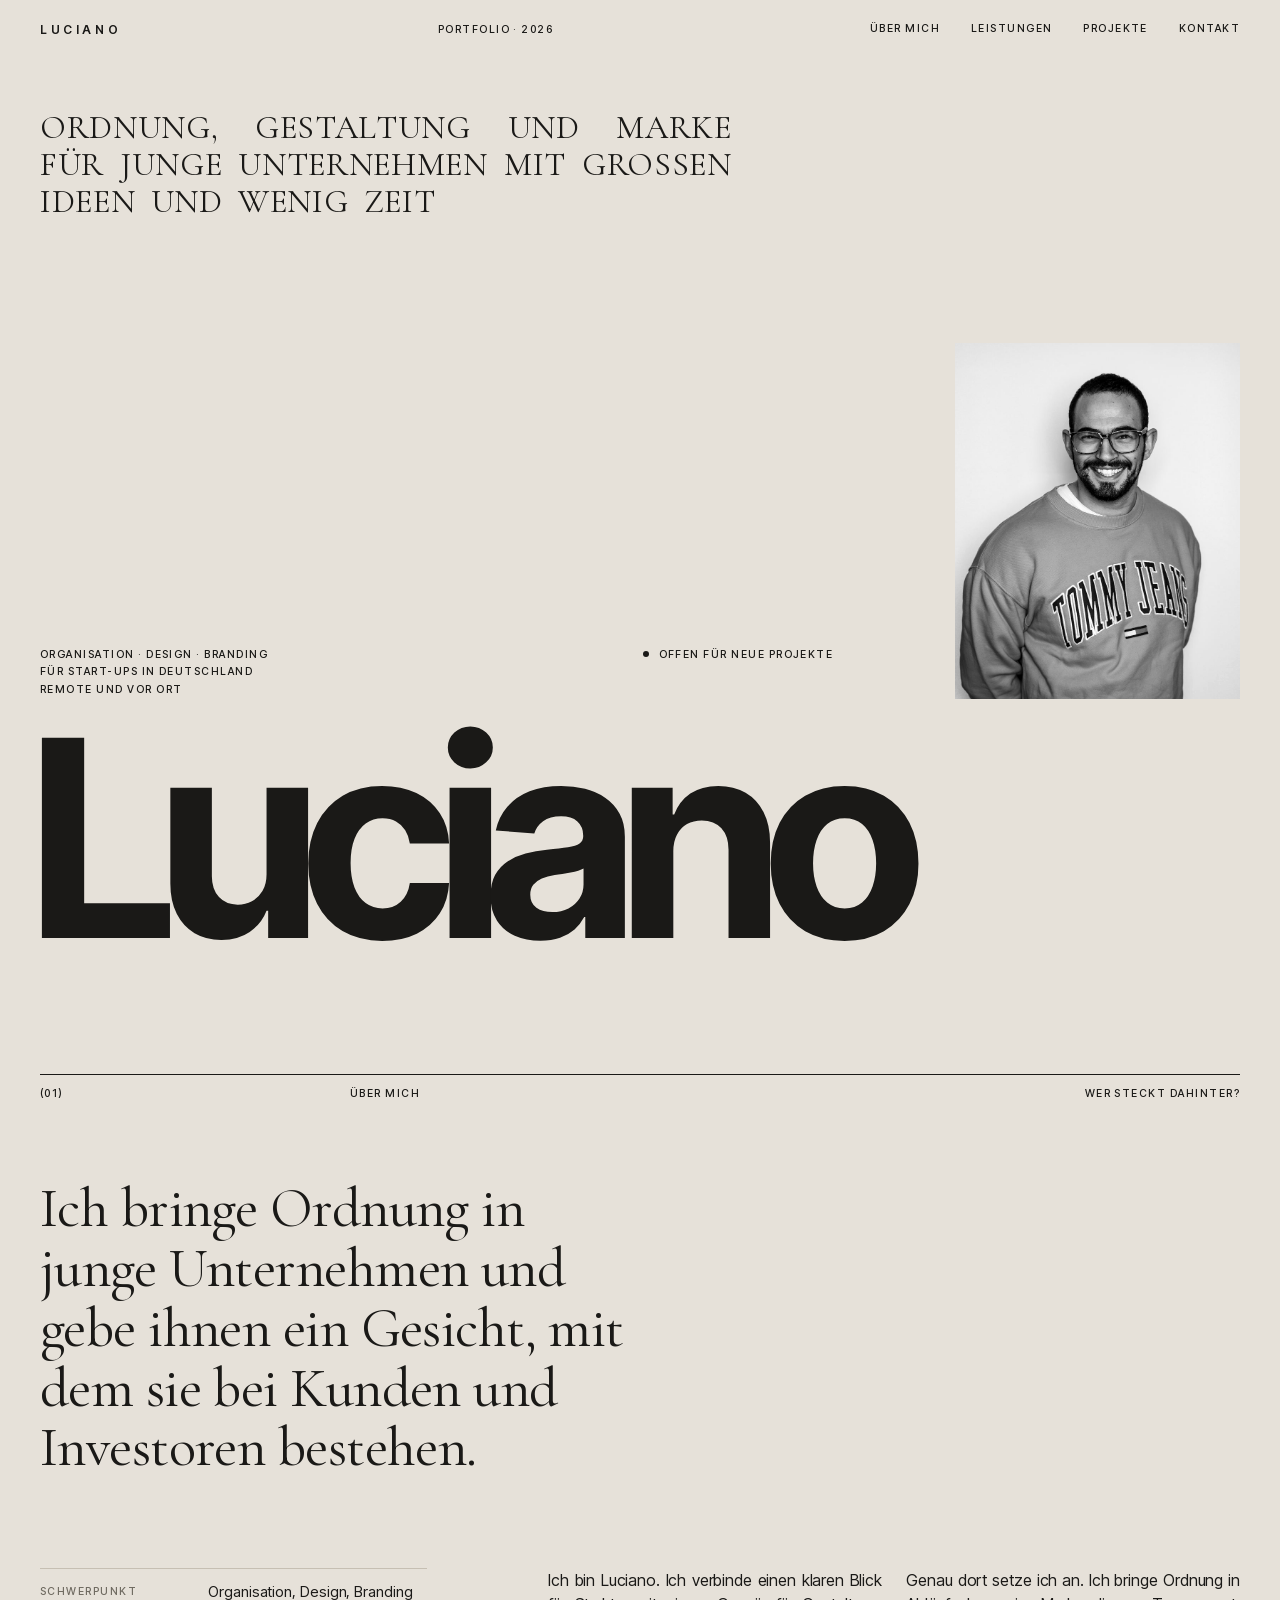
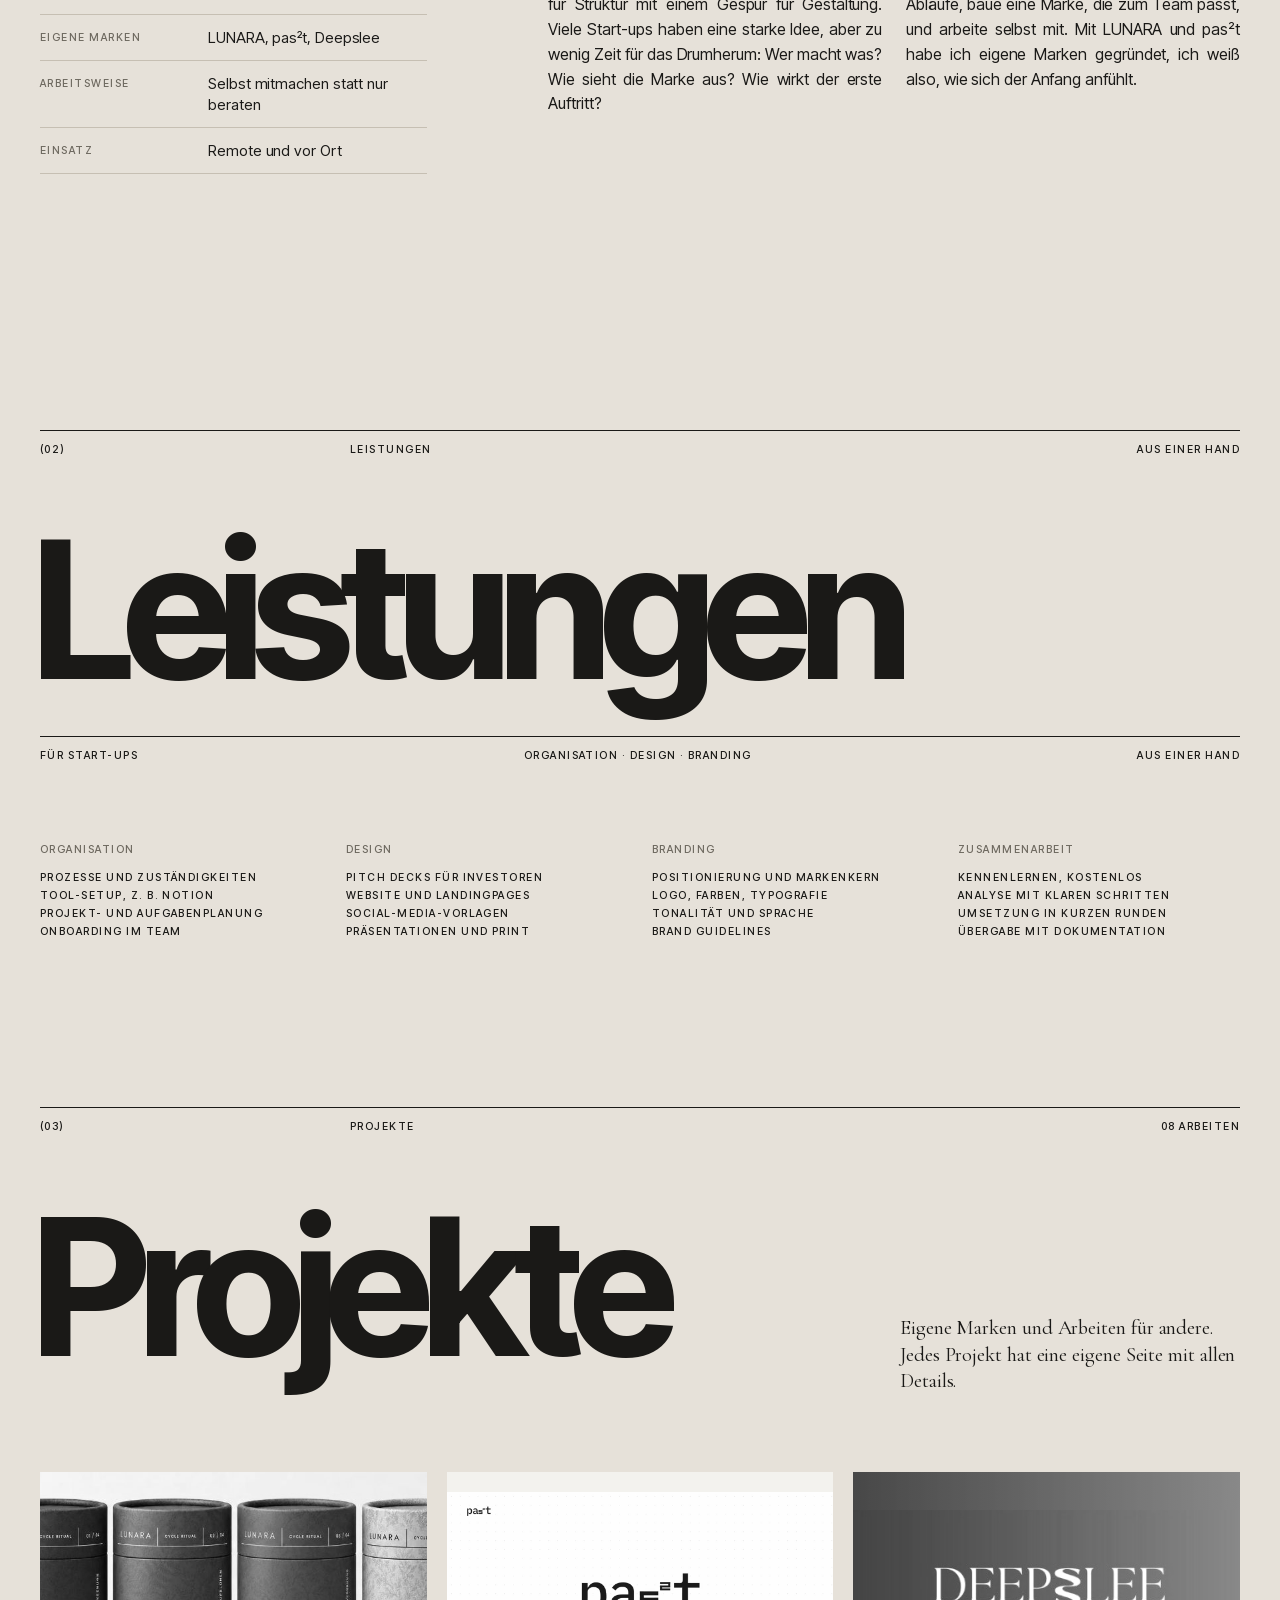
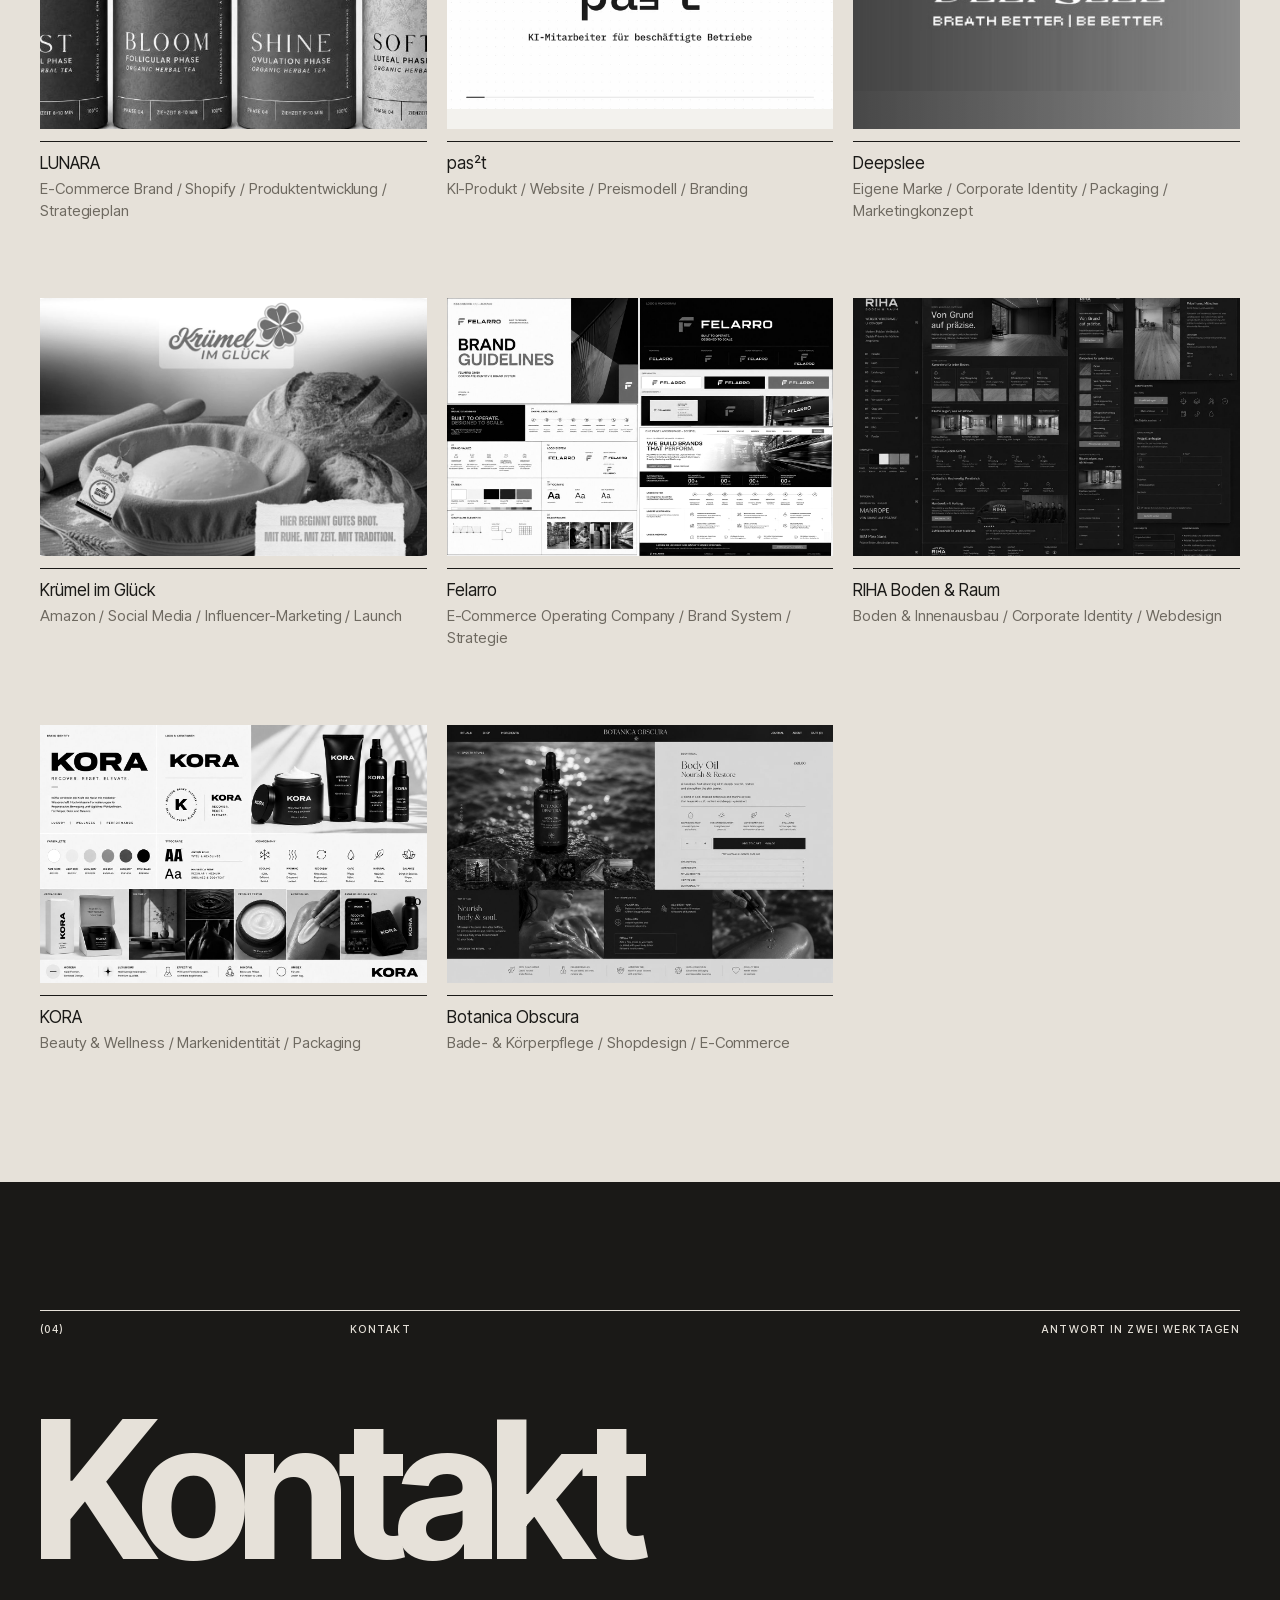
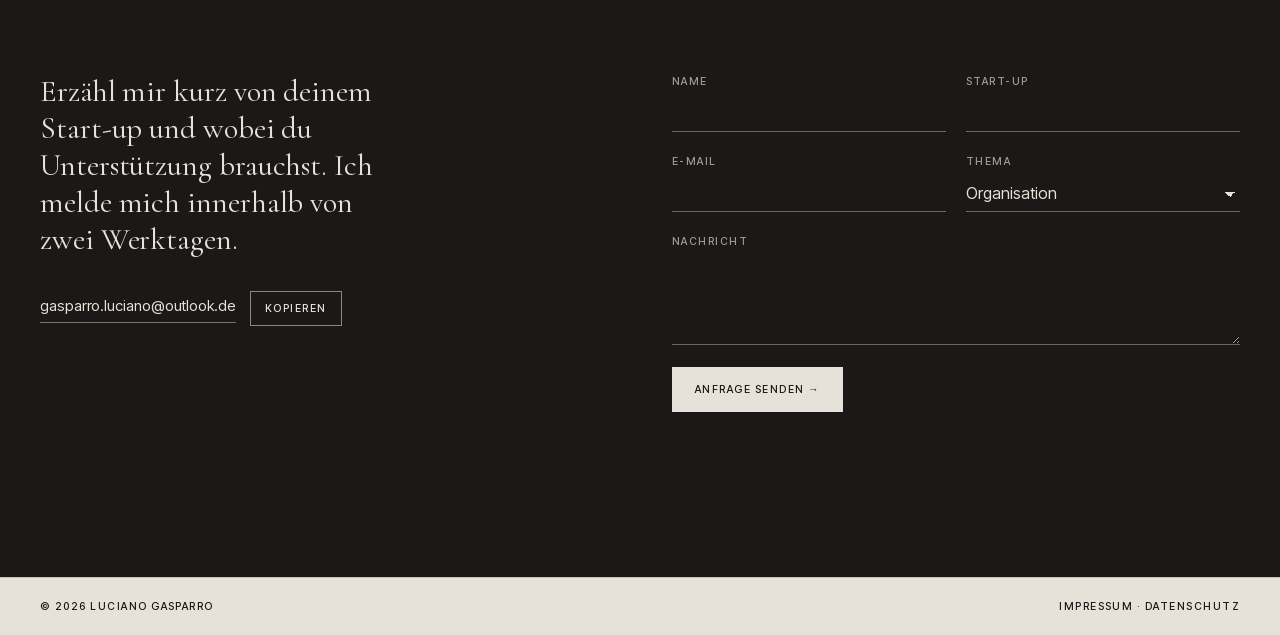
<file: index.html>
<!doctype html>
<html lang="de">
<head>
<meta charset="utf-8">
<meta name="viewport" content="width=device-width, initial-scale=1, viewport-fit=cover">
<title>Luciano Portfolio</title>
<meta name="claude:viewport-fit-sides" content="cover">
<meta name="description" content="Luciano unterstützt Start-ups bei Organisation, Design und Branding.">
<link rel="stylesheet" href="assets/fonts/fonts.css">
<link rel="stylesheet" href="assets/site.css">
<link rel="stylesheet" href="assets/editorial.css">
</head>
<body>
<header class="e-top">
  <div class="e-wrap e-top-row">
    <a class="e-logo" href="#start">Luciano</a>
    <span class="e-mini e-hide-s">Portfolio · 2026</span>
    <nav class="e-nav" aria-label="Hauptnavigation">
      <a href="#ueber-mich">Über mich</a>
      <a href="#leistungen">Leistungen</a>
      <a href="#projekte">Projekte</a>
      <a href="#kontakt">Kontakt</a>
    </nav>
  </div>
</header>

<main id="start">

  <!-- 1 · Titelblatt -->
  <section class="e-cover">
    <div class="e-wrap e-cover-grid">
      <p class="e-spaced">Ordnung, Gestaltung und Marke für junge Unternehmen mit großen Ideen und wenig Zeit</p>
      <figure class="e-cover-img">
        <img src="assets/lui.jpg" alt="Porträt von Luciano in Schwarz-Weiß" width="800" height="1200">
      </figure>
      <div class="e-cover-notes">
        <p class="e-mini">Organisation · Design · Branding<br>für Start-ups in Deutschland<br>remote und vor Ort</p>
        <p class="e-mini e-right"><span class="e-dot" aria-hidden="true"></span> Offen für neue Projekte</p>
      </div>
    </div>
    <div class="e-wrap"><h1 class="e-giant" aria-label="Luciano">Luciano</h1></div>
  </section>

  <!-- 2 · Über mich, rein typografisch -->
  <section class="e-about" id="ueber-mich">
    <div class="e-wrap">
      <div class="e-sec-head"><span class="e-mini">(01)</span><span class="e-mini">Über mich</span><span class="e-mini e-hide-s">Wer steckt dahinter?</span></div>
      <p class="e-statement">Ich bringe Ordnung in junge Unternehmen und gebe ihnen ein Gesicht, mit dem sie bei Kunden und Investoren bestehen.</p>
      <div class="e-about-grid">
        <dl class="e-facts">
          <div><dt>Schwerpunkt</dt><dd>Organisation, Design, Branding</dd></div>
          <div><dt>Eigene Marken</dt><dd>LUNARA, pas²t, Deepslee</dd></div>
          <div><dt>Arbeitsweise</dt><dd>Selbst mitmachen statt nur beraten</dd></div>
          <div><dt>Einsatz</dt><dd>Remote und vor Ort</dd></div>
        </dl>
        <div class="e-about-txt">
          <p>Ich bin Luciano. Ich verbinde einen klaren Blick für Struktur mit einem Gespür für Gestaltung. Viele Start-ups haben eine starke Idee, aber zu wenig Zeit für das Drumherum: Wer macht was? Wie sieht die Marke aus? Wie wirkt der erste Auftritt?</p>
          <p>Genau dort setze ich an. Ich bringe Ordnung in Abläufe, baue eine Marke, die zum Team passt, und arbeite selbst mit. Mit LUNARA und pas²t habe ich eigene Marken gegründet, ich weiß also, wie sich der Anfang anfühlt.</p>
        </div>
      </div>
    </div>
  </section>

  <!-- 3 · Leistungen, Layout wie ein Angebot -->
  <section class="e-sheet" id="leistungen">
    <div class="e-wrap">
      <div class="e-sec-head"><span class="e-mini">(02)</span><span class="e-mini">Leistungen</span><span class="e-mini e-hide-s">Aus einer Hand</span></div>
      <h2 class="e-giant e-giant-2">Leistungen</h2>
      <div class="e-under">
        <span class="e-mini">Für Start-ups</span>
        <span class="e-mini">Organisation · Design · Branding</span>
        <span class="e-mini e-hide-s">Aus einer Hand</span>
      </div>
      <div class="e-cols e-cols-after">
        <div>
          <p class="e-mini e-soft">Organisation</p>
          <p class="e-mini">Prozesse und Zuständigkeiten<br>Tool-Setup, z. B. Notion<br>Projekt- und Aufgabenplanung<br>Onboarding im Team</p>
        </div>
        <div>
          <p class="e-mini e-soft">Design</p>
          <p class="e-mini">Pitch Decks für Investoren<br>Website und Landingpages<br>Social-Media-Vorlagen<br>Präsentationen und Print</p>
        </div>
        <div>
          <p class="e-mini e-soft">Branding</p>
          <p class="e-mini">Positionierung und Markenkern<br>Logo, Farben, Typografie<br>Tonalität und Sprache<br>Brand Guidelines</p>
        </div>
        <div>
          <p class="e-mini e-soft">Zusammenarbeit</p>
          <p class="e-mini">Kennenlernen, kostenlos<br>Analyse mit klaren Schritten<br>Umsetzung in kurzen Runden<br>Übergabe mit Dokumentation</p>
        </div>
      </div>
    </div>
  </section>

  <!-- 4 · Projekte -->
  <section class="e-work" id="projekte">
    <div class="e-wrap">
      <div class="e-sec-head"><span class="e-mini">(03)</span><span class="e-mini">Projekte</span><span class="e-mini e-hide-s">08 Arbeiten</span></div>
      <div class="e-work-head">
        <h2 class="e-giant e-giant-2">Projekte</h2>
        <p class="e-serif">Eigene Marken und Arbeiten für andere. Jedes Projekt hat eine eigene Seite mit allen Details.</p>
      </div>
      <div class="e-grid" id="project-list"></div>
    </div>
  </section>

  <!-- 5 · Kontakt -->
  <section class="e-dark e-contact" id="kontakt">
    <div class="e-wrap">
      <div class="e-sec-head"><span class="e-mini">(04)</span><span class="e-mini">Kontakt</span><span class="e-mini e-hide-s">Antwort in zwei Werktagen</span></div>
      <h2 class="e-giant e-giant-2">Kontakt</h2>
      <div class="e-contact-grid">
        <div>
          <p class="e-serif e-serif-l">Erzähl mir kurz von deinem Start-up und wobei du Unterstützung brauchst. Ich melde mich innerhalb von zwei Werktagen.</p>
          <div class="e-mail">
            <code id="mail-addr">gasparro.luciano@outlook.de</code>
            <button type="button" id="copy-mail">Kopieren</button>
          </div>
        </div>
        <form class="e-form" id="contact-form" novalidate>
          <label for="f-name">Name<input id="f-name" name="name" autocomplete="name" required></label>
          <label for="f-firma">Start-up<input id="f-firma" name="firma" autocomplete="organization"></label>
          <label for="f-mail">E-Mail<input id="f-mail" name="email" type="email" autocomplete="email" required></label>
          <label for="f-thema">Thema
            <select id="f-thema" name="thema">
              <option>Organisation</option>
              <option>Design</option>
              <option>Branding</option>
              <option>Mehreres davon</option>
            </select>
          </label>
          <label for="f-msg" class="e-full">Nachricht<textarea id="f-msg" name="nachricht" required></textarea></label>
          <button class="e-send" type="submit">Anfrage senden →</button>
          <p class="e-mini e-note" id="f-note" role="status"></p>
        </form>
      </div>
    </div>
  </section>
</main>

<footer class="e-foot">
  <div class="e-wrap e-top-row">
    <span class="e-mini">© <span id="year">2026</span> Luciano Gasparro</span>
    <span class="e-mini"><a href="impressum.html">Impressum</a> · <a href="datenschutz.html">Datenschutz</a></span>
  </div>
</footer>

<script>
/* Neue Projekte einfach hier ergänzen. */
const PROJECTS = [
  { title: "LUNARA", niche: "E-Commerce Brand / Shopify / Produktentwicklung / Strategieplan", image: "assets/projekte/lunara/set.jpg", link: "projekte/lunara.html" },
  { title: "pas²t", niche: "KI-Produkt / Website / Preismodell / Branding", image: "assets/projekte/pas2t/demo-poster.jpg", link: "projekte/pas2t.html" },
  { title: "Deepslee", niche: "Eigene Marke / Corporate Identity / Packaging / Marketingkonzept", image: "assets/projekte/deepslee/start.jpg", link: "projekte/deepslee.html" },
  { title: "Krümel im Glück", niche: "Amazon / Social Media / Influencer-Marketing / Launch", image: "assets/projekte/kruemel/1.jpg", link: "projekte/kruemel-im-glueck.html" },
  { title: "Felarro", niche: "E-Commerce Operating Company / Brand System / Strategie", image: "assets/projekte/felarro/guidelines.jpg", link: "projekte/felarro.html" },
  { title: "RIHA Boden & Raum", niche: "Boden & Innenausbau / Corporate Identity / Webdesign", image: "assets/projekte/riha/web.jpg", link: "projekte/riha.html" },
  { title: "KORA", niche: "Beauty & Wellness / Markenidentität / Packaging", image: "assets/projekte/kora/board.jpg", link: "projekte/kora.html" },
  { title: "Botanica Obscura", niche: "Bade- & Körperpflege / Shopdesign / E-Commerce", image: "assets/projekte/botanica/oil.jpg", link: "projekte/botanica-obscura.html" }
];

const list = document.getElementById("project-list");
PROJECTS.forEach((p, i) => {
  const a = document.createElement("a");
  a.className = "e-item";
  a.href = p.link;
  const fig = document.createElement("div"); fig.className = "e-thumb";
  const img = document.createElement("img"); img.src = p.image; img.alt = p.title; img.loading = "lazy";
  fig.appendChild(img);
  const cap = document.createElement("div"); cap.className = "e-cap";
  const t = document.createElement("span"); t.className = "e-cap-t"; t.textContent = p.title;
  const n = document.createElement("span"); n.className = "e-cap-n"; n.textContent = p.niche;
  cap.append(t, n);
  a.append(fig, cap);
  list.appendChild(a);
});

document.getElementById("year").textContent = new Date().getFullYear();

const addr = document.getElementById("mail-addr").textContent.trim();
document.getElementById("copy-mail").addEventListener("click", e => {
  const btn = e.currentTarget;
  navigator.clipboard.writeText(addr).then(() => { btn.textContent = "Kopiert"; })
    .catch(() => { const r = document.createRange(); r.selectNodeContents(document.getElementById("mail-addr")); const s = getSelection(); s.removeAllRanges(); s.addRange(r); btn.textContent = "Markiert"; });
});

document.getElementById("contact-form").addEventListener("submit", e => {
  e.preventDefault();
  const f = e.target, note = document.getElementById("f-note");
  if (!f.name.value.trim() || !f.email.value.includes("@") || !f.nachricht.value.trim()) {
    note.textContent = "Bitte Name, eine gültige E-Mail und eine Nachricht ausfüllen.";
    return;
  }
  const body = `Name: ${f.name.value}\nStart-up: ${f.firma.value}\nE-Mail: ${f.email.value}\nThema: ${f.thema.value}\n\n${f.nachricht.value}`;
  location.href = `mailto:${addr}?subject=${encodeURIComponent("Anfrage: " + f.thema.value)}&body=${encodeURIComponent(body)}`;
  note.textContent = `Dein E-Mail-Programm sollte sich jetzt öffnen. Falls nicht, schreib direkt an ${addr}.`;
});
</script>
</body>
</html>
</file>
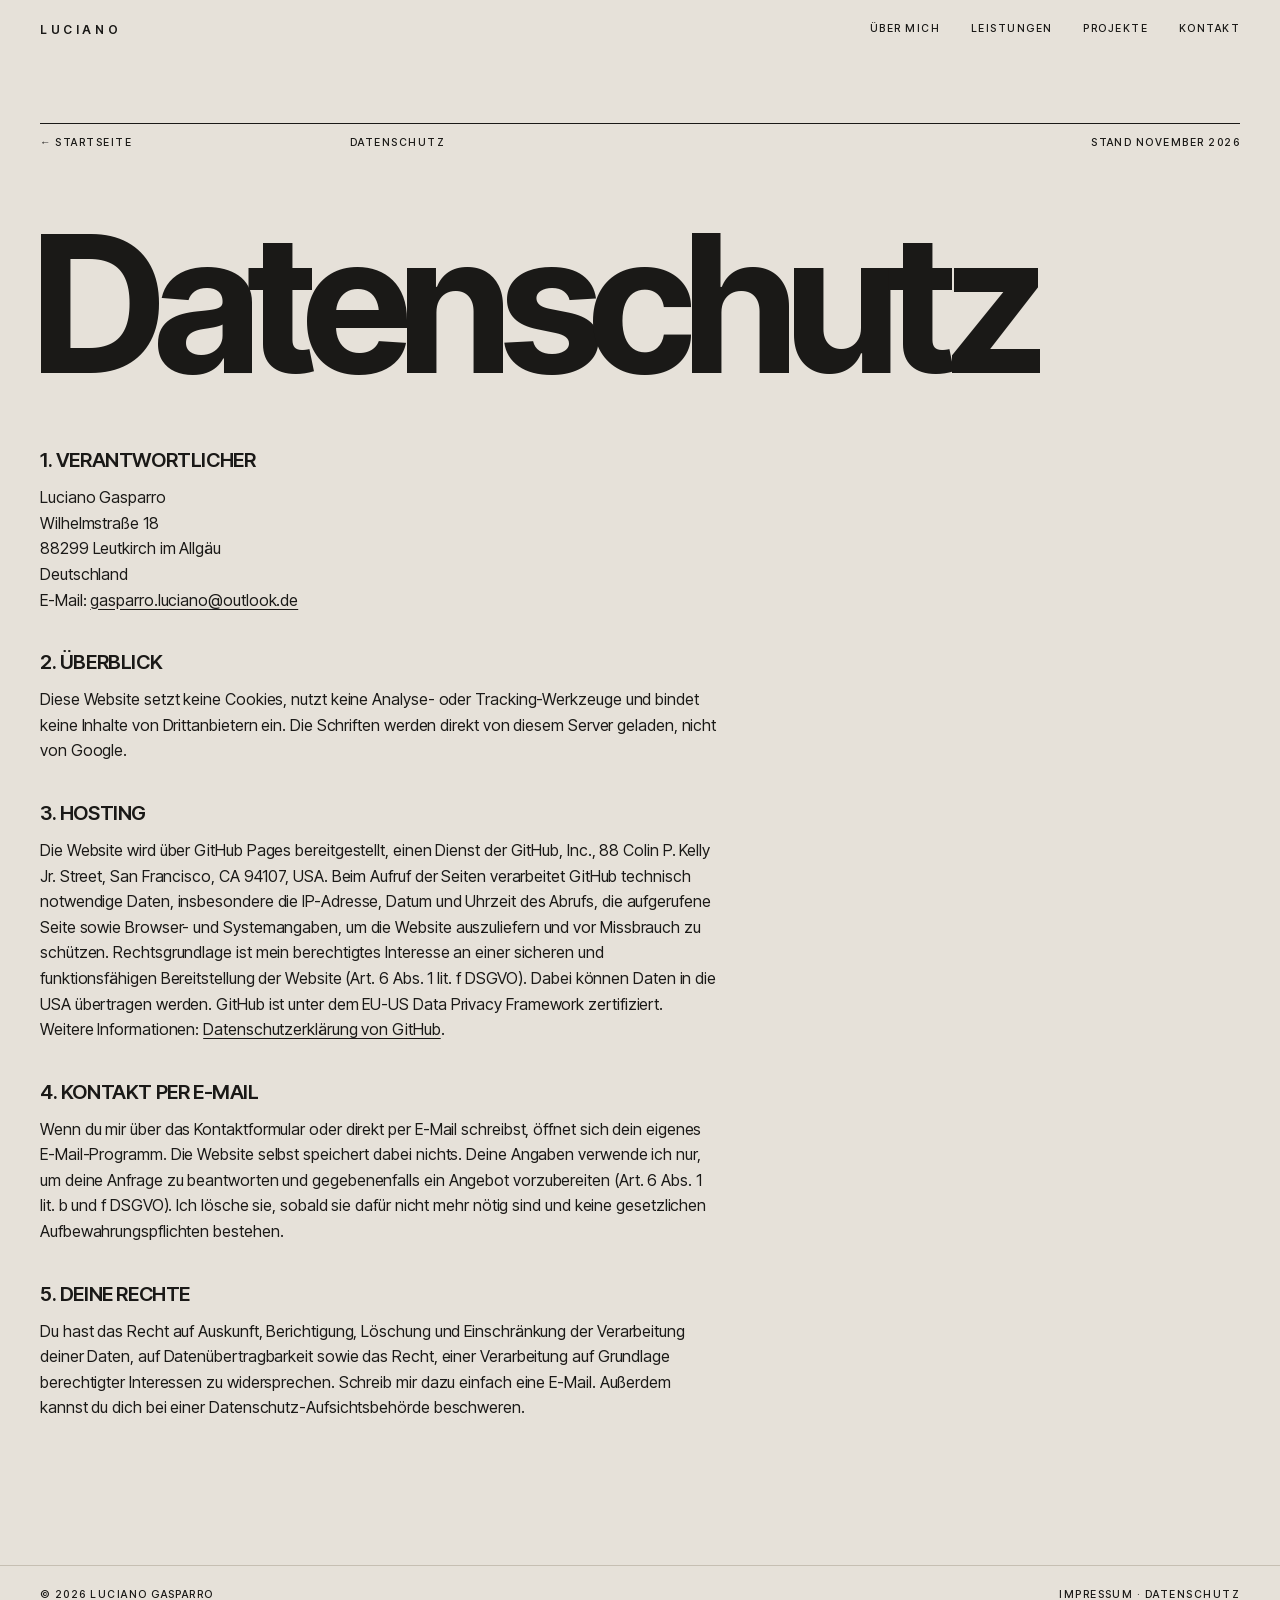
<file: datenschutz.html>
<!doctype html>
<html lang="de">
<head>
<meta charset="utf-8">
<meta name="viewport" content="width=device-width, initial-scale=1, viewport-fit=cover">
<title>Datenschutz · Luciano Gasparro</title>
<meta name="robots" content="noindex">
<link rel="stylesheet" href="assets/fonts/fonts.css">
<link rel="stylesheet" href="assets/site.css">
<link rel="stylesheet" href="assets/editorial.css">
<style>
  .legal { padding-block: clamp(32px, 5vw, 72px) clamp(72px, 10vw, 150px); }
  .legal-body { max-width: 680px; }
  .legal-body h2 { font-family: var(--font-display); font-weight: 600; font-size: 20px; letter-spacing: -.02em; margin: 40px 0 8px; }
  .legal-body p, .legal-body li { font-size: 16px; line-height: 1.6; }
  .legal-body a { text-underline-offset: 3px; }
</style>
</head>
<body>
<header class="e-top">
  <div class="e-wrap e-top-row">
    <a class="e-logo" href="index.html">Luciano</a>
    <nav class="e-nav" aria-label="Hauptnavigation">
      <a href="index.html#ueber-mich">Über mich</a>
      <a href="index.html#leistungen">Leistungen</a>
      <a href="index.html#projekte">Projekte</a>
      <a href="index.html#kontakt">Kontakt</a>
    </nav>
  </div>
</header>
<main class="legal">
  <div class="e-wrap">
    <div class="e-sec-head"><a class="e-mini" href="index.html" style="text-decoration:none">← Startseite</a><span class="e-mini">Datenschutz</span><span class="e-mini e-hide-s">Stand November 2026</span></div>
    <h1 class="e-giant e-giant-2">Datenschutz</h1>
    <div class="legal-body">
      <h2>1. Verantwortlicher</h2>
      <p>Luciano Gasparro<br>Wilhelmstraße 18<br>88299 Leutkirch im Allgäu<br>Deutschland<br>E-Mail: <a href="mailto:gasparro.luciano@outlook.de">gasparro.luciano@outlook.de</a></p>
      <h2>2. Überblick</h2>
      <p>Diese Website setzt keine Cookies, nutzt keine Analyse- oder Tracking-Werkzeuge und bindet keine Inhalte von Drittanbietern ein. Die Schriften werden direkt von diesem Server geladen, nicht von Google.</p>
      <h2>3. Hosting</h2>
      <p>Die Website wird über GitHub Pages bereitgestellt, einen Dienst der GitHub, Inc., 88 Colin P. Kelly Jr. Street, San Francisco, CA 94107, USA. Beim Aufruf der Seiten verarbeitet GitHub technisch notwendige Daten, insbesondere die IP-Adresse, Datum und Uhrzeit des Abrufs, die aufgerufene Seite sowie Browser- und Systemangaben, um die Website auszuliefern und vor Missbrauch zu schützen. Rechtsgrundlage ist mein berechtigtes Interesse an einer sicheren und funktionsfähigen Bereitstellung der Website (Art. 6 Abs. 1 lit. f DSGVO). Dabei können Daten in die USA übertragen werden. GitHub ist unter dem EU-US Data Privacy Framework zertifiziert. Weitere Informationen: <a href="https://docs.github.com/de/site-policy/privacy-policies/github-general-privacy-statement" rel="noopener">Datenschutzerklärung von GitHub</a>.</p>
      <h2>4. Kontakt per E-Mail</h2>
      <p>Wenn du mir über das Kontaktformular oder direkt per E-Mail schreibst, öffnet sich dein eigenes E-Mail-Programm. Die Website selbst speichert dabei nichts. Deine Angaben verwende ich nur, um deine Anfrage zu beantworten und gegebenenfalls ein Angebot vorzubereiten (Art. 6 Abs. 1 lit. b und f DSGVO). Ich lösche sie, sobald sie dafür nicht mehr nötig sind und keine gesetzlichen Aufbewahrungspflichten bestehen.</p>
      <h2>5. Deine Rechte</h2>
      <p>Du hast das Recht auf Auskunft, Berichtigung, Löschung und Einschränkung der Verarbeitung deiner Daten, auf Datenübertragbarkeit sowie das Recht, einer Verarbeitung auf Grundlage berechtigter Interessen zu widersprechen. Schreib mir dazu einfach eine E-Mail. Außerdem kannst du dich bei einer Datenschutz-Aufsichtsbehörde beschweren.</p>
    </div>
  </div>
</main>
<footer class="e-foot">
  <div class="e-wrap e-top-row">
    <span class="e-mini">© 2026 Luciano Gasparro</span>
    <span class="e-mini"><a href="impressum.html">Impressum</a> · <a href="datenschutz.html">Datenschutz</a></span>
  </div>
</footer>
</body>
</html>
</file>
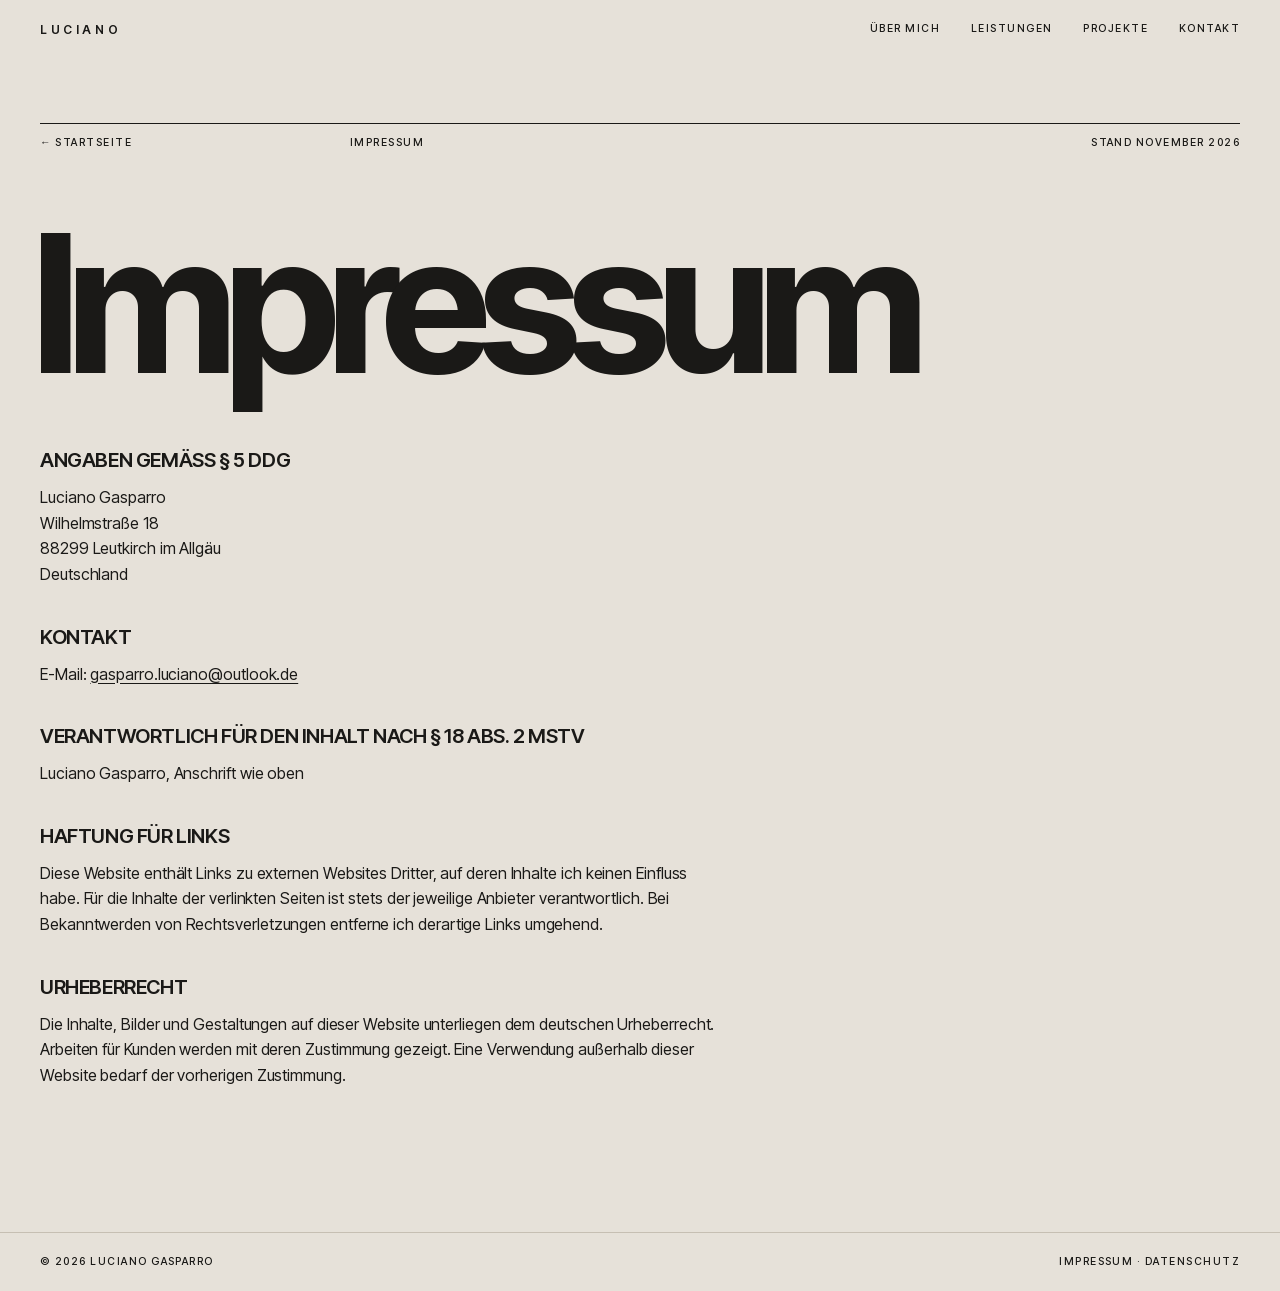
<file: impressum.html>
<!doctype html>
<html lang="de">
<head>
<meta charset="utf-8">
<meta name="viewport" content="width=device-width, initial-scale=1, viewport-fit=cover">
<title>Impressum · Luciano Gasparro</title>
<meta name="robots" content="noindex">
<link rel="stylesheet" href="assets/fonts/fonts.css">
<link rel="stylesheet" href="assets/site.css">
<link rel="stylesheet" href="assets/editorial.css">
<style>
  .legal { padding-block: clamp(32px, 5vw, 72px) clamp(72px, 10vw, 150px); }
  .legal-body { max-width: 680px; }
  .legal-body h2 { font-family: var(--font-display); font-weight: 600; font-size: 20px; letter-spacing: -.02em; margin: 40px 0 8px; }
  .legal-body p, .legal-body li { font-size: 16px; line-height: 1.6; }
  .legal-body a { text-underline-offset: 3px; }
</style>
</head>
<body>
<header class="e-top">
  <div class="e-wrap e-top-row">
    <a class="e-logo" href="index.html">Luciano</a>
    <nav class="e-nav" aria-label="Hauptnavigation">
      <a href="index.html#ueber-mich">Über mich</a>
      <a href="index.html#leistungen">Leistungen</a>
      <a href="index.html#projekte">Projekte</a>
      <a href="index.html#kontakt">Kontakt</a>
    </nav>
  </div>
</header>
<main class="legal">
  <div class="e-wrap">
    <div class="e-sec-head"><a class="e-mini" href="index.html" style="text-decoration:none">← Startseite</a><span class="e-mini">Impressum</span><span class="e-mini e-hide-s">Stand November 2026</span></div>
    <h1 class="e-giant e-giant-2">Impressum</h1>
    <div class="legal-body">
      <h2>Angaben gemäß § 5 DDG</h2>
      <p>Luciano Gasparro<br>Wilhelmstraße 18<br>88299 Leutkirch im Allgäu<br>Deutschland</p>
      <h2>Kontakt</h2>
      <p>E-Mail: <a href="mailto:gasparro.luciano@outlook.de">gasparro.luciano@outlook.de</a></p>
      <h2>Verantwortlich für den Inhalt nach § 18 Abs. 2 MStV</h2>
      <p>Luciano Gasparro, Anschrift wie oben</p>
      <h2>Haftung für Links</h2>
      <p>Diese Website enthält Links zu externen Websites Dritter, auf deren Inhalte ich keinen Einfluss habe. Für die Inhalte der verlinkten Seiten ist stets der jeweilige Anbieter verantwortlich. Bei Bekanntwerden von Rechtsverletzungen entferne ich derartige Links umgehend.</p>
      <h2>Urheberrecht</h2>
      <p>Die Inhalte, Bilder und Gestaltungen auf dieser Website unterliegen dem deutschen Urheberrecht. Arbeiten für Kunden werden mit deren Zustimmung gezeigt. Eine Verwendung außerhalb dieser Website bedarf der vorherigen Zustimmung.</p>
    </div>
  </div>
</main>
<footer class="e-foot">
  <div class="e-wrap e-top-row">
    <span class="e-mini">© 2026 Luciano Gasparro</span>
    <span class="e-mini"><a href="impressum.html">Impressum</a> · <a href="datenschutz.html">Datenschutz</a></span>
  </div>
</footer>
</body>
</html>
</file>
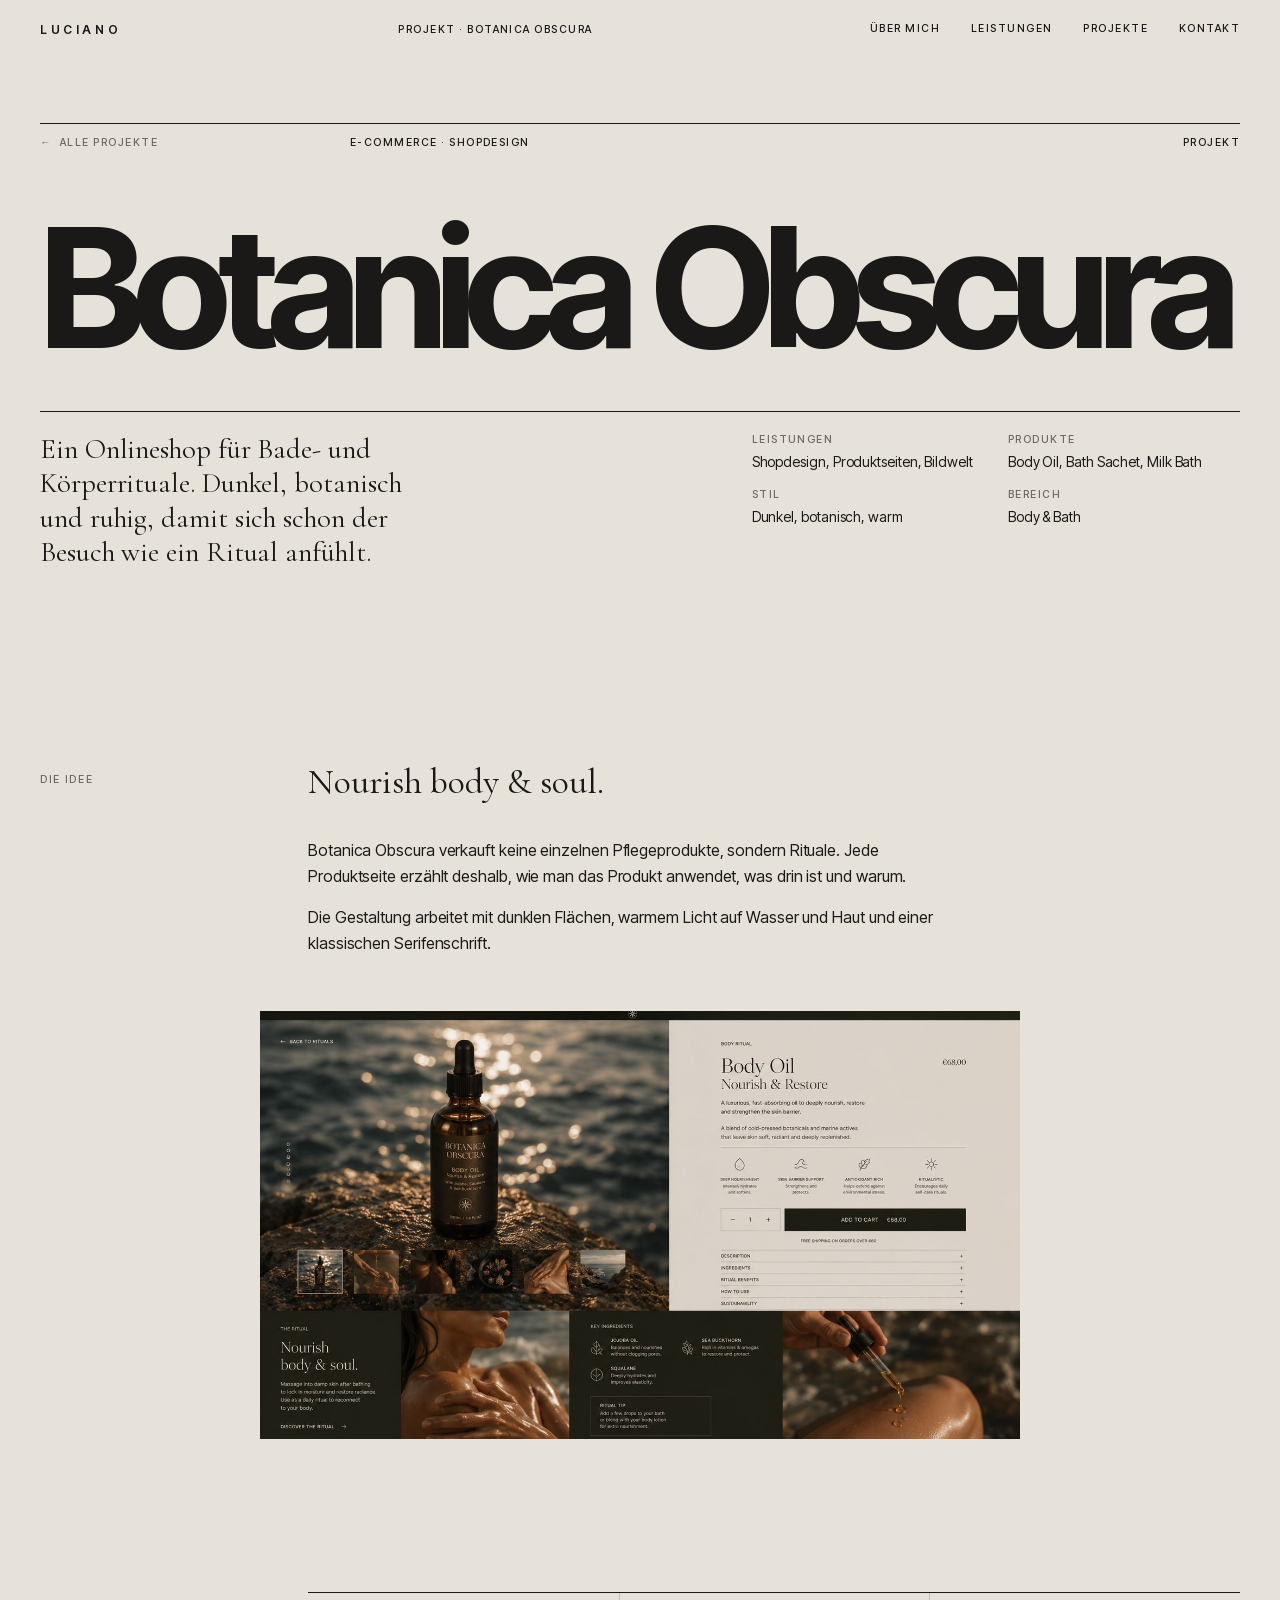
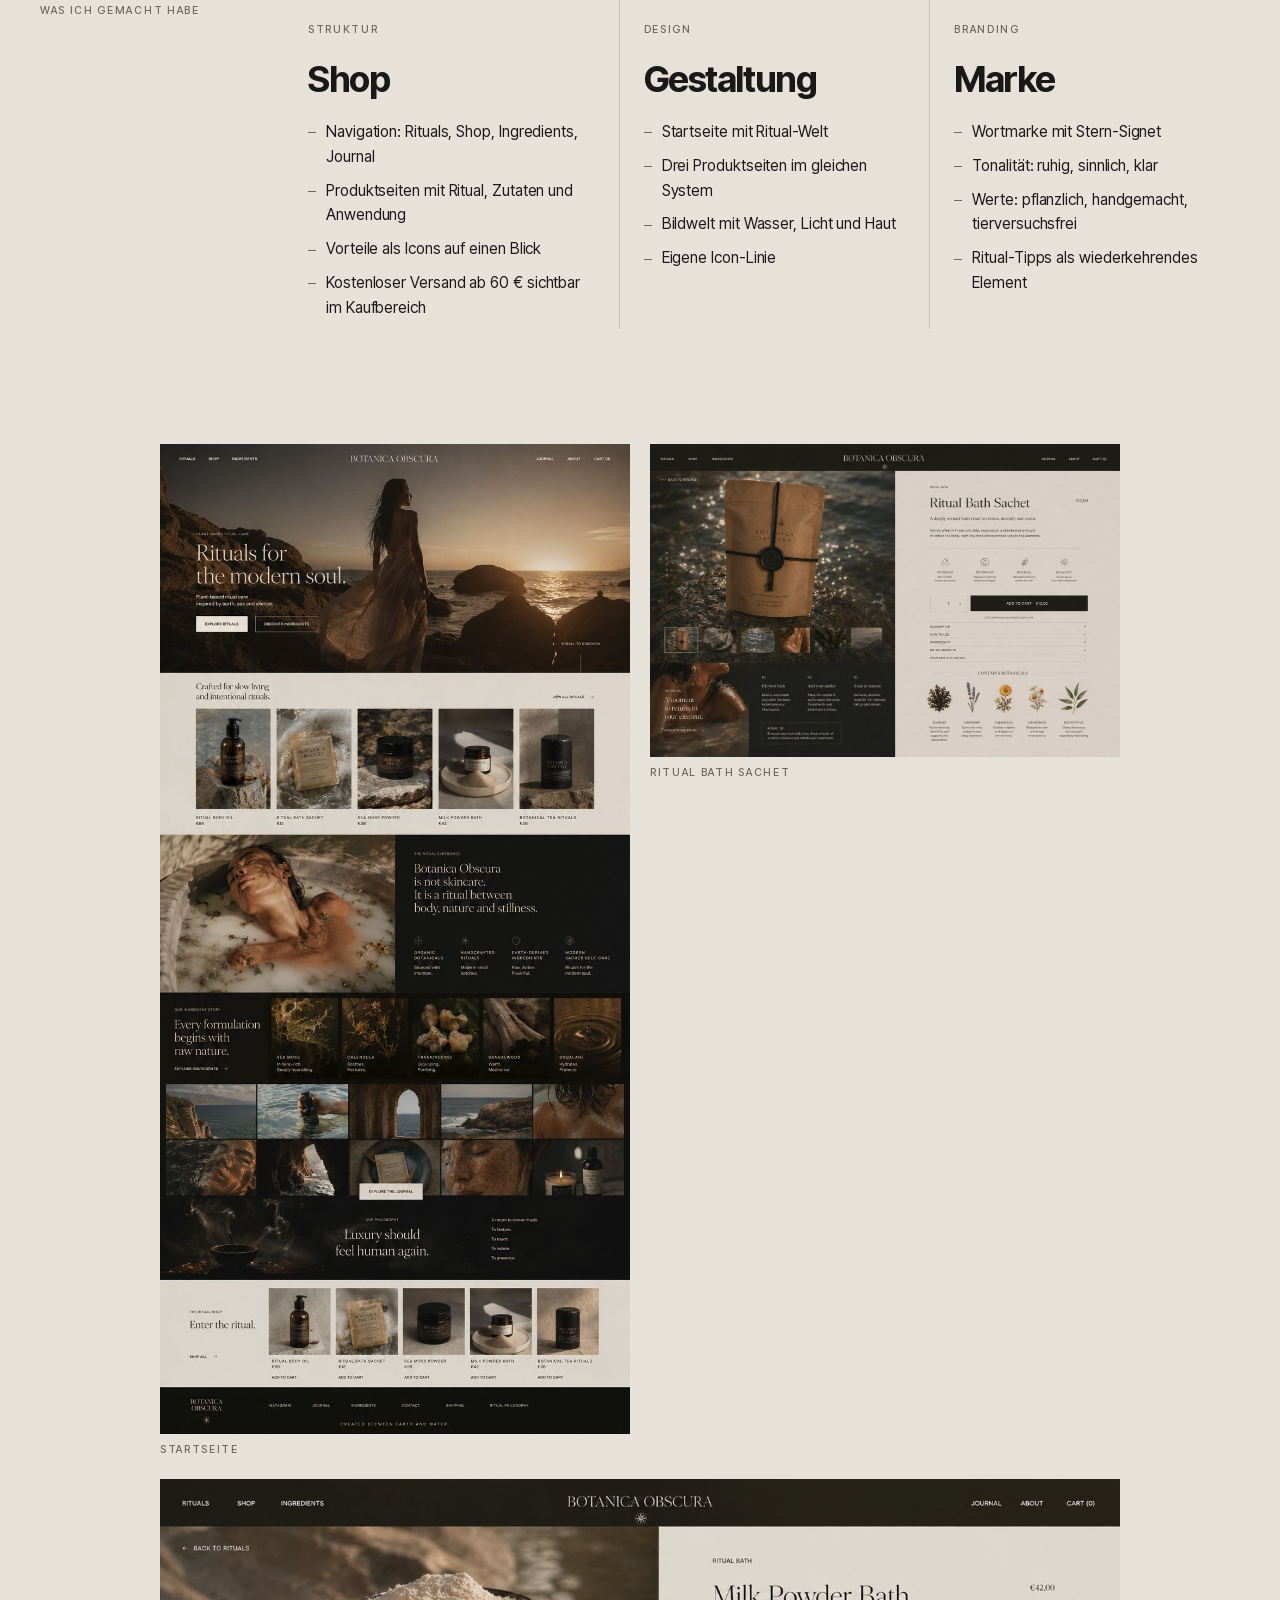
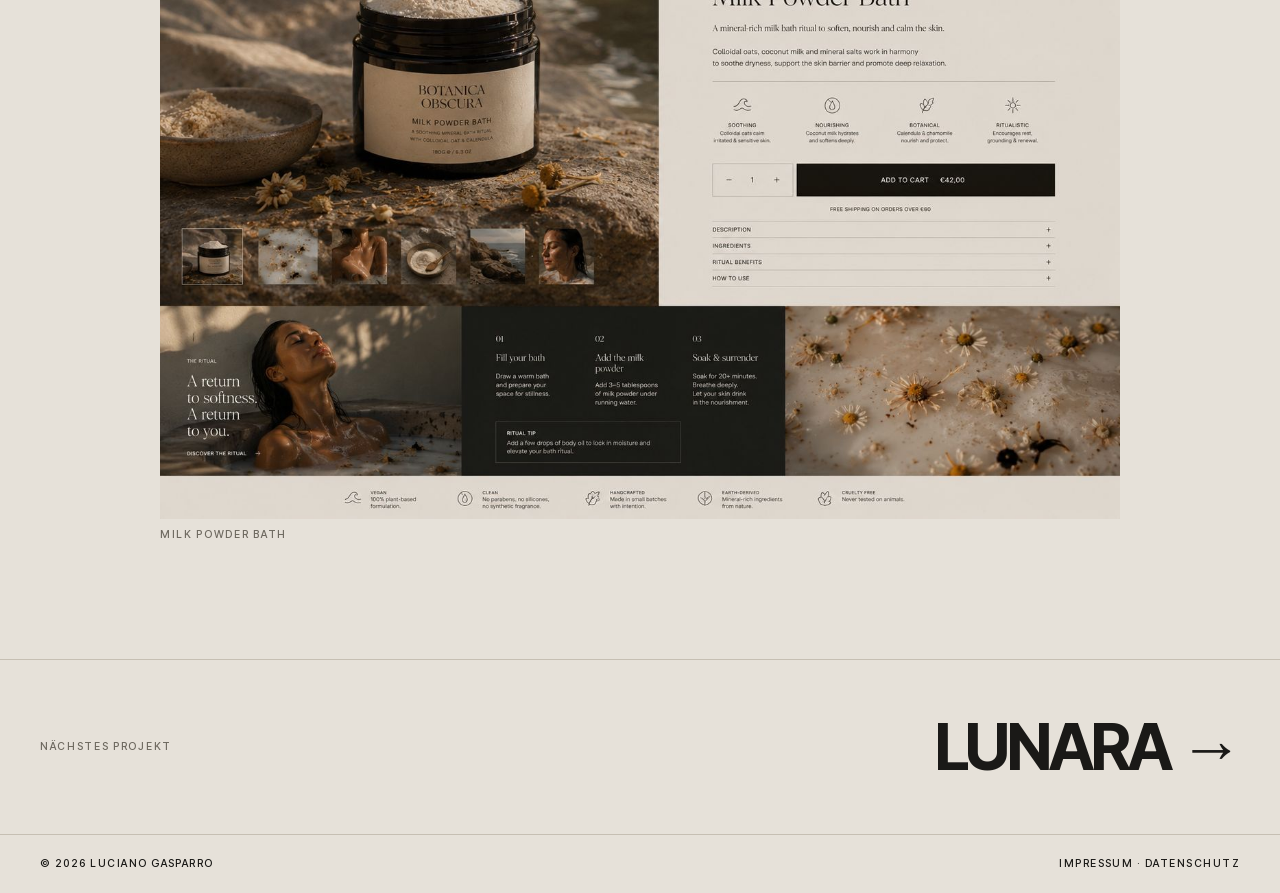
<file: projekte/botanica-obscura.html>
<!doctype html>
<html lang="de">
<head>
<meta charset="utf-8">
<meta name="viewport" content="width=device-width, initial-scale=1, viewport-fit=cover">
<title>Botanica Obscura · Luciano</title>
<meta name="claude:viewport-fit-sides" content="cover">
<meta name="description" content="Botanica Obscura: Shopdesign für eine Marke mit Bade- und Körperritualen.">
<link rel="stylesheet" href="../assets/fonts/fonts.css">
<link rel="stylesheet" href="../assets/site.css">
<link rel="stylesheet" href="../assets/editorial.css">
<style>
  :root { padding-top: env(safe-area-inset-top, 0px); padding-bottom: env(safe-area-inset-bottom, 0px); }
  .case { --brand: #2A2620; --brand-ink: #E8DFD2; }
  .word-cover { display: grid; place-items: center; text-align: center; padding: 24px; }
  .word-cover .word { font-family: var(--font-display); font-weight: 800; font-stretch: 118%; font-size: clamp(48px, 10vw, 140px); letter-spacing: .04em; line-height: 1; }
  .word-cover .sub { font-family: var(--font-mono); font-size: 12px; letter-spacing: .3em; text-transform: uppercase; margin-top: 16px; opacity: .85; }
</style>
</head>
<body class="case">

<header class="e-top">
  <div class="e-wrap e-top-row">
    <a class="e-logo" href="../index.html">Luciano</a>
    <span class="e-mini e-hide-s">Projekt · Botanica Obscura</span>
    <nav class="e-nav" aria-label="Hauptnavigation">
      <a href="../index.html#ueber-mich">Über mich</a>
      <a href="../index.html#leistungen">Leistungen</a>
      <a href="../index.html#projekte">Projekte</a>
      <a href="../index.html#kontakt">Kontakt</a>
    </nav>
  </div>
</header>

<main>
  <section class="c-hero">
    <div class="e-wrap">
      <div class="e-sec-head"><a class="back e-mini" href="../index.html#projekte"><span aria-hidden="true">←</span> Alle Projekte</a><span class="e-mini">E-Commerce · Shopdesign</span><span class="e-mini e-hide-s">Projekt</span></div>
      <h1 class="c-title">Botanica Obscura</h1>
      <div class="c-hero-grid">
        <p class="lead">Ein Onlineshop für Bade- und Körperrituale. Dunkel, botanisch und ruhig, damit sich schon der Besuch wie ein Ritual anfühlt.</p>
        <dl class="c-meta">
        <div><dt>Leistungen</dt><dd>Shopdesign, Produktseiten, Bildwelt</dd></div>
        <div><dt>Produkte</dt><dd>Body Oil, Bath Sachet, Milk Bath</dd></div>
        <div><dt>Stil</dt><dd>Dunkel, botanisch, warm</dd></div>
        <div><dt>Bereich</dt><dd>Body &amp; Bath</dd></div>
        </dl>
      </div>
    </div>
  </section>

  <section class="case-sec">
    <div class="wrap grid">
      <p class="label">Die Idee</p>
      <div class="body">
        <p class="big">Nourish body &amp; soul.</p>
        <p>Botanica Obscura verkauft keine einzelnen Pflegeprodukte, sondern Rituale. Jede Produktseite erzählt deshalb, wie man das Produkt anwendet, was drin ist und warum.</p>
        <p>Die Gestaltung arbeitet mit dunklen Flächen, warmem Licht auf Wasser und Haut und einer klassischen Serifenschrift.</p>
      </div>
    </div>
  </section>
  <div class="e-wrap c-media-wrap">
    <figure class="c-media"><img src="../assets/projekte/botanica/oil.jpg" alt="Produktseite Body Oil von Botanica Obscura" style="object-position:50% 30%"></figure>
  </div>

  <section class="case-sec">
    <div class="wrap grid">
      <p class="label">Was ich gemacht habe</p>
      <div class="body">
        <div class="did">
          <article>
            <span class="label">Struktur</span>
            <h3>Shop</h3>
            <ul>
              <li>Navigation: Rituals, Shop, Ingredients, Journal</li>
              <li>Produktseiten mit Ritual, Zutaten und Anwendung</li>
              <li>Vorteile als Icons auf einen Blick</li>
              <li>Kostenloser Versand ab 60 € sichtbar im Kaufbereich</li>
            </ul>
          </article>
          <article>
            <span class="label">Design</span>
            <h3>Gestaltung</h3>
            <ul>
              <li>Startseite mit Ritual-Welt</li>
              <li>Drei Produktseiten im gleichen System</li>
              <li>Bildwelt mit Wasser, Licht und Haut</li>
              <li>Eigene Icon-Linie</li>
            </ul>
          </article>
          <article>
            <span class="label">Branding</span>
            <h3>Marke</h3>
            <ul>
              <li>Wortmarke mit Stern-Signet</li>
              <li>Tonalität: ruhig, sinnlich, klar</li>
              <li>Werte: pflanzlich, handgemacht, tierversuchsfrei</li>
              <li>Ritual-Tipps als wiederkehrendes Element</li>
            </ul>
          </article>
        </div>
      </div>
    </div>
  </section>

  <section class="case-sec" aria-label="Bilder">
    <div class="wrap">
      <div class="gallery">
        <figure class="g-half"><img src="../assets/projekte/botanica/home.jpg" alt="Startseite des Botanica Obscura Shops" loading="lazy"><figcaption>Startseite</figcaption></figure>
        <figure class="g-half"><img src="../assets/projekte/botanica/sachet.jpg" alt="Produktseite Ritual Bath Sachet" loading="lazy"><figcaption>Ritual Bath Sachet</figcaption></figure>
        <figure class="g-wide"><img src="../assets/projekte/botanica/milk.jpg" alt="Produktseite Milk Powder Bath" loading="lazy"><figcaption>Milk Powder Bath</figcaption></figure>
      </div>
    </div>
  </section>
</main>

<nav class="case-next" aria-label="Nächstes Projekt">
  <div class="wrap">
    <span class="label">Nächstes Projekt</span>
    <a class="big" href="lunara.html">LUNARA →</a>
  </div>
</nav>

<footer class="e-foot">
  <div class="e-wrap e-top-row">
    <span class="e-mini">© 2026 Luciano Gasparro</span>
    <span class="e-mini"><a href="../impressum.html">Impressum</a> · <a href="../datenschutz.html">Datenschutz</a></span>
  </div>
</footer>
</body>
</html>
</file>
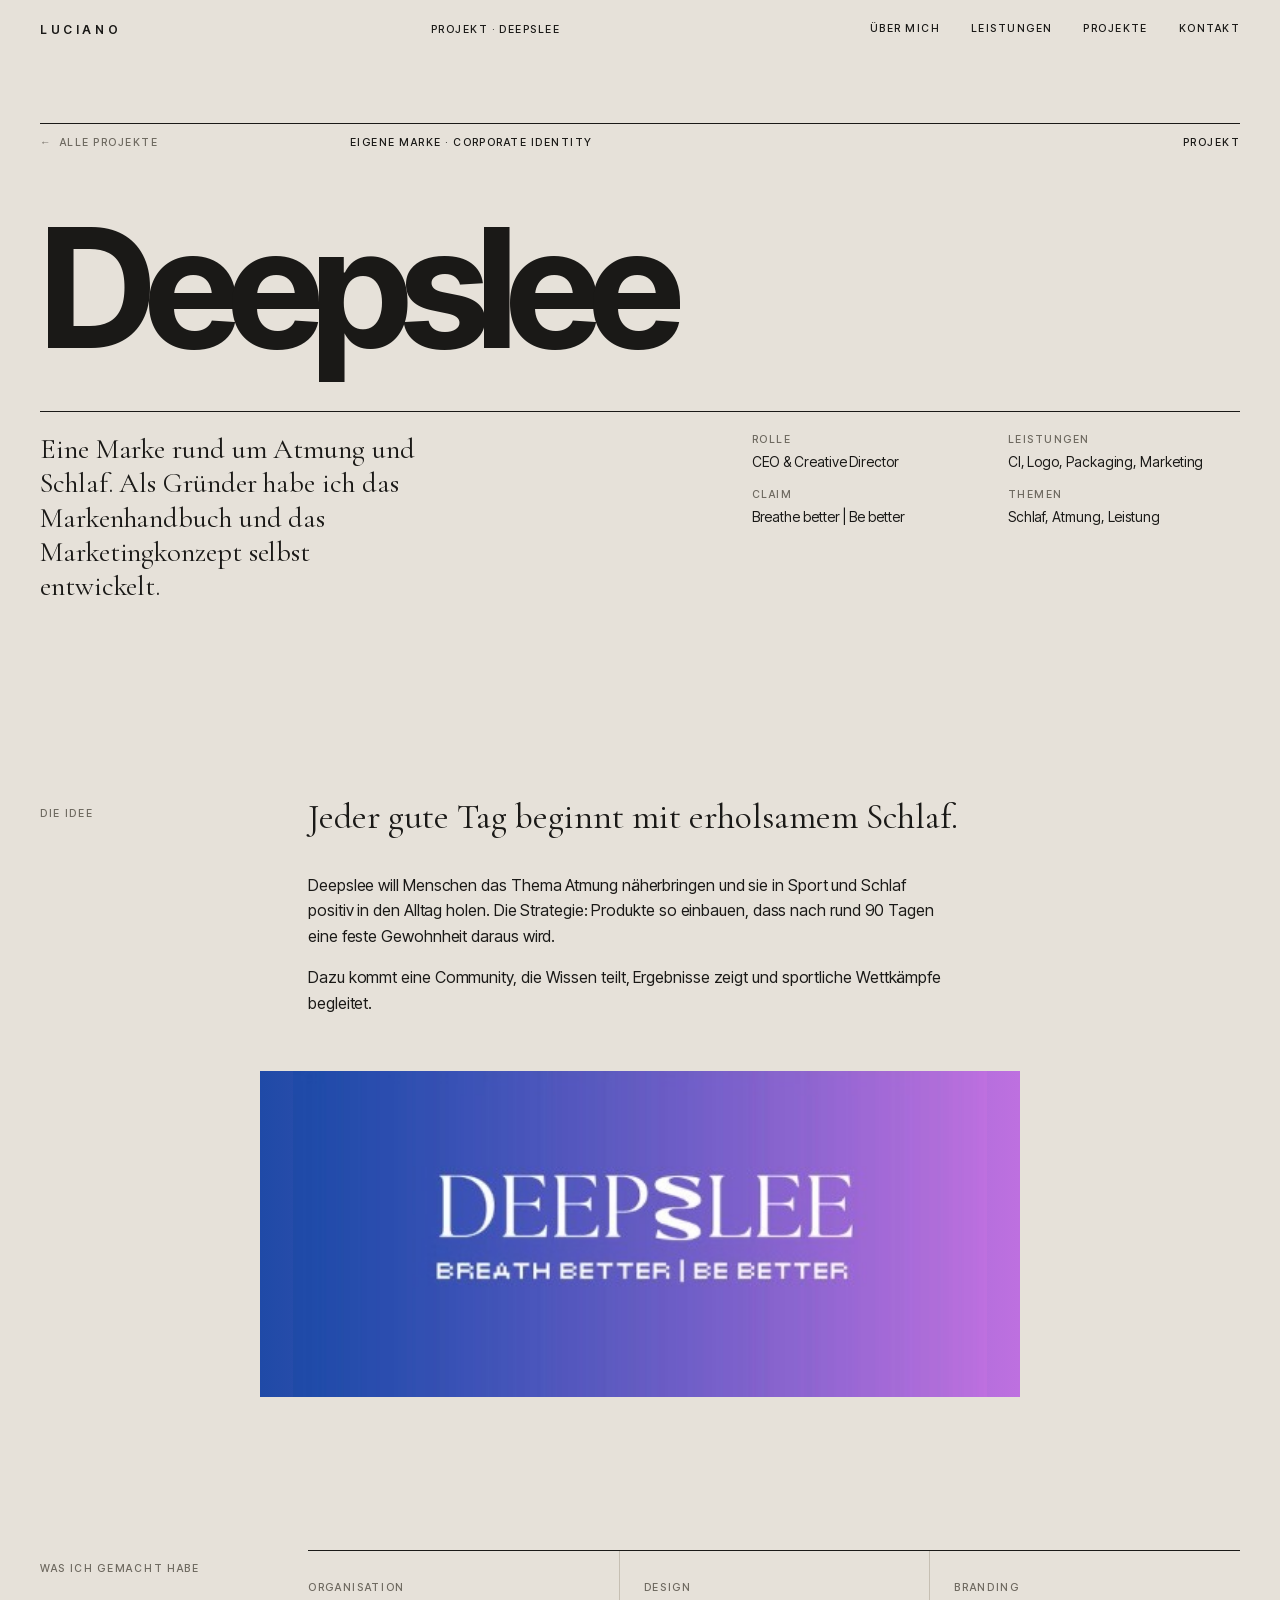
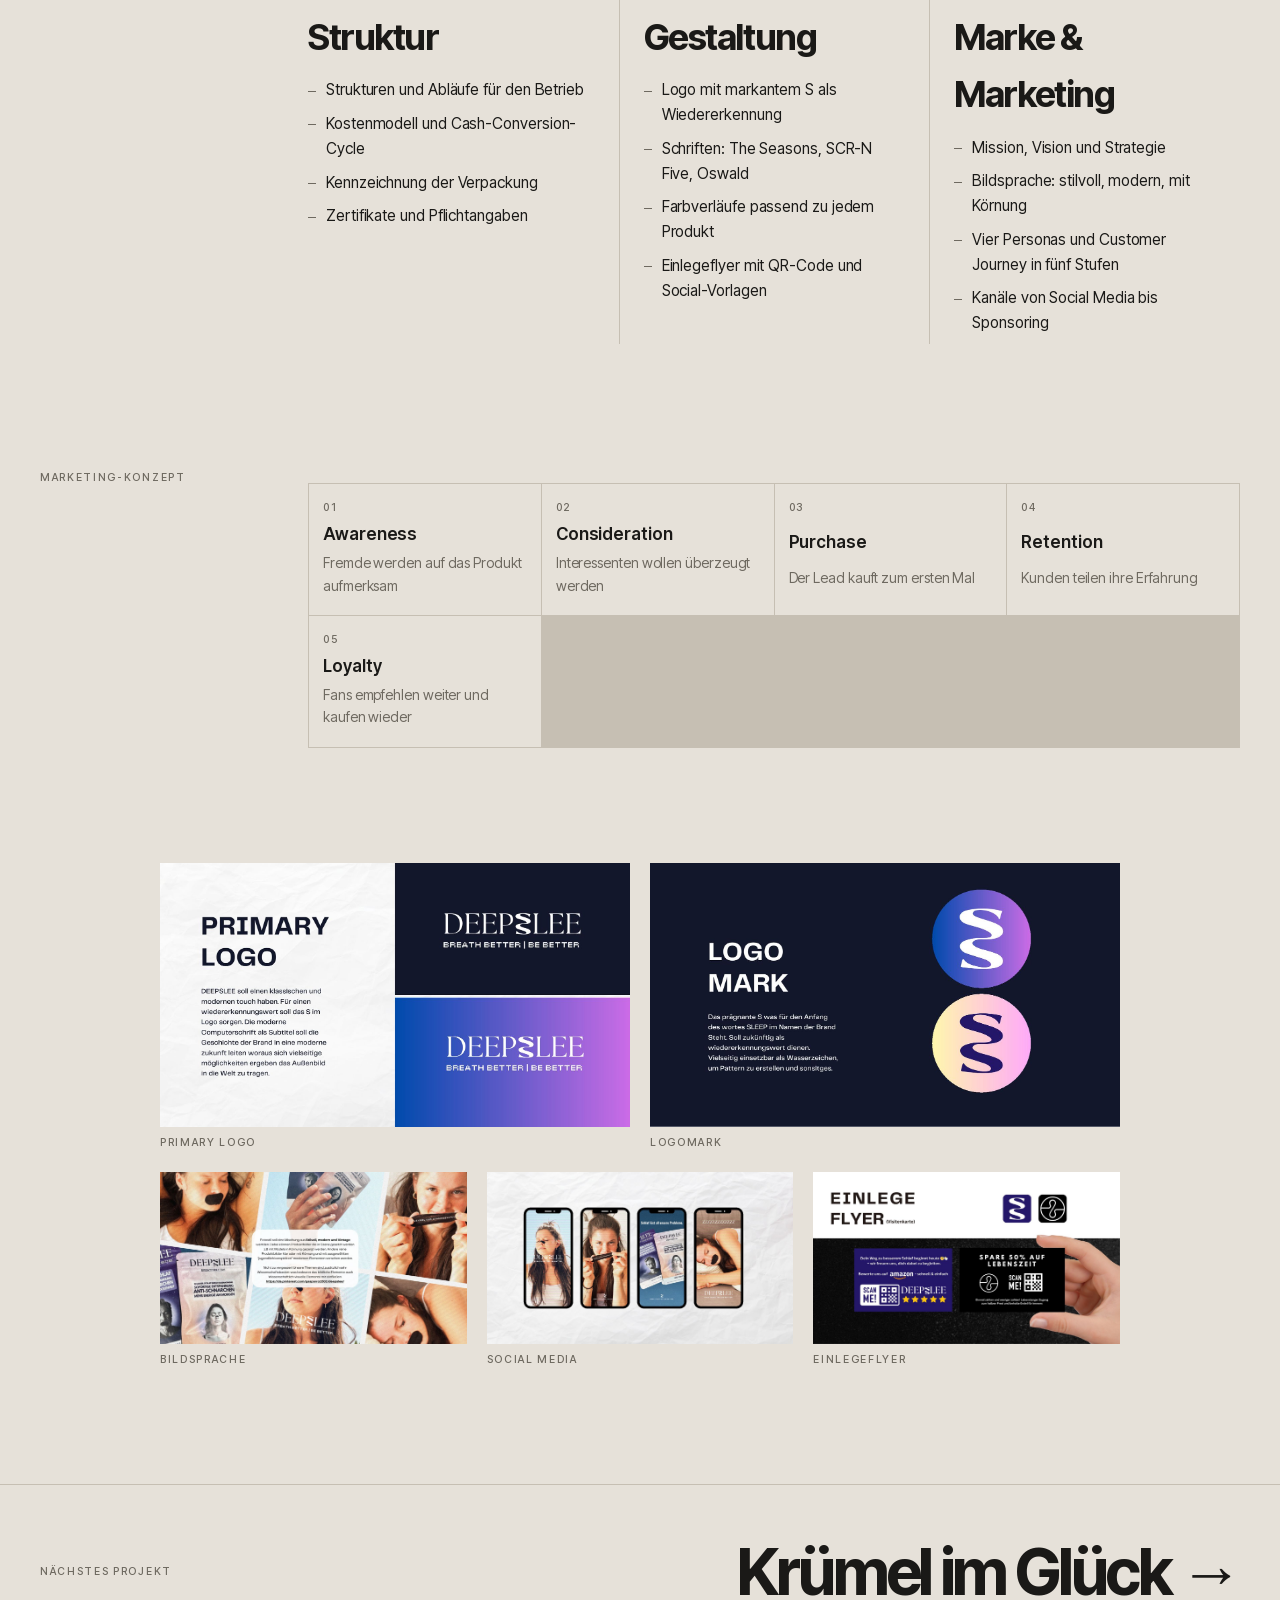
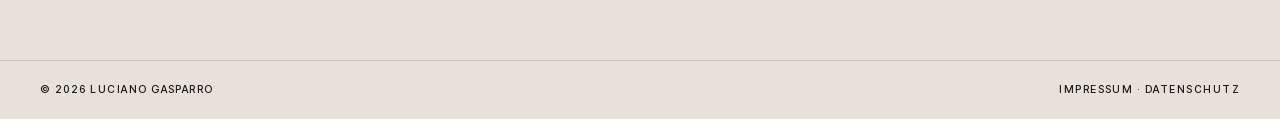
<file: projekte/deepslee.html>
<!doctype html>
<html lang="de">
<head>
<meta charset="utf-8">
<meta name="viewport" content="width=device-width, initial-scale=1, viewport-fit=cover">
<title>Deepslee · Luciano</title>
<meta name="claude:viewport-fit-sides" content="cover">
<meta name="description" content="Deepslee: Marke rund um Atmung und Schlaf. Markenhandbuch und Marketingkonzept von Luciano.">
<link rel="stylesheet" href="../assets/fonts/fonts.css">
<link rel="stylesheet" href="../assets/site.css">
<link rel="stylesheet" href="../assets/editorial.css">
<style>
  :root { padding-top: env(safe-area-inset-top, 0px); padding-bottom: env(safe-area-inset-bottom, 0px); }
  .case { --brand: #1E2347; --brand-ink: #EEF0FA; }
  .word-cover { display: grid; place-items: center; text-align: center; padding: 24px; }
  .word-cover .word { font-family: var(--font-display); font-weight: 800; font-stretch: 118%; font-size: clamp(48px, 10vw, 140px); letter-spacing: .04em; line-height: 1; }
  .word-cover .sub { font-family: var(--font-mono); font-size: 12px; letter-spacing: .3em; text-transform: uppercase; margin-top: 16px; opacity: .85; }
</style>
</head>
<body class="case">

<header class="e-top">
  <div class="e-wrap e-top-row">
    <a class="e-logo" href="../index.html">Luciano</a>
    <span class="e-mini e-hide-s">Projekt · Deepslee</span>
    <nav class="e-nav" aria-label="Hauptnavigation">
      <a href="../index.html#ueber-mich">Über mich</a>
      <a href="../index.html#leistungen">Leistungen</a>
      <a href="../index.html#projekte">Projekte</a>
      <a href="../index.html#kontakt">Kontakt</a>
    </nav>
  </div>
</header>

<main>
  <section class="c-hero">
    <div class="e-wrap">
      <div class="e-sec-head"><a class="back e-mini" href="../index.html#projekte"><span aria-hidden="true">←</span> Alle Projekte</a><span class="e-mini">Eigene Marke · Corporate Identity</span><span class="e-mini e-hide-s">Projekt</span></div>
      <h1 class="c-title">Deepslee</h1>
      <div class="c-hero-grid">
        <p class="lead">Eine Marke rund um Atmung und Schlaf. Als Gründer habe ich das Markenhandbuch und das Marketingkonzept selbst entwickelt.</p>
        <dl class="c-meta">
        <div><dt>Rolle</dt><dd>CEO &amp; Creative Director</dd></div>
        <div><dt>Leistungen</dt><dd>CI, Logo, Packaging, Marketing</dd></div>
        <div><dt>Claim</dt><dd>Breathe better | Be better</dd></div>
        <div><dt>Themen</dt><dd>Schlaf, Atmung, Leistung</dd></div>
        </dl>
      </div>
    </div>
  </section>

  <section class="case-sec">
    <div class="wrap grid">
      <p class="label">Die Idee</p>
      <div class="body">
        <p class="big">Jeder gute Tag beginnt mit erholsamem Schlaf.</p>
        <p>Deepslee will Menschen das Thema Atmung näherbringen und sie in Sport und Schlaf positiv in den Alltag holen. Die Strategie: Produkte so einbauen, dass nach rund 90 Tagen eine feste Gewohnheit daraus wird.</p>
        <p>Dazu kommt eine Community, die Wissen teilt, Ergebnisse zeigt und sportliche Wettkämpfe begleitet.</p>
      </div>
    </div>
  </section>
  <div class="e-wrap c-media-wrap">
    <figure class="c-media contain"><img src="../assets/projekte/deepslee/start.jpg" alt="Deepslee Logo mit Claim Breath better, Be better auf Farbverlauf" style="object-position:50% 50%"></figure>
  </div>

  <section class="case-sec">
    <div class="wrap grid">
      <p class="label">Was ich gemacht habe</p>
      <div class="body">
        <div class="did">
          <article>
            <span class="label">Organisation</span>
            <h3>Struktur</h3>
            <ul>
              <li>Strukturen und Abläufe für den Betrieb</li>
              <li>Kostenmodell und Cash-Conversion-Cycle</li>
              <li>Kennzeichnung der Verpackung</li>
              <li>Zertifikate und Pflichtangaben</li>
            </ul>
          </article>
          <article>
            <span class="label">Design</span>
            <h3>Gestaltung</h3>
            <ul>
              <li>Logo mit markantem S als Wiedererkennung</li>
              <li>Schriften: The Seasons, SCR-N Five, Oswald</li>
              <li>Farbverläufe passend zu jedem Produkt</li>
              <li>Einlegeflyer mit QR-Code und Social-Vorlagen</li>
            </ul>
          </article>
          <article>
            <span class="label">Branding</span>
            <h3>Marke &amp; Marketing</h3>
            <ul>
              <li>Mission, Vision und Strategie</li>
              <li>Bildsprache: stilvoll, modern, mit Körnung</li>
              <li>Vier Personas und Customer Journey in fünf Stufen</li>
              <li>Kanäle von Social Media bis Sponsoring</li>
            </ul>
          </article>
        </div>
      </div>
    </div>
  </section>

  <section class="case-sec">
    <div class="wrap grid">
      <p class="label">Marketing-Konzept</p>
      <div class="body">
        <ol class="journey">
          <li><b>Awareness</b><span>Fremde werden auf das Produkt aufmerksam</span></li>
          <li><b>Consideration</b><span>Interessenten wollen überzeugt werden</span></li>
          <li><b>Purchase</b><span>Der Lead kauft zum ersten Mal</span></li>
          <li><b>Retention</b><span>Kunden teilen ihre Erfahrung</span></li>
          <li><b>Loyalty</b><span>Fans empfehlen weiter und kaufen wieder</span></li>
        </ol>
      </div>
    </div>
  </section>

  <section class="case-sec" aria-label="Bilder">
    <div class="wrap">
      <div class="gallery">
        <figure class="g-half"><img src="../assets/projekte/deepslee/s14.jpg" alt="Deepslee Primary Logo in zwei Varianten" loading="lazy"><figcaption>Primary Logo</figcaption></figure>
        <figure class="g-half"><img src="../assets/projekte/deepslee/s15.jpg" alt="Deepslee Logomark mit S" loading="lazy"><figcaption>Logomark</figcaption></figure>
        <figure class="g-third"><img src="../assets/projekte/deepslee/s11.jpg" alt="Bildsprache mit Models und Produkten" loading="lazy"><figcaption>Bildsprache</figcaption></figure>
        <figure class="g-third"><img src="../assets/projekte/deepslee/s17.jpg" alt="Social-Media-Vorlagen auf Smartphones" loading="lazy"><figcaption>Social Media</figcaption></figure>
        <figure class="g-third"><img src="../assets/projekte/deepslee/s18.jpg" alt="Einlegeflyer mit QR-Code" loading="lazy"><figcaption>Einlegeflyer</figcaption></figure>
      </div>
    </div>
  </section>
</main>

<nav class="case-next" aria-label="Nächstes Projekt">
  <div class="wrap">
    <span class="label">Nächstes Projekt</span>
    <a class="big" href="kruemel-im-glueck.html">Krümel im Glück →</a>
  </div>
</nav>

<footer class="e-foot">
  <div class="e-wrap e-top-row">
    <span class="e-mini">© 2026 Luciano Gasparro</span>
    <span class="e-mini"><a href="../impressum.html">Impressum</a> · <a href="../datenschutz.html">Datenschutz</a></span>
  </div>
</footer>
</body>
</html>
</file>
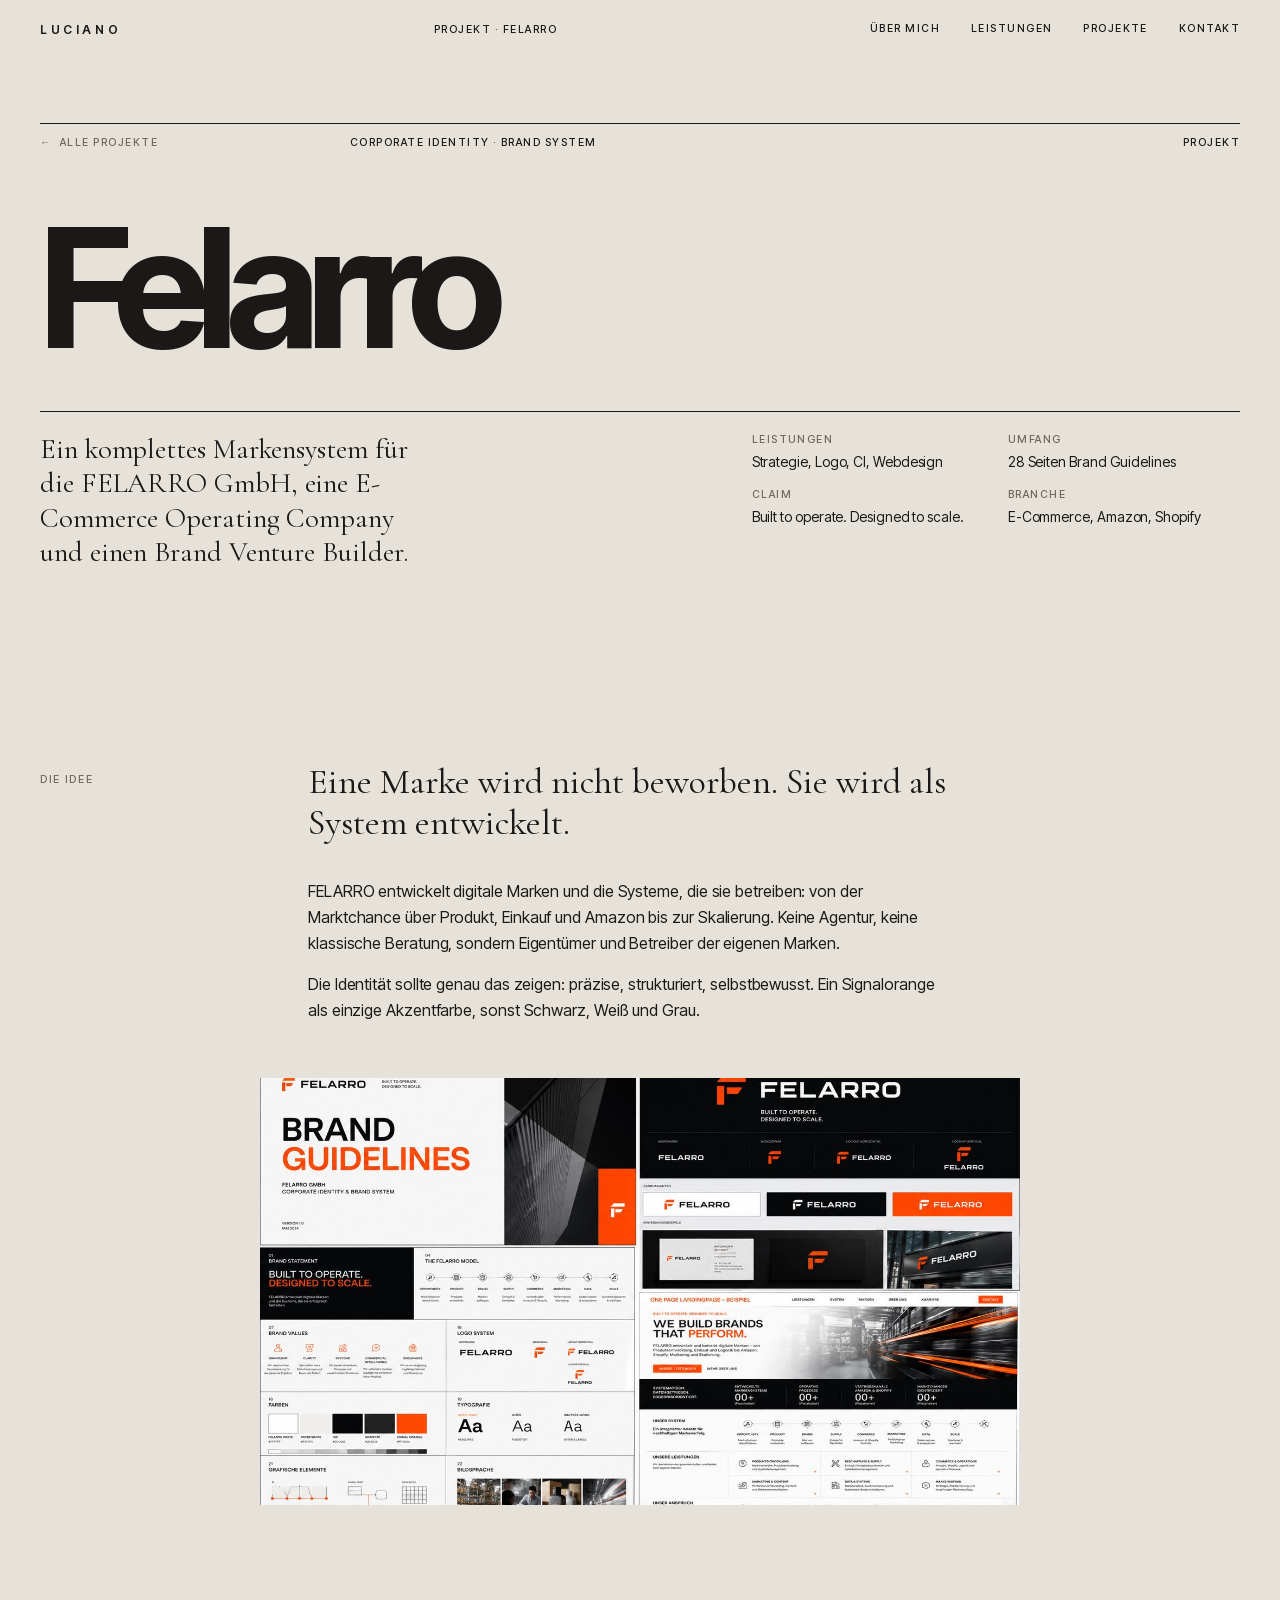
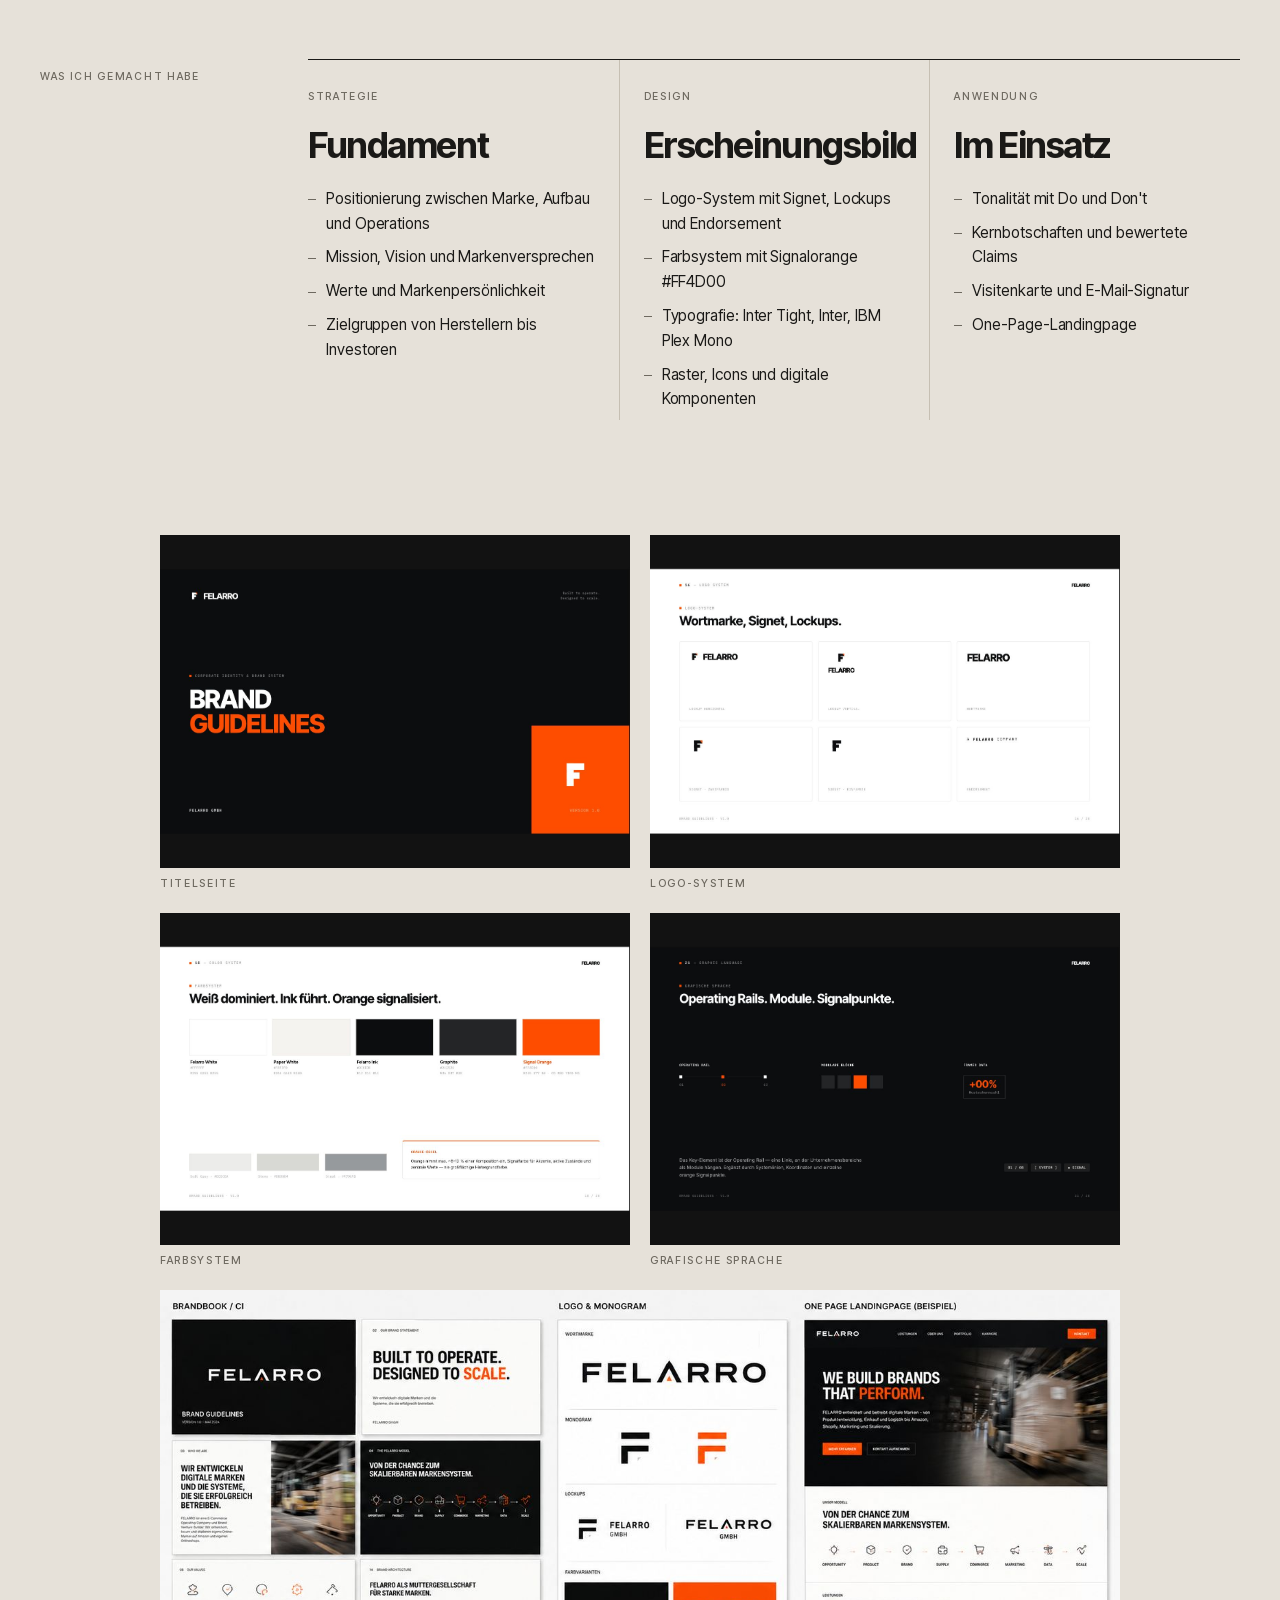
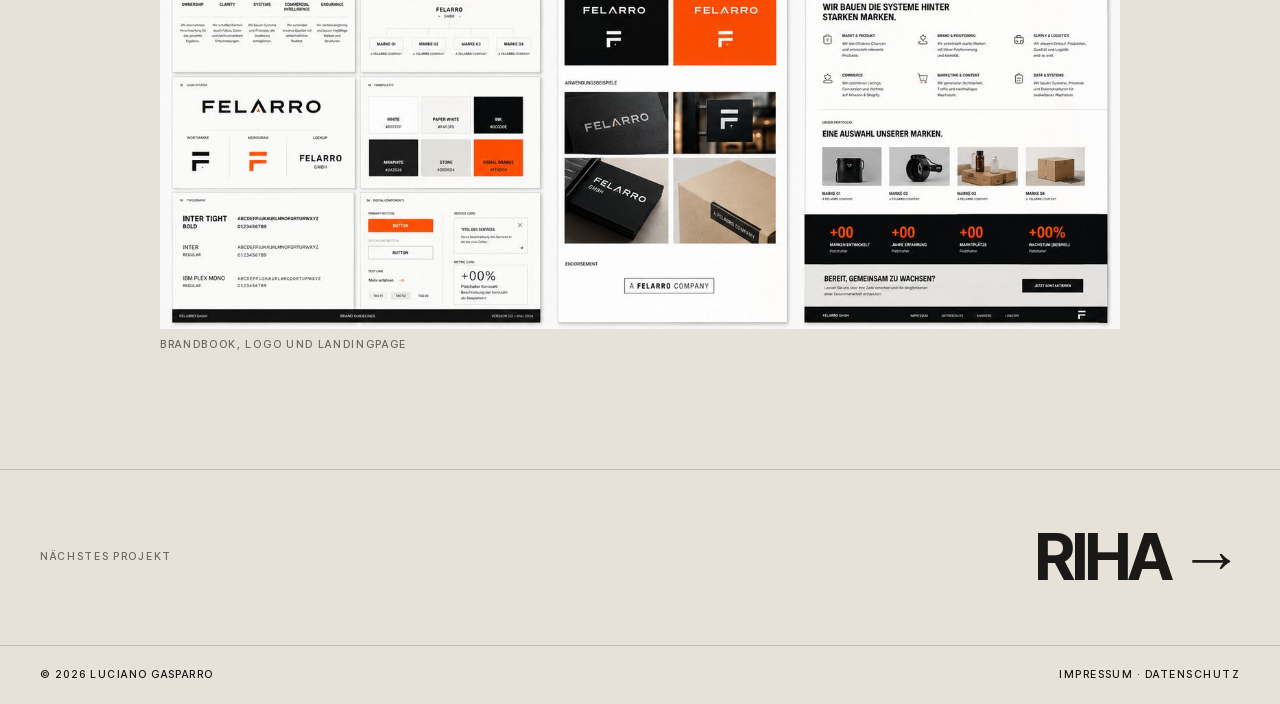
<file: projekte/felarro.html>
<!doctype html>
<html lang="de">
<head>
<meta charset="utf-8">
<meta name="viewport" content="width=device-width, initial-scale=1, viewport-fit=cover">
<title>Felarro · Luciano</title>
<meta name="claude:viewport-fit-sides" content="cover">
<meta name="description" content="FELARRO: Corporate Identity und Brand System für eine E-Commerce Operating Company.">
<link rel="stylesheet" href="../assets/fonts/fonts.css">
<link rel="stylesheet" href="../assets/site.css">
<link rel="stylesheet" href="../assets/editorial.css">
<style>
  :root { padding-top: env(safe-area-inset-top, 0px); padding-bottom: env(safe-area-inset-bottom, 0px); }
  .case { --brand: #FF4D00; --brand-ink: #0C0D0E; }
  .word-cover { display: grid; place-items: center; text-align: center; padding: 24px; }
  .word-cover .word { font-family: var(--font-display); font-weight: 800; font-stretch: 118%; font-size: clamp(48px, 10vw, 140px); letter-spacing: .04em; line-height: 1; }
  .word-cover .sub { font-family: var(--font-mono); font-size: 12px; letter-spacing: .3em; text-transform: uppercase; margin-top: 16px; opacity: .85; }
</style>
</head>
<body class="case">

<header class="e-top">
  <div class="e-wrap e-top-row">
    <a class="e-logo" href="../index.html">Luciano</a>
    <span class="e-mini e-hide-s">Projekt · Felarro</span>
    <nav class="e-nav" aria-label="Hauptnavigation">
      <a href="../index.html#ueber-mich">Über mich</a>
      <a href="../index.html#leistungen">Leistungen</a>
      <a href="../index.html#projekte">Projekte</a>
      <a href="../index.html#kontakt">Kontakt</a>
    </nav>
  </div>
</header>

<main>
  <section class="c-hero">
    <div class="e-wrap">
      <div class="e-sec-head"><a class="back e-mini" href="../index.html#projekte"><span aria-hidden="true">←</span> Alle Projekte</a><span class="e-mini">Corporate Identity · Brand System</span><span class="e-mini e-hide-s">Projekt</span></div>
      <h1 class="c-title">Felarro</h1>
      <div class="c-hero-grid">
        <p class="lead">Ein komplettes Markensystem für die FELARRO GmbH, eine E-Commerce Operating Company und einen Brand Venture Builder.</p>
        <dl class="c-meta">
        <div><dt>Leistungen</dt><dd>Strategie, Logo, CI, Webdesign</dd></div>
        <div><dt>Umfang</dt><dd>28 Seiten Brand Guidelines</dd></div>
        <div><dt>Claim</dt><dd>Built to operate. Designed to scale.</dd></div>
        <div><dt>Branche</dt><dd>E-Commerce, Amazon, Shopify</dd></div>
        </dl>
      </div>
    </div>
  </section>

  <section class="case-sec">
    <div class="wrap grid">
      <p class="label">Die Idee</p>
      <div class="body">
        <p class="big">Eine Marke wird nicht beworben. Sie wird als System entwickelt.</p>
        <p>FELARRO entwickelt digitale Marken und die Systeme, die sie betreiben: von der Marktchance über Produkt, Einkauf und Amazon bis zur Skalierung. Keine Agentur, keine klassische Beratung, sondern Eigentümer und Betreiber der eigenen Marken.</p>
        <p>Die Identität sollte genau das zeigen: präzise, strukturiert, selbstbewusst. Ein Signalorange als einzige Akzentfarbe, sonst Schwarz, Weiß und Grau.</p>
      </div>
    </div>
  </section>
  <div class="e-wrap c-media-wrap">
    <figure class="c-media"><img src="../assets/projekte/felarro/guidelines.jpg" alt="Übersicht der FELARRO Brand Guidelines" style="object-position:50% 50%"></figure>
  </div>

  <section class="case-sec">
    <div class="wrap grid">
      <p class="label">Was ich gemacht habe</p>
      <div class="body">
        <div class="did">
          <article>
            <span class="label">Strategie</span>
            <h3>Fundament</h3>
            <ul>
              <li>Positionierung zwischen Marke, Aufbau und Operations</li>
              <li>Mission, Vision und Markenversprechen</li>
              <li>Werte und Markenpersönlichkeit</li>
              <li>Zielgruppen von Herstellern bis Investoren</li>
            </ul>
          </article>
          <article>
            <span class="label">Design</span>
            <h3>Erscheinungsbild</h3>
            <ul>
              <li>Logo-System mit Signet, Lockups und Endorsement</li>
              <li>Farbsystem mit Signalorange #FF4D00</li>
              <li>Typografie: Inter Tight, Inter, IBM Plex Mono</li>
              <li>Raster, Icons und digitale Komponenten</li>
            </ul>
          </article>
          <article>
            <span class="label">Anwendung</span>
            <h3>Im Einsatz</h3>
            <ul>
              <li>Tonalität mit Do und Don&#x27;t</li>
              <li>Kernbotschaften und bewertete Claims</li>
              <li>Visitenkarte und E-Mail-Signatur</li>
              <li>One-Page-Landingpage</li>
            </ul>
          </article>
        </div>
      </div>
    </div>
  </section>

  <section class="case-sec" aria-label="Bilder">
    <div class="wrap">
      <div class="gallery">
        <figure class="g-half"><img src="../assets/projekte/felarro/s1.jpg" alt="Titelseite der FELARRO Brand Guidelines" loading="lazy"><figcaption>Titelseite</figcaption></figure>
        <figure class="g-half"><img src="../assets/projekte/felarro/s16.jpg" alt="FELARRO Logo-System" loading="lazy"><figcaption>Logo-System</figcaption></figure>
        <figure class="g-half"><img src="../assets/projekte/felarro/s18.jpg" alt="FELARRO Farbsystem" loading="lazy"><figcaption>Farbsystem</figcaption></figure>
        <figure class="g-half"><img src="../assets/projekte/felarro/s21.jpg" alt="FELARRO grafische Sprache" loading="lazy"><figcaption>Grafische Sprache</figcaption></figure>
        <figure class="g-wide"><img src="../assets/projekte/felarro/board.jpg" alt="FELARRO Brandbook, Logo und Landingpage im Überblick" loading="lazy"><figcaption>Brandbook, Logo und Landingpage</figcaption></figure>
      </div>
    </div>
  </section>
</main>

<nav class="case-next" aria-label="Nächstes Projekt">
  <div class="wrap">
    <span class="label">Nächstes Projekt</span>
    <a class="big" href="riha.html">RIHA →</a>
  </div>
</nav>

<footer class="e-foot">
  <div class="e-wrap e-top-row">
    <span class="e-mini">© 2026 Luciano Gasparro</span>
    <span class="e-mini"><a href="../impressum.html">Impressum</a> · <a href="../datenschutz.html">Datenschutz</a></span>
  </div>
</footer>
</body>
</html>
</file>
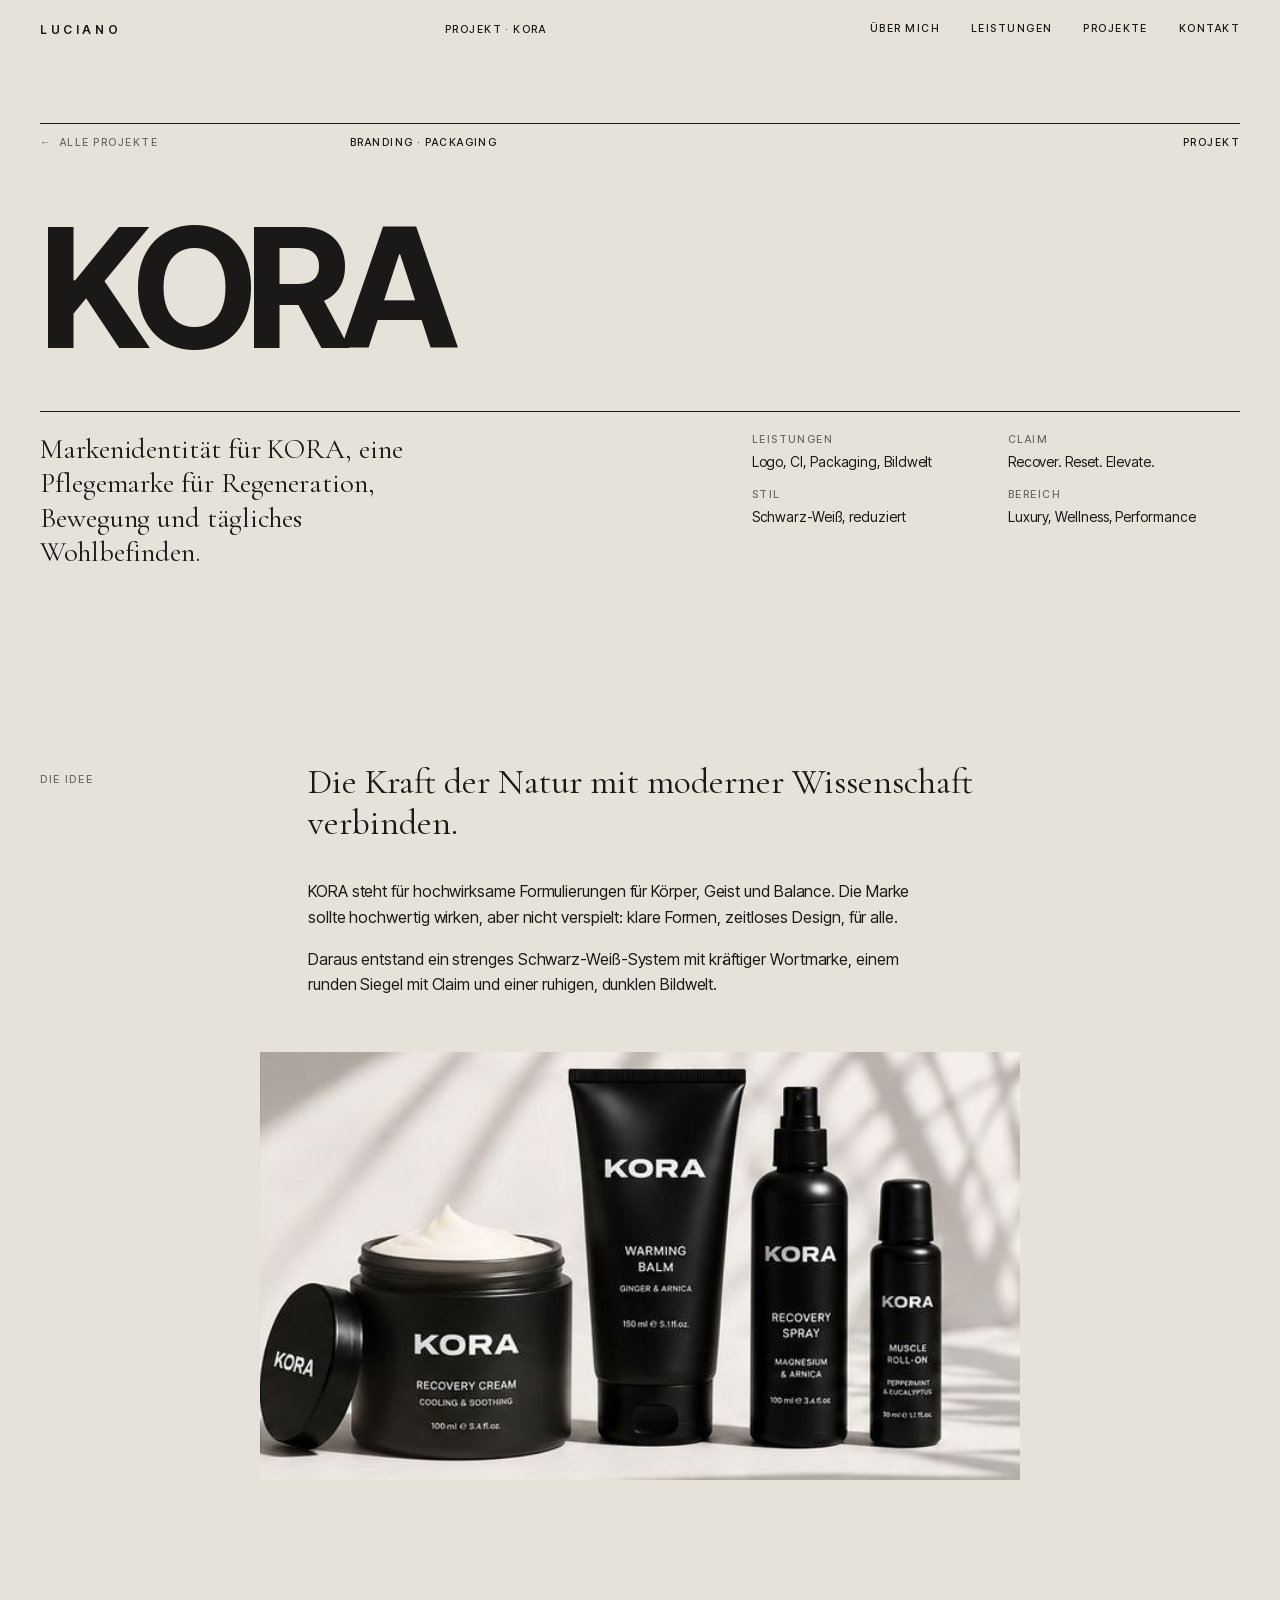
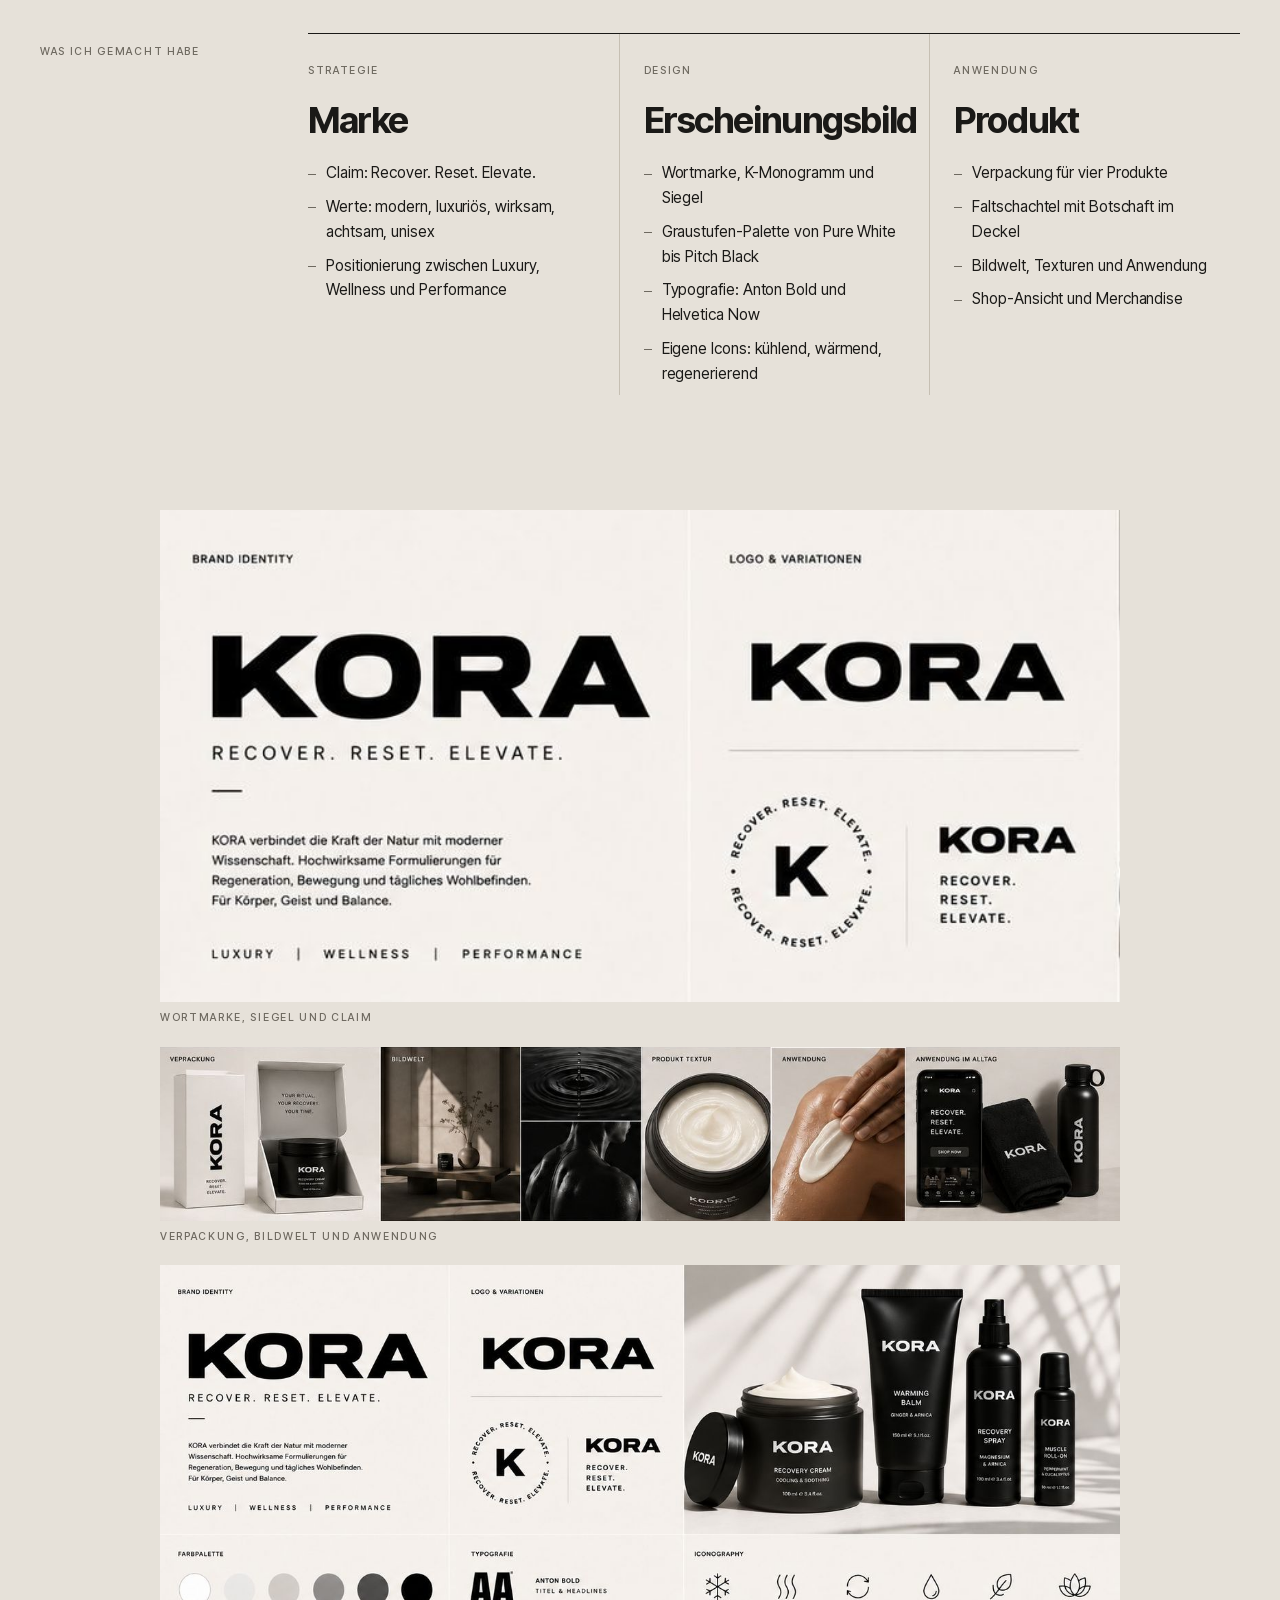
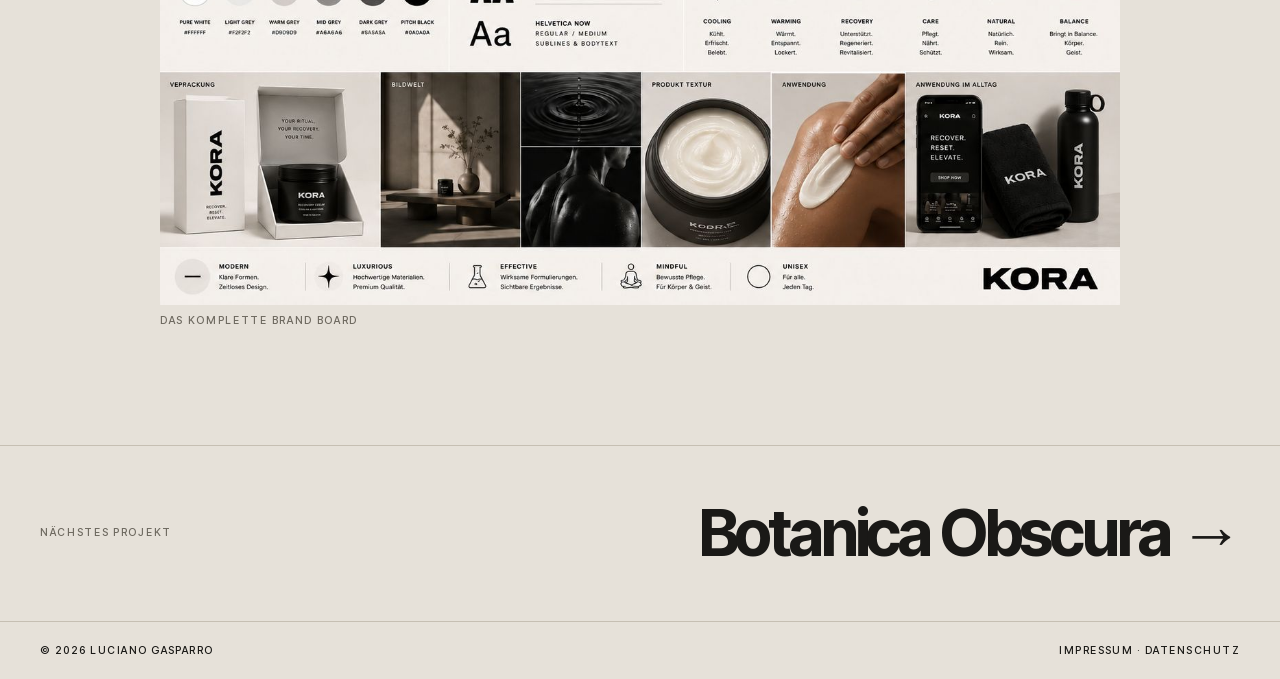
<file: projekte/kora.html>
<!doctype html>
<html lang="de">
<head>
<meta charset="utf-8">
<meta name="viewport" content="width=device-width, initial-scale=1, viewport-fit=cover">
<title>KORA · Luciano</title>
<meta name="claude:viewport-fit-sides" content="cover">
<meta name="description" content="KORA: Markenidentität und Packaging für eine Pflegemarke rund um Regeneration.">
<link rel="stylesheet" href="../assets/fonts/fonts.css">
<link rel="stylesheet" href="../assets/site.css">
<link rel="stylesheet" href="../assets/editorial.css">
<style>
  :root { padding-top: env(safe-area-inset-top, 0px); padding-bottom: env(safe-area-inset-bottom, 0px); }
  .case { --brand: #0A0A0A; --brand-ink: #F2F2F2; }
  .word-cover { display: grid; place-items: center; text-align: center; padding: 24px; }
  .word-cover .word { font-family: var(--font-display); font-weight: 800; font-stretch: 118%; font-size: clamp(48px, 10vw, 140px); letter-spacing: .04em; line-height: 1; }
  .word-cover .sub { font-family: var(--font-mono); font-size: 12px; letter-spacing: .3em; text-transform: uppercase; margin-top: 16px; opacity: .85; }
</style>
</head>
<body class="case">

<header class="e-top">
  <div class="e-wrap e-top-row">
    <a class="e-logo" href="../index.html">Luciano</a>
    <span class="e-mini e-hide-s">Projekt · KORA</span>
    <nav class="e-nav" aria-label="Hauptnavigation">
      <a href="../index.html#ueber-mich">Über mich</a>
      <a href="../index.html#leistungen">Leistungen</a>
      <a href="../index.html#projekte">Projekte</a>
      <a href="../index.html#kontakt">Kontakt</a>
    </nav>
  </div>
</header>

<main>
  <section class="c-hero">
    <div class="e-wrap">
      <div class="e-sec-head"><a class="back e-mini" href="../index.html#projekte"><span aria-hidden="true">←</span> Alle Projekte</a><span class="e-mini">Branding · Packaging</span><span class="e-mini e-hide-s">Projekt</span></div>
      <h1 class="c-title">KORA</h1>
      <div class="c-hero-grid">
        <p class="lead">Markenidentität für KORA, eine Pflegemarke für Regeneration, Bewegung und tägliches Wohlbefinden.</p>
        <dl class="c-meta">
        <div><dt>Leistungen</dt><dd>Logo, CI, Packaging, Bildwelt</dd></div>
        <div><dt>Claim</dt><dd>Recover. Reset. Elevate.</dd></div>
        <div><dt>Stil</dt><dd>Schwarz-Weiß, reduziert</dd></div>
        <div><dt>Bereich</dt><dd>Luxury, Wellness, Performance</dd></div>
        </dl>
      </div>
    </div>
  </section>

  <section class="case-sec">
    <div class="wrap grid">
      <p class="label">Die Idee</p>
      <div class="body">
        <p class="big">Die Kraft der Natur mit moderner Wissenschaft verbinden.</p>
        <p>KORA steht für hochwirksame Formulierungen für Körper, Geist und Balance. Die Marke sollte hochwertig wirken, aber nicht verspielt: klare Formen, zeitloses Design, für alle.</p>
        <p>Daraus entstand ein strenges Schwarz-Weiß-System mit kräftiger Wortmarke, einem runden Siegel mit Claim und einer ruhigen, dunklen Bildwelt.</p>
      </div>
    </div>
  </section>
  <div class="e-wrap c-media-wrap">
    <figure class="c-media"><img src="../assets/projekte/kora/produkte.jpg" alt="KORA Produkte: Recovery Cream, Warming Balm, Recovery Spray, Muscle Roll-on" style="object-position:50% 60%"></figure>
  </div>

  <section class="case-sec">
    <div class="wrap grid">
      <p class="label">Was ich gemacht habe</p>
      <div class="body">
        <div class="did">
          <article>
            <span class="label">Strategie</span>
            <h3>Marke</h3>
            <ul>
              <li>Claim: Recover. Reset. Elevate.</li>
              <li>Werte: modern, luxuriös, wirksam, achtsam, unisex</li>
              <li>Positionierung zwischen Luxury, Wellness und Performance</li>
            </ul>
          </article>
          <article>
            <span class="label">Design</span>
            <h3>Erscheinungsbild</h3>
            <ul>
              <li>Wortmarke, K-Monogramm und Siegel</li>
              <li>Graustufen-Palette von Pure White bis Pitch Black</li>
              <li>Typografie: Anton Bold und Helvetica Now</li>
              <li>Eigene Icons: kühlend, wärmend, regenerierend</li>
            </ul>
          </article>
          <article>
            <span class="label">Anwendung</span>
            <h3>Produkt</h3>
            <ul>
              <li>Verpackung für vier Produkte</li>
              <li>Faltschachtel mit Botschaft im Deckel</li>
              <li>Bildwelt, Texturen und Anwendung</li>
              <li>Shop-Ansicht und Merchandise</li>
            </ul>
          </article>
        </div>
      </div>
    </div>
  </section>

  <section class="case-sec" aria-label="Bilder">
    <div class="wrap">
      <div class="gallery">
        <figure class="g-wide"><img src="../assets/projekte/kora/marke.jpg" alt="KORA Wortmarke, Logo und Siegel" loading="lazy"><figcaption>Wortmarke, Siegel und Claim</figcaption></figure>
        <figure class="g-wide"><img src="../assets/projekte/kora/anwendung.jpg" alt="KORA Verpackung, Bildwelt und Anwendung" loading="lazy"><figcaption>Verpackung, Bildwelt und Anwendung</figcaption></figure>
        <figure class="g-wide"><img src="../assets/projekte/kora/board.jpg" alt="KORA Brand Board im Überblick" loading="lazy"><figcaption>Das komplette Brand Board</figcaption></figure>
      </div>
    </div>
  </section>
</main>

<nav class="case-next" aria-label="Nächstes Projekt">
  <div class="wrap">
    <span class="label">Nächstes Projekt</span>
    <a class="big" href="botanica-obscura.html">Botanica Obscura →</a>
  </div>
</nav>

<footer class="e-foot">
  <div class="e-wrap e-top-row">
    <span class="e-mini">© 2026 Luciano Gasparro</span>
    <span class="e-mini"><a href="../impressum.html">Impressum</a> · <a href="../datenschutz.html">Datenschutz</a></span>
  </div>
</footer>
</body>
</html>
</file>
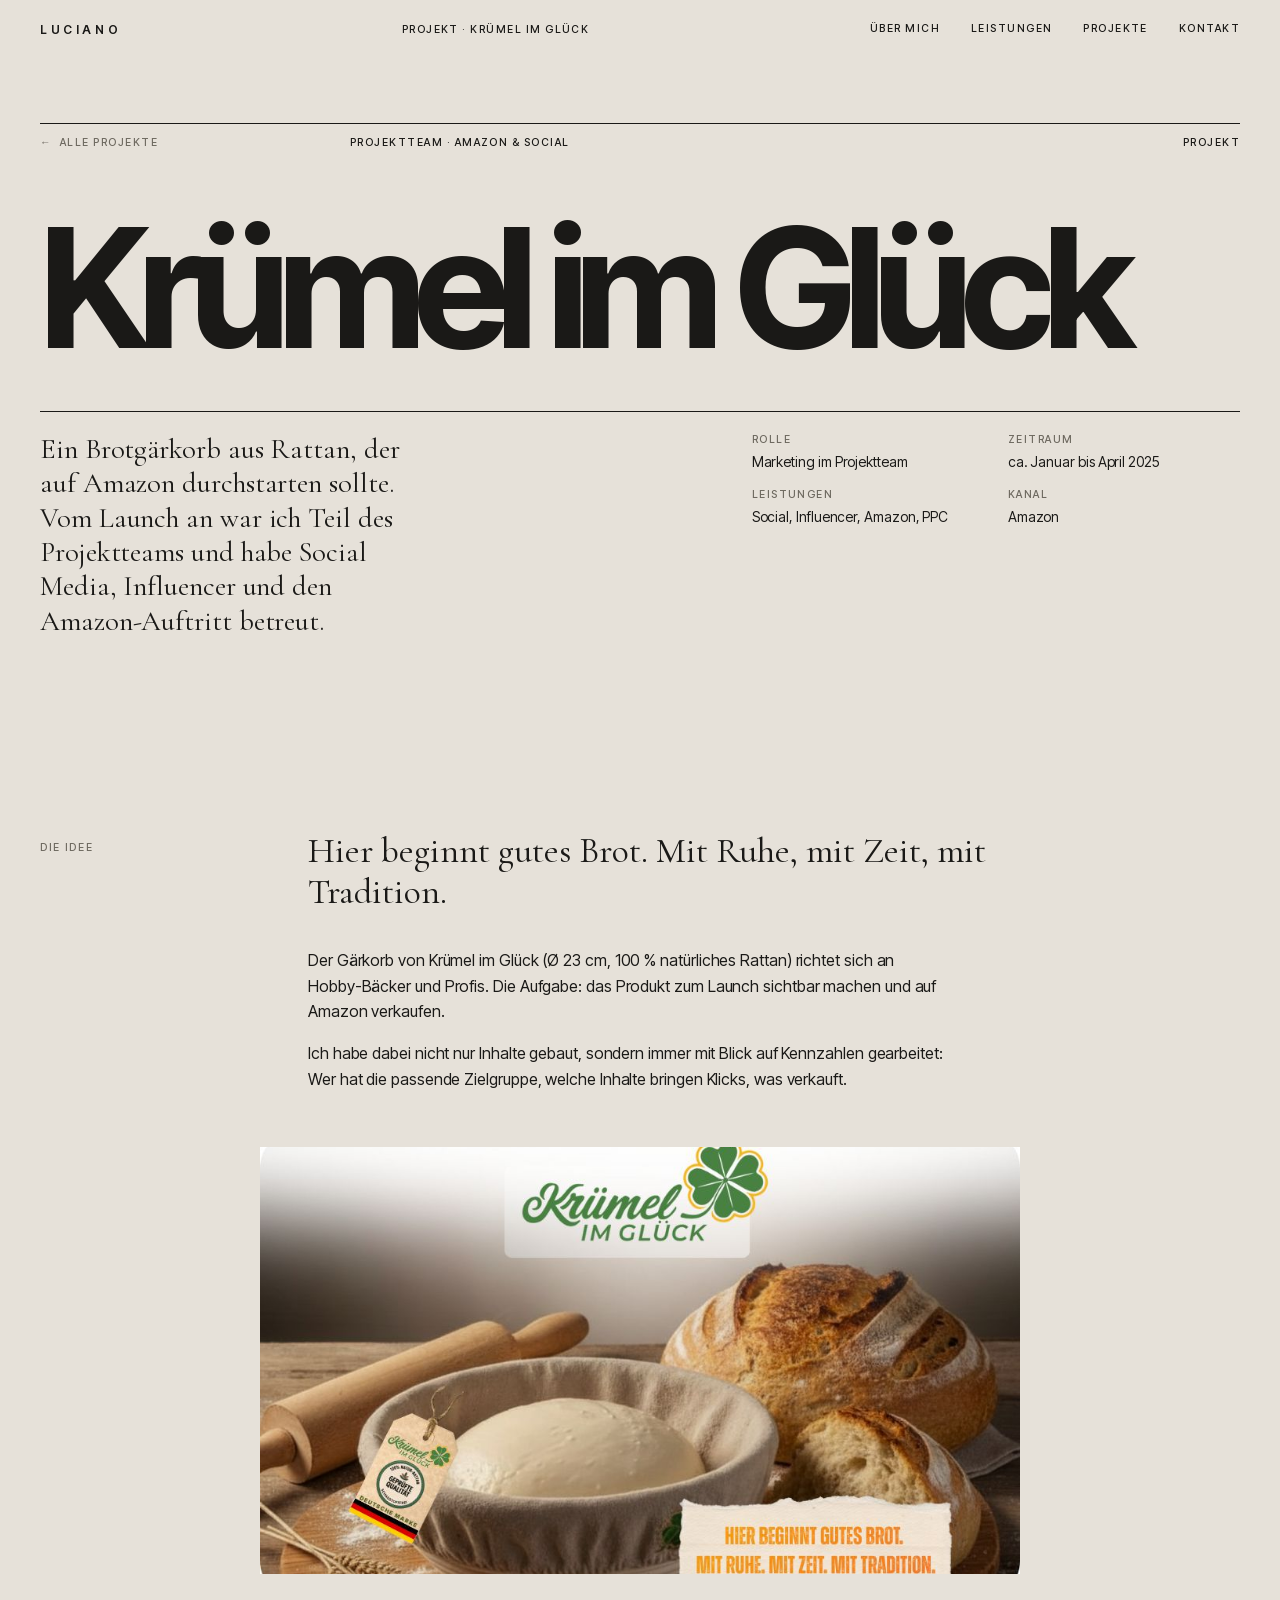
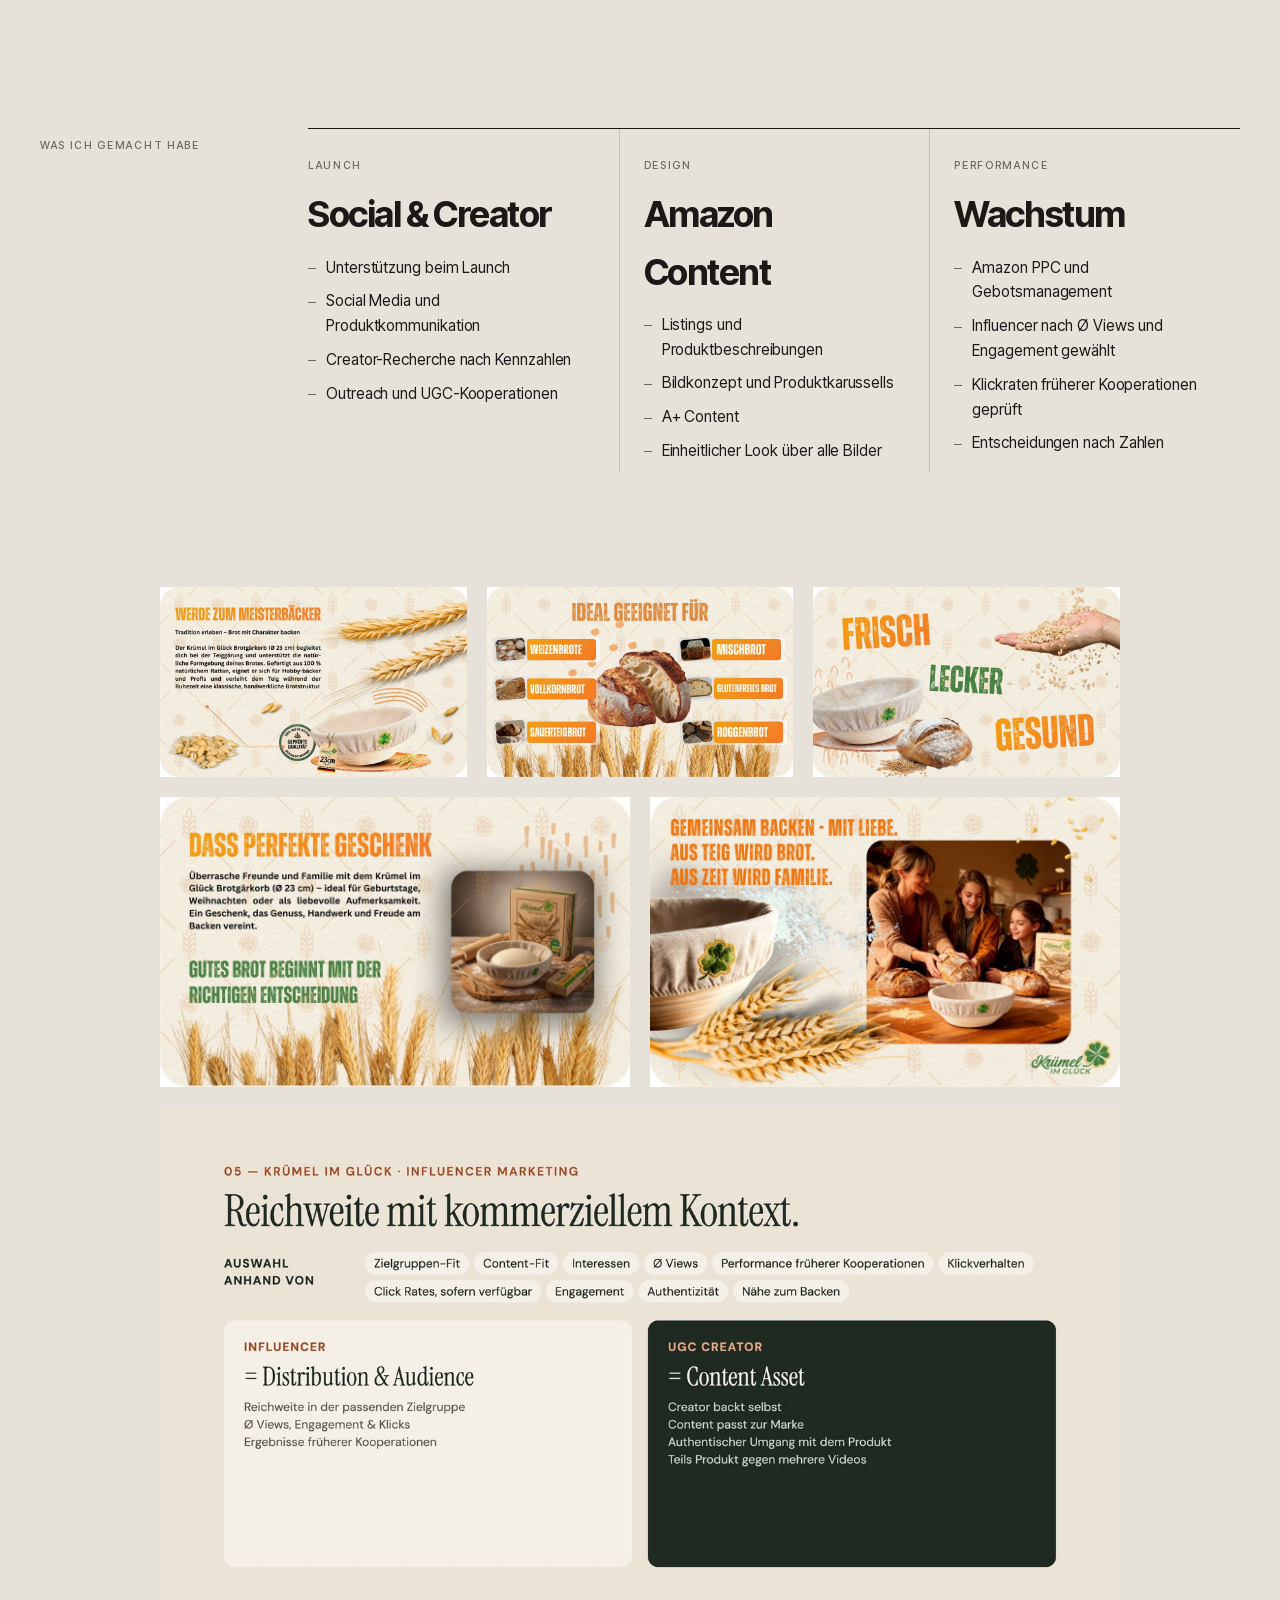
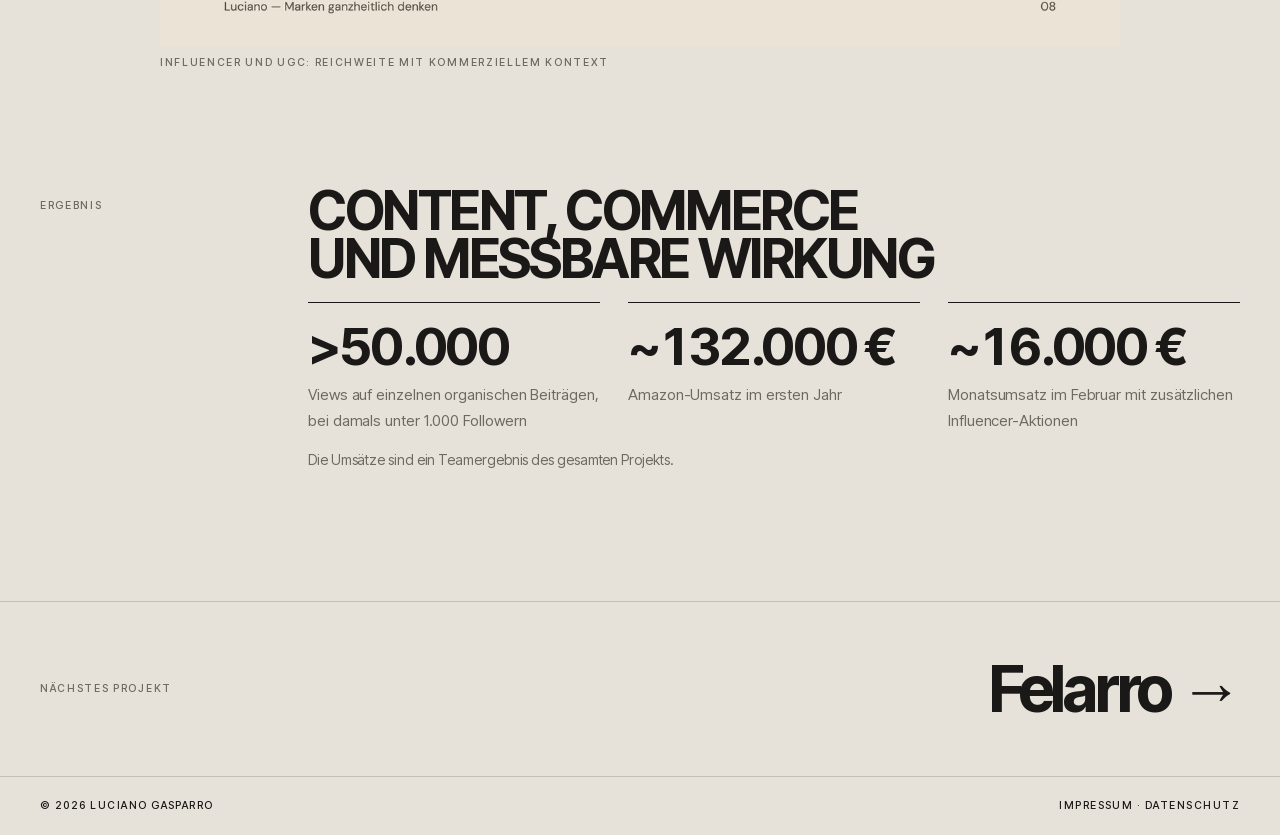
<file: projekte/kruemel-im-glueck.html>
<!doctype html>
<html lang="de">
<head>
<meta charset="utf-8">
<meta name="viewport" content="width=device-width, initial-scale=1, viewport-fit=cover">
<title>Krümel im Glück · Luciano</title>
<meta name="claude:viewport-fit-sides" content="cover">
<meta name="description" content="Krümel im Glück: Launch, Social Media, Influencer und Amazon für einen Brotgärkorb.">
<link rel="stylesheet" href="../assets/fonts/fonts.css">
<link rel="stylesheet" href="../assets/site.css">
<link rel="stylesheet" href="../assets/editorial.css">
<style>
  :root { padding-top: env(safe-area-inset-top, 0px); padding-bottom: env(safe-area-inset-bottom, 0px); }
  .case { --brand: #3E7B33; --brand-ink: #FFF8E8; }
  .word-cover { display: grid; place-items: center; text-align: center; padding: 24px; }
  .word-cover .word { font-family: var(--font-display); font-weight: 800; font-stretch: 118%; font-size: clamp(48px, 10vw, 140px); letter-spacing: .04em; line-height: 1; }
  .word-cover .sub { font-family: var(--font-mono); font-size: 12px; letter-spacing: .3em; text-transform: uppercase; margin-top: 16px; opacity: .85; }
</style>
</head>
<body class="case">

<header class="e-top">
  <div class="e-wrap e-top-row">
    <a class="e-logo" href="../index.html">Luciano</a>
    <span class="e-mini e-hide-s">Projekt · Krümel im Glück</span>
    <nav class="e-nav" aria-label="Hauptnavigation">
      <a href="../index.html#ueber-mich">Über mich</a>
      <a href="../index.html#leistungen">Leistungen</a>
      <a href="../index.html#projekte">Projekte</a>
      <a href="../index.html#kontakt">Kontakt</a>
    </nav>
  </div>
</header>

<main>
  <section class="c-hero">
    <div class="e-wrap">
      <div class="e-sec-head"><a class="back e-mini" href="../index.html#projekte"><span aria-hidden="true">←</span> Alle Projekte</a><span class="e-mini">Projektteam · Amazon &amp; Social</span><span class="e-mini e-hide-s">Projekt</span></div>
      <h1 class="c-title">Krümel im Glück</h1>
      <div class="c-hero-grid">
        <p class="lead">Ein Brotgärkorb aus Rattan, der auf Amazon durchstarten sollte. Vom Launch an war ich Teil des Projektteams und habe Social Media, Influencer und den Amazon-Auftritt betreut.</p>
        <dl class="c-meta">
        <div><dt>Rolle</dt><dd>Marketing im Projektteam</dd></div>
        <div><dt>Zeitraum</dt><dd>ca. Januar bis April 2025</dd></div>
        <div><dt>Leistungen</dt><dd>Social, Influencer, Amazon, PPC</dd></div>
        <div><dt>Kanal</dt><dd>Amazon</dd></div>
        </dl>
      </div>
    </div>
  </section>

  <section class="case-sec">
    <div class="wrap grid">
      <p class="label">Die Idee</p>
      <div class="body">
        <p class="big">Hier beginnt gutes Brot. Mit Ruhe, mit Zeit, mit Tradition.</p>
        <p>Der Gärkorb von Krümel im Glück (Ø 23 cm, 100 % natürliches Rattan) richtet sich an Hobby-Bäcker und Profis. Die Aufgabe: das Produkt zum Launch sichtbar machen und auf Amazon verkaufen.</p>
        <p>Ich habe dabei nicht nur Inhalte gebaut, sondern immer mit Blick auf Kennzahlen gearbeitet: Wer hat die passende Zielgruppe, welche Inhalte bringen Klicks, was verkauft.</p>
      </div>
    </div>
  </section>
  <div class="e-wrap c-media-wrap">
    <figure class="c-media"><img src="../assets/projekte/kruemel/1.jpg" alt="Krümel im Glück Brotgärkorb mit frischem Brot" style="object-position:50% 40%"></figure>
  </div>

  <section class="case-sec">
    <div class="wrap grid">
      <p class="label">Was ich gemacht habe</p>
      <div class="body">
        <div class="did">
          <article>
            <span class="label">Launch</span>
            <h3>Social &amp; Creator</h3>
            <ul>
              <li>Unterstützung beim Launch</li>
              <li>Social Media und Produktkommunikation</li>
              <li>Creator-Recherche nach Kennzahlen</li>
              <li>Outreach und UGC-Kooperationen</li>
            </ul>
          </article>
          <article>
            <span class="label">Design</span>
            <h3>Amazon Content</h3>
            <ul>
              <li>Listings und Produktbeschreibungen</li>
              <li>Bildkonzept und Produktkarussells</li>
              <li>A+ Content</li>
              <li>Einheitlicher Look über alle Bilder</li>
            </ul>
          </article>
          <article>
            <span class="label">Performance</span>
            <h3>Wachstum</h3>
            <ul>
              <li>Amazon PPC und Gebotsmanagement</li>
              <li>Influencer nach Ø Views und Engagement gewählt</li>
              <li>Klickraten früherer Kooperationen geprüft</li>
              <li>Entscheidungen nach Zahlen</li>
            </ul>
          </article>
        </div>
      </div>
    </div>
  </section>

  <section class="case-sec" aria-label="Bilder">
    <div class="wrap">
      <div class="gallery">
        <figure class="g-third"><img src="../assets/projekte/kruemel/2.jpg" alt="Amazon-Bild: Werde zum Meisterbäcker" loading="lazy"></figure>
        <figure class="g-third"><img src="../assets/projekte/kruemel/3.jpg" alt="Amazon-Bild: Ideal geeignet für viele Brotsorten" loading="lazy"></figure>
        <figure class="g-third"><img src="../assets/projekte/kruemel/4.jpg" alt="Amazon-Bild: Das perfekte Geschenk" loading="lazy"></figure>
        <figure class="g-half"><img src="../assets/projekte/kruemel/5.jpg" alt="Amazon-Bild: Frisch, lecker, gesund" loading="lazy"></figure>
        <figure class="g-half"><img src="../assets/projekte/kruemel/6.jpg" alt="Amazon-Bild: Gemeinsam backen" loading="lazy"></figure>
        <figure class="g-wide"><img src="../assets/projekte/kruemel/influencer.jpg" alt="Folie zur Auswahl von Influencern und UGC-Creatorn" loading="lazy"><figcaption>Influencer und UGC: Reichweite mit kommerziellem Kontext</figcaption></figure>
      </div>
    </div>
  </section>

  <section class="case-sec">
    <div class="wrap grid">
      <p class="label">Ergebnis</p>
      <div class="body">
        <h2>Content, Commerce und messbare Wirkung</h2>
        <div class="result">
          <div><strong>&gt;50.000</strong><span>Views auf einzelnen organischen Beiträgen, bei damals unter 1.000 Followern</span></div>
          <div><strong>~132.000 €</strong><span>Amazon-Umsatz im ersten Jahr</span></div>
          <div><strong>~16.000 €</strong><span>Monatsumsatz im Februar mit zusätzlichen Influencer-Aktionen</span></div>
        </div>
        <p style="margin-top:16px;font-size:14px;color:var(--ink-soft)">Die Umsätze sind ein Teamergebnis des gesamten Projekts.</p>
      </div>
    </div>
  </section>
</main>

<nav class="case-next" aria-label="Nächstes Projekt">
  <div class="wrap">
    <span class="label">Nächstes Projekt</span>
    <a class="big" href="felarro.html">Felarro →</a>
  </div>
</nav>

<footer class="e-foot">
  <div class="e-wrap e-top-row">
    <span class="e-mini">© 2026 Luciano Gasparro</span>
    <span class="e-mini"><a href="../impressum.html">Impressum</a> · <a href="../datenschutz.html">Datenschutz</a></span>
  </div>
</footer>
</body>
</html>
</file>
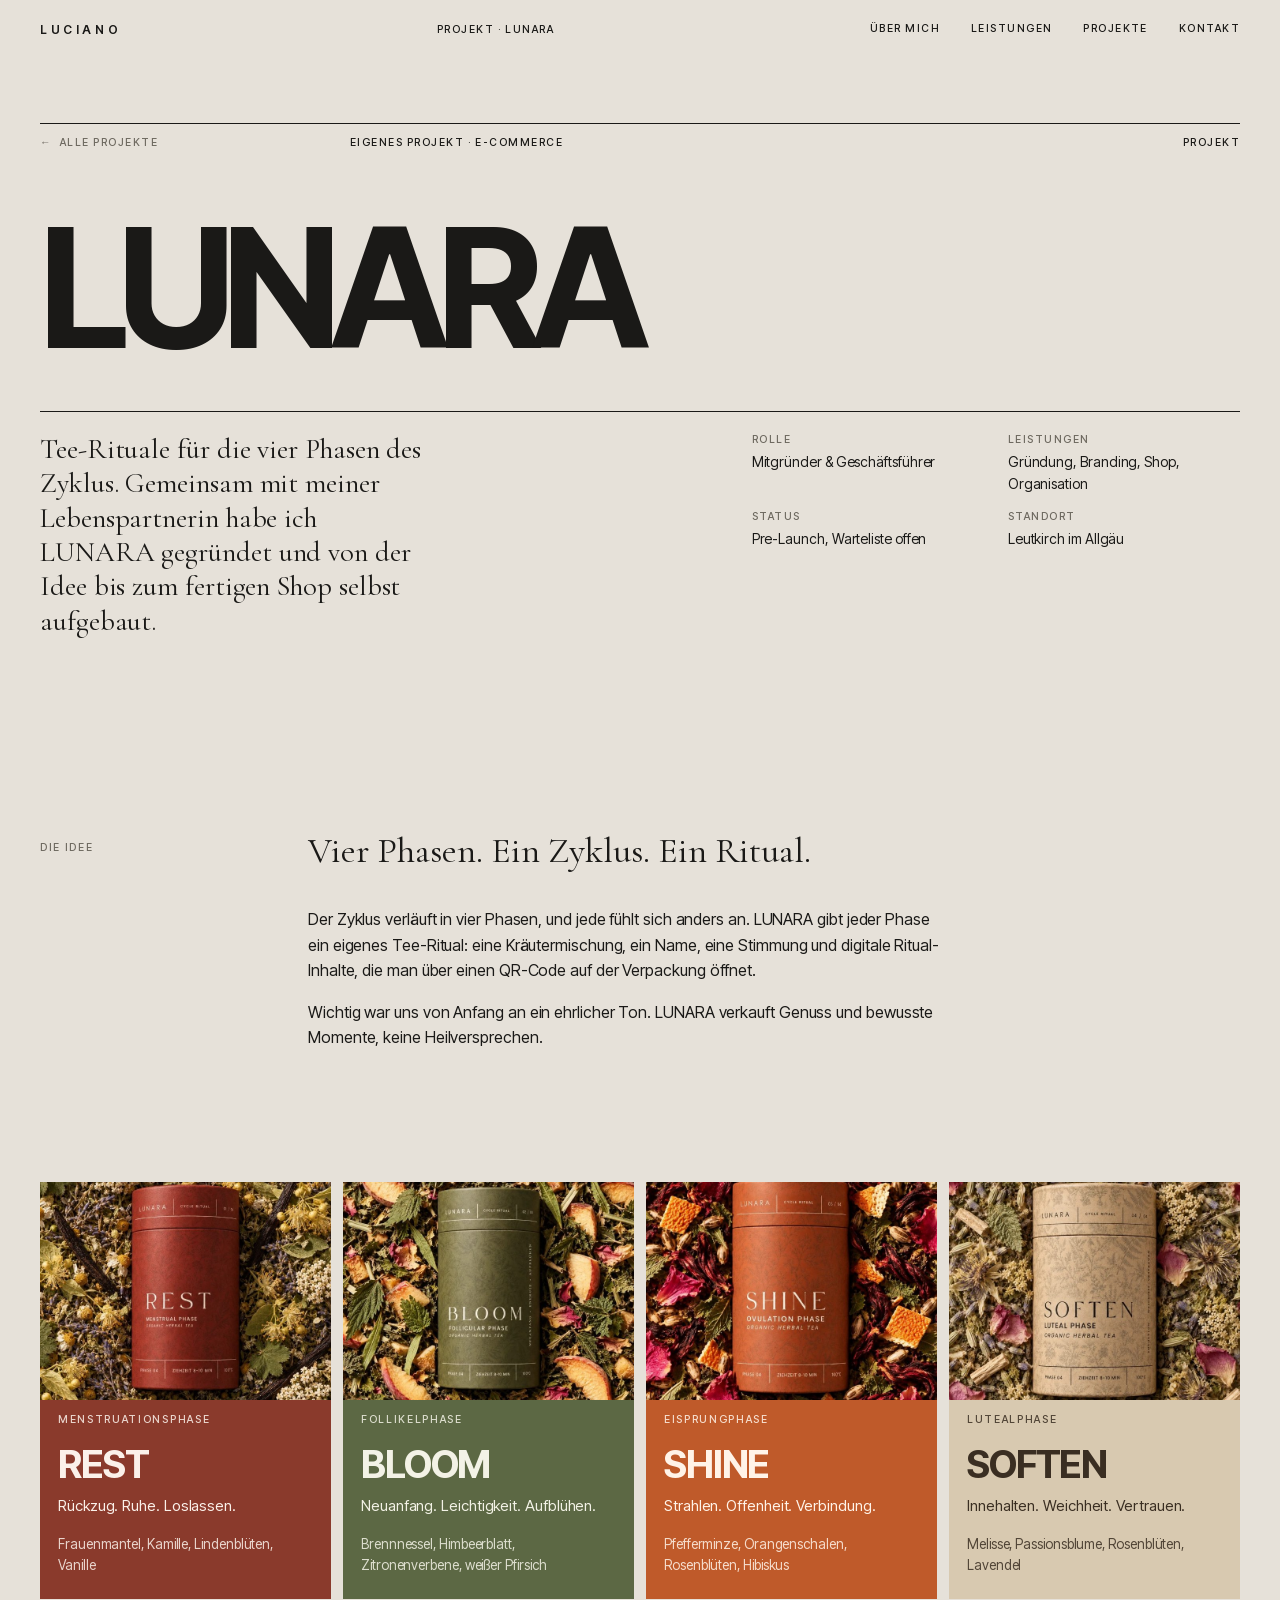
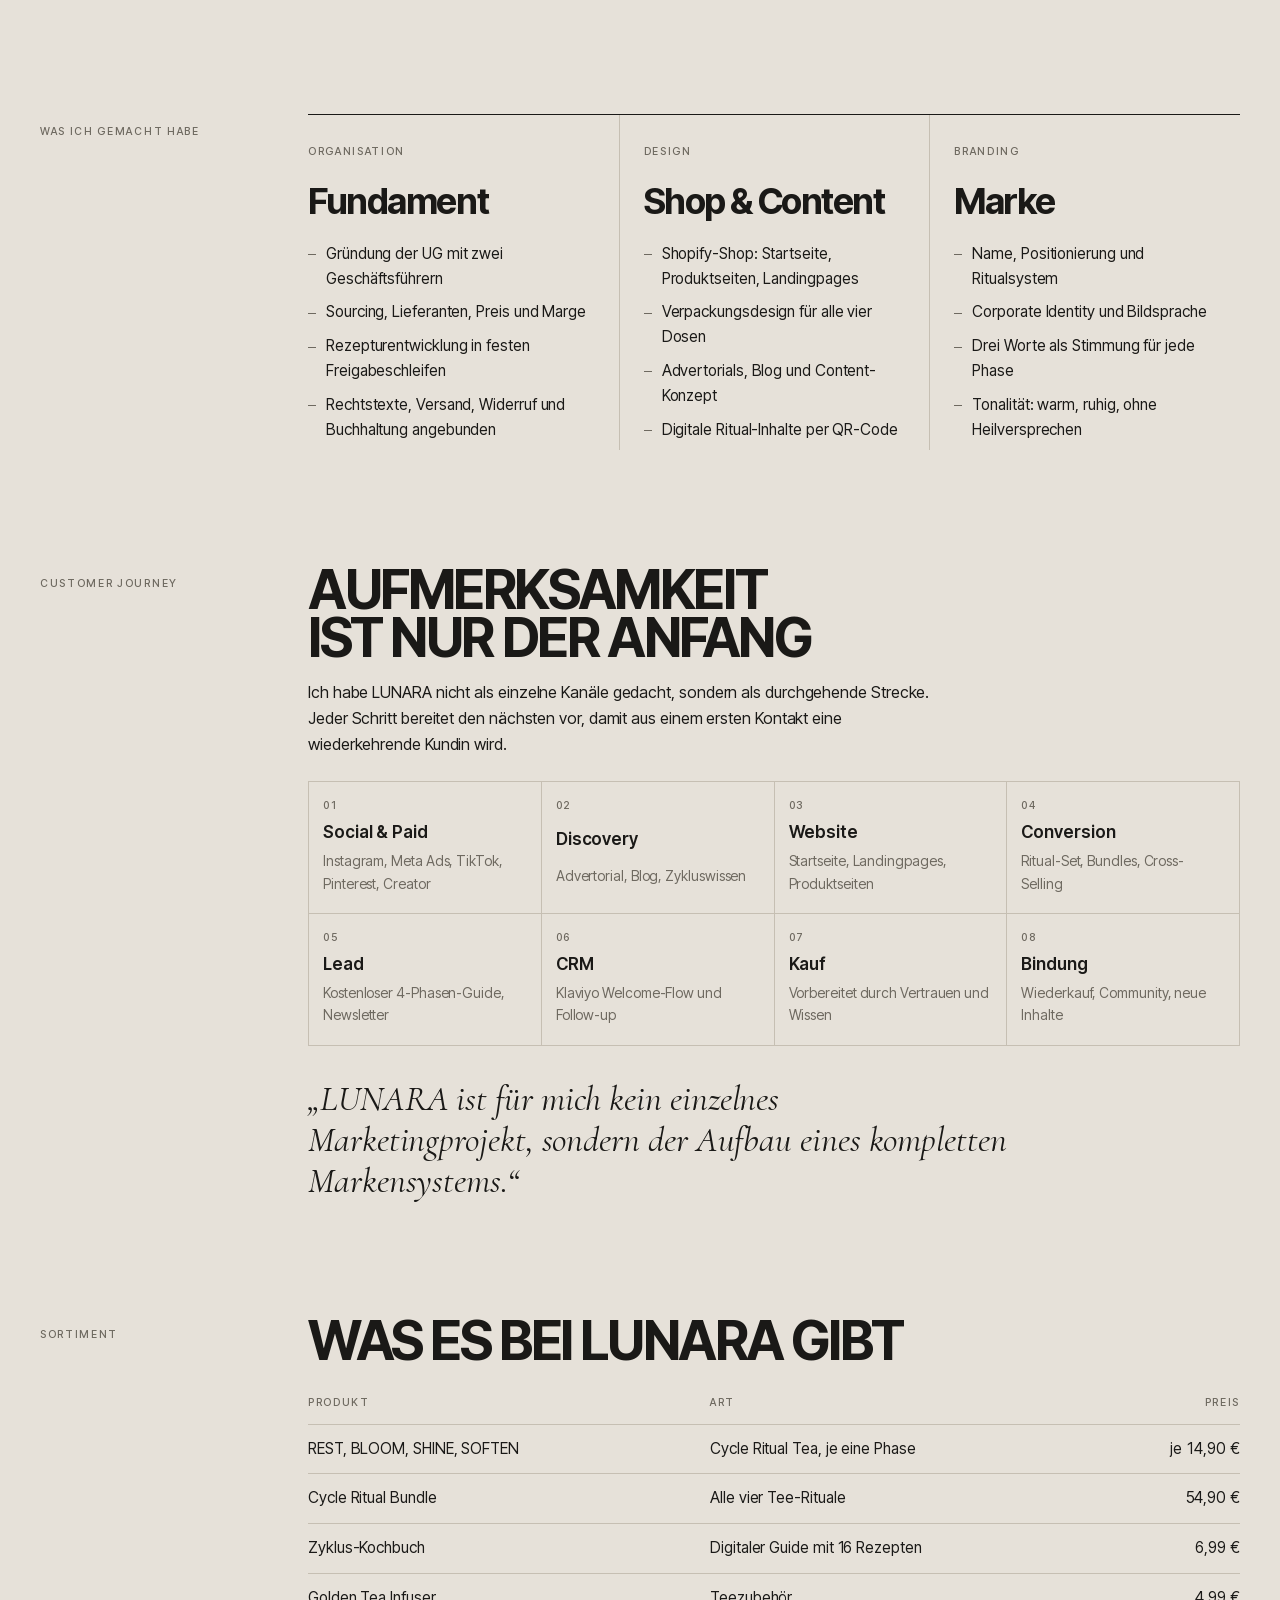
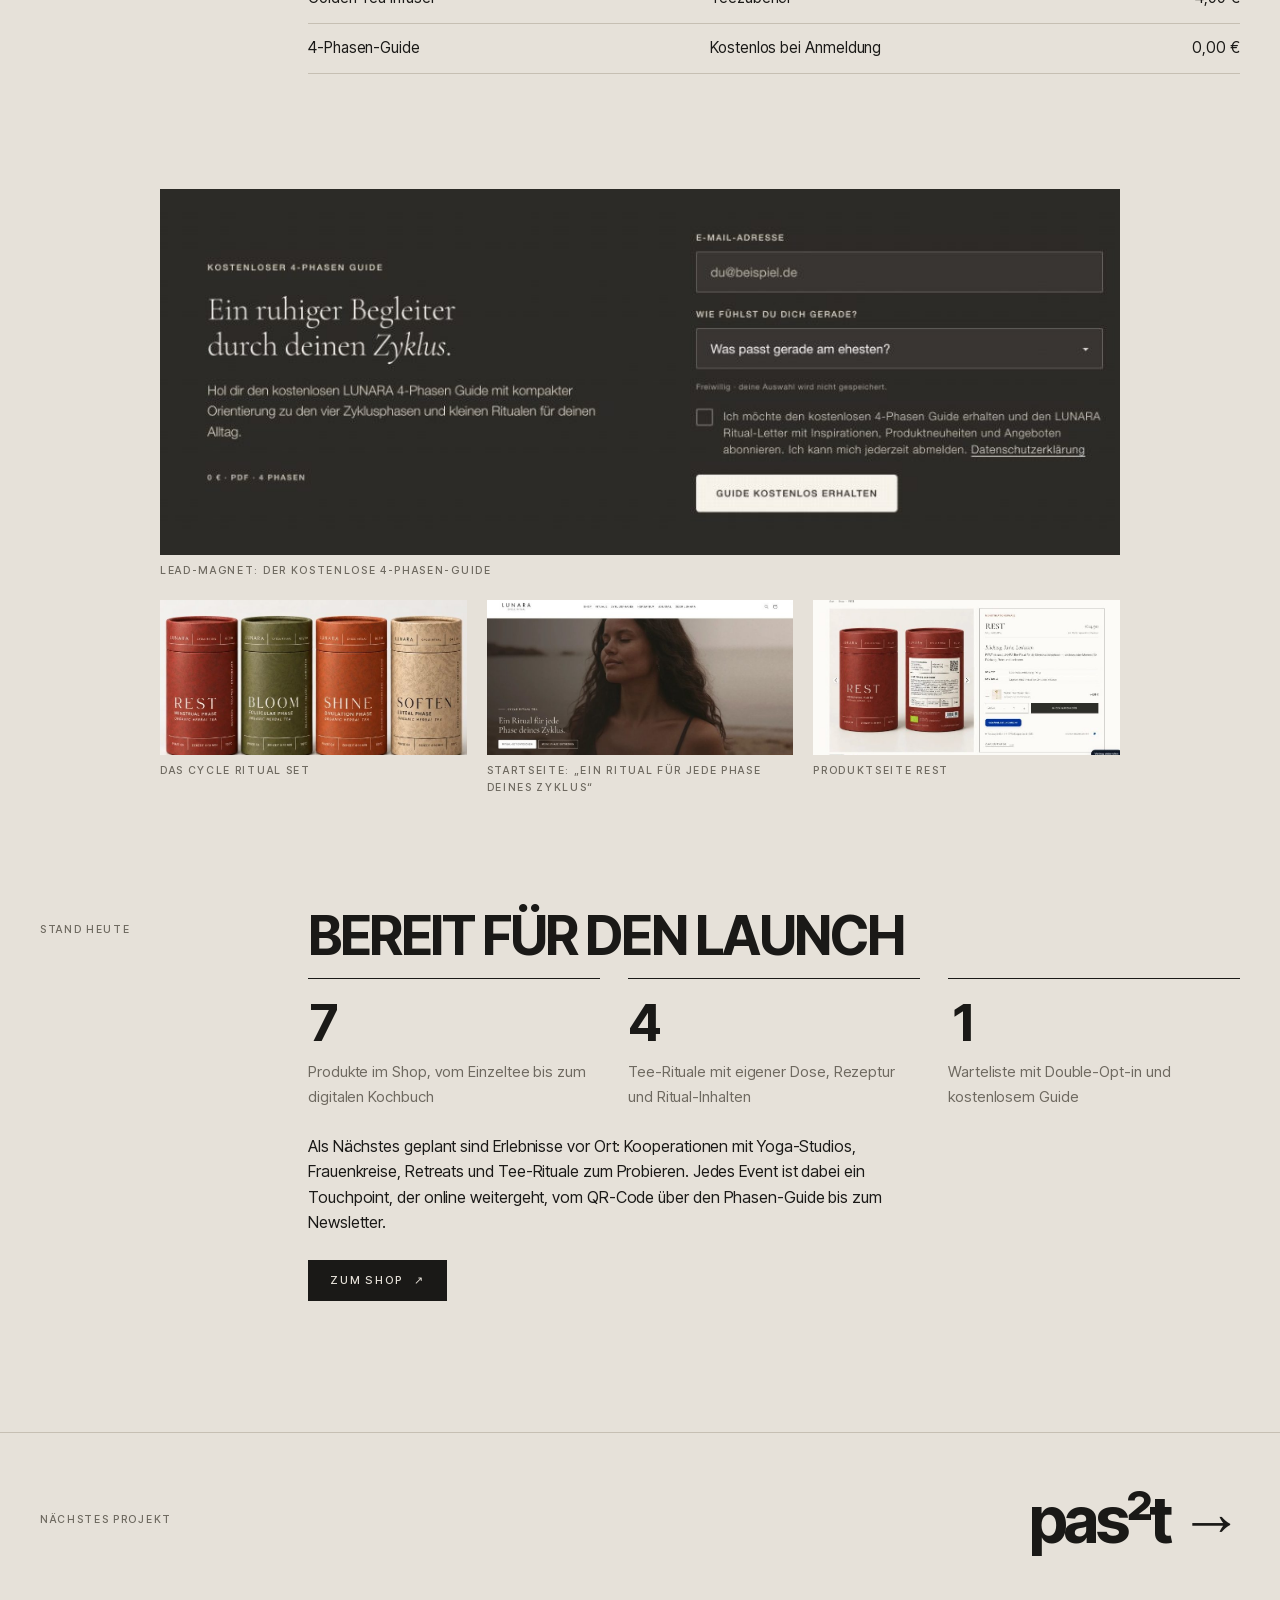
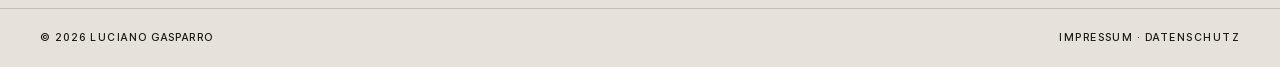
<file: projekte/lunara.html>
<!doctype html>
<html lang="de">
<head>
<meta charset="utf-8">
<meta name="viewport" content="width=device-width, initial-scale=1, viewport-fit=cover">
<title>LUNARA · Luciano</title>
<meta name="claude:viewport-fit-sides" content="cover">
<meta name="description" content="LUNARA Cycle Ritual: Tee-Rituale für die vier Zyklusphasen. Gründung, Branding und Shop von Luciano.">
<link rel="stylesheet" href="../assets/fonts/fonts.css">
<link rel="stylesheet" href="../assets/site.css">
<link rel="stylesheet" href="../assets/editorial.css">
<style>
  :root { padding-top: env(safe-area-inset-top, 0px); padding-bottom: env(safe-area-inset-bottom, 0px); }
  .case { --brand: #A24E37; --brand-ink: #FBF3EC; }
  .ph-rest   { --ph: #8A3A2C; --ph-ink: #FBF1EA; }
  .ph-bloom  { --ph: #5C6844; --ph-ink: #F3F2E6; }
  .ph-shine  { --ph: #BF5A2A; --ph-ink: #FFF3E8; }
  .ph-soften { --ph: #D8C9B0; --ph-ink: #3A2E22; }
</style>
</head>
<body class="case">

<header class="e-top">
  <div class="e-wrap e-top-row">
    <a class="e-logo" href="../index.html">Luciano</a>
    <span class="e-mini e-hide-s">Projekt · LUNARA</span>
    <nav class="e-nav" aria-label="Hauptnavigation">
      <a href="../index.html#ueber-mich">Über mich</a>
      <a href="../index.html#leistungen">Leistungen</a>
      <a href="../index.html#projekte">Projekte</a>
      <a href="../index.html#kontakt">Kontakt</a>
    </nav>
  </div>
</header>

<main>
  <section class="c-hero">
    <div class="e-wrap">
      <div class="e-sec-head"><a class="back e-mini" href="../index.html#projekte"><span aria-hidden="true">←</span> Alle Projekte</a><span class="e-mini">Eigenes Projekt · E-Commerce</span><span class="e-mini e-hide-s">Projekt</span></div>
      <h1 class="c-title">LUNARA</h1>
      <div class="c-hero-grid">
        <p class="lead">Tee-Rituale für die vier Phasen des Zyklus. Gemeinsam mit meiner Lebenspartnerin habe ich LUNARA gegründet und von der Idee bis zum fertigen Shop selbst aufgebaut.</p>
        <dl class="c-meta">
          <div><dt>Rolle</dt><dd>Mitgründer &amp; Geschäftsführer</dd></div>
          <div><dt>Leistungen</dt><dd>Gründung, Branding, Shop, Organisation</dd></div>
          <div><dt>Status</dt><dd>Pre-Launch, Warteliste offen</dd></div>
          <div><dt>Standort</dt><dd>Leutkirch im Allgäu</dd></div>
        </dl>
      </div>
    </div>
  </section>

  <section class="case-sec">
    <div class="wrap grid">
      <p class="label">Die Idee</p>
      <div class="body">
        <p class="big">Vier Phasen. Ein Zyklus. Ein Ritual.</p>
        <p>Der Zyklus verläuft in vier Phasen, und jede fühlt sich anders an. LUNARA gibt jeder Phase ein eigenes Tee-Ritual: eine Kräutermischung, ein Name, eine Stimmung und digitale Ritual-Inhalte, die man über einen QR-Code auf der Verpackung öffnet.</p>
        <p>Wichtig war uns von Anfang an ein ehrlicher Ton. LUNARA verkauft Genuss und bewusste Momente, keine Heilversprechen.</p>
      </div>
    </div>
  </section>

  <section class="case-sec" aria-label="Die vier Tee-Rituale">
    <div class="wrap">
      <div class="phases">
        <div class="phase ph-rest"><img src="../assets/projekte/lunara/tee-rest.jpg" alt="LUNARA REST Teedose auf Kräutern" loading="lazy"><span class="when">Menstruationsphase</span><b>REST</b><span class="mood">Rückzug. Ruhe. Loslassen.</span><span class="herbs">Frauenmantel, Kamille, Lindenblüten, Vanille</span></div>
        <div class="phase ph-bloom"><img src="../assets/projekte/lunara/tee-bloom.jpg" alt="LUNARA BLOOM Teedose auf Kräutern" loading="lazy"><span class="when">Follikelphase</span><b>BLOOM</b><span class="mood">Neuanfang. Leichtigkeit. Aufblühen.</span><span class="herbs">Brennnessel, Himbeerblatt, Zitronenverbene, weißer Pfirsich</span></div>
        <div class="phase ph-shine"><img src="../assets/projekte/lunara/tee-shine.jpg" alt="LUNARA SHINE Teedose auf Kräutern" loading="lazy"><span class="when">Eisprungphase</span><b>SHINE</b><span class="mood">Strahlen. Offenheit. Verbindung.</span><span class="herbs">Pfefferminze, Orangenschalen, Rosenblüten, Hibiskus</span></div>
        <div class="phase ph-soften"><img src="../assets/projekte/lunara/tee-soften.jpg" alt="LUNARA SOFTEN Teedose auf Kräutern" loading="lazy"><span class="when">Lutealphase</span><b>SOFTEN</b><span class="mood">Innehalten. Weichheit. Vertrauen.</span><span class="herbs">Melisse, Passionsblume, Rosenblüten, Lavendel</span></div>
      </div>
    </div>
  </section>

  <section class="case-sec">
    <div class="wrap grid">
      <p class="label">Was ich gemacht habe</p>
      <div class="body">
        <div class="did">
          <article>
            <span class="label">Organisation</span>
            <h3>Fundament</h3>
            <ul>
              <li>Gründung der UG mit zwei Geschäftsführern</li>
              <li>Sourcing, Lieferanten, Preis und Marge</li>
              <li>Rezepturentwicklung in festen Freigabeschleifen</li>
              <li>Rechtstexte, Versand, Widerruf und Buchhaltung angebunden</li>
            </ul>
          </article>
          <article>
            <span class="label">Design</span>
            <h3>Shop &amp; Content</h3>
            <ul>
              <li>Shopify-Shop: Startseite, Produktseiten, Landingpages</li>
              <li>Verpackungsdesign für alle vier Dosen</li>
              <li>Advertorials, Blog und Content-Konzept</li>
              <li>Digitale Ritual-Inhalte per QR-Code</li>
            </ul>
          </article>
          <article>
            <span class="label">Branding</span>
            <h3>Marke</h3>
            <ul>
              <li>Name, Positionierung und Ritualsystem</li>
              <li>Corporate Identity und Bildsprache</li>
              <li>Drei Worte als Stimmung für jede Phase</li>
              <li>Tonalität: warm, ruhig, ohne Heilversprechen</li>
            </ul>
          </article>
        </div>
      </div>
    </div>
  </section>

  <section class="case-sec">
    <div class="wrap grid">
      <p class="label">Customer Journey</p>
      <div class="body">
        <h2>Aufmerksamkeit ist nur der Anfang</h2>
        <p>Ich habe LUNARA nicht als einzelne Kanäle gedacht, sondern als durchgehende Strecke. Jeder Schritt bereitet den nächsten vor, damit aus einem ersten Kontakt eine wiederkehrende Kundin wird.</p>
        <ol class="journey">
          <li><b>Social &amp; Paid</b><span>Instagram, Meta Ads, TikTok, Pinterest, Creator</span></li>
          <li><b>Discovery</b><span>Advertorial, Blog, Zykluswissen</span></li>
          <li><b>Website</b><span>Startseite, Landingpages, Produktseiten</span></li>
          <li><b>Conversion</b><span>Ritual-Set, Bundles, Cross-Selling</span></li>
          <li><b>Lead</b><span>Kostenloser 4-Phasen-Guide, Newsletter</span></li>
          <li><b>CRM</b><span>Klaviyo Welcome-Flow und Follow-up</span></li>
          <li><b>Kauf</b><span>Vorbereitet durch Vertrauen und Wissen</span></li>
          <li><b>Bindung</b><span>Wiederkauf, Community, neue Inhalte</span></li>
        </ol>
        <blockquote class="quote">„LUNARA ist für mich kein einzelnes Marketingprojekt, sondern der Aufbau eines kompletten Markensystems.“</blockquote>
      </div>
    </div>
  </section>

  <section class="case-sec">
    <div class="wrap grid">
      <p class="label">Sortiment</p>
      <div class="body">
        <h2>Was es bei LUNARA gibt</h2>
        <div class="range-wrap">
          <table class="range">
            <thead><tr><th>Produkt</th><th>Art</th><th class="num">Preis</th></tr></thead>
            <tbody>
              <tr><td>REST, BLOOM, SHINE, SOFTEN</td><td>Cycle Ritual Tea, je eine Phase</td><td class="num">je 14,90 €</td></tr>
              <tr><td>Cycle Ritual Bundle</td><td>Alle vier Tee-Rituale</td><td class="num">54,90 €</td></tr>
              <tr><td>Zyklus-Kochbuch</td><td>Digitaler Guide mit 16 Rezepten</td><td class="num">6,99 €</td></tr>
              <tr><td>Golden Tea Infuser</td><td>Teezubehör</td><td class="num">4,99 €</td></tr>
              <tr><td>4-Phasen-Guide</td><td>Kostenlos bei Anmeldung</td><td class="num">0,00 €</td></tr>
            </tbody>
          </table>
        </div>
      </div>
    </div>
  </section>

  <section class="case-sec" aria-label="Bilder">
    <div class="wrap">
      <div class="gallery">
        <figure class="g-wide"><img src="../assets/projekte/lunara/guide.jpg" alt="Anmeldeformular für den kostenlosen 4-Phasen-Guide" loading="lazy"><figcaption>Lead-Magnet: der kostenlose 4-Phasen-Guide</figcaption></figure>
        <figure class="g-third"><img src="../assets/projekte/lunara/set.jpg" alt="Die vier LUNARA Teedosen nebeneinander" loading="lazy"><figcaption>Das Cycle Ritual Set</figcaption></figure>
        <figure class="g-third"><img src="../assets/projekte/lunara/shop-start.jpg" alt="Startseite des LUNARA Shops" loading="lazy"><figcaption>Startseite: „Ein Ritual für jede Phase deines Zyklus“</figcaption></figure>
        <figure class="g-third"><img src="../assets/projekte/lunara/shop-produkt.jpg" alt="Produktseite REST im LUNARA Shop" loading="lazy"><figcaption>Produktseite REST</figcaption></figure>
      </div>
    </div>
  </section>

  <section class="case-sec">
    <div class="wrap grid">
      <p class="label">Stand heute</p>
      <div class="body">
        <h2>Bereit für den Launch</h2>
        <div class="result">
          <div><strong>7</strong><span>Produkte im Shop, vom Einzeltee bis zum digitalen Kochbuch</span></div>
          <div><strong>4</strong><span>Tee-Rituale mit eigener Dose, Rezeptur und Ritual-Inhalten</span></div>
          <div><strong>1</strong><span>Warteliste mit Double-Opt-in und kostenlosem Guide</span></div>
        </div>
        <p style="margin-top:24px">Als Nächstes geplant sind Erlebnisse vor Ort: Kooperationen mit Yoga-Studios, Frauenkreise, Retreats und Tee-Rituale zum Probieren. Jedes Event ist dabei ein Touchpoint, der online weitergeht, vom QR-Code über den Phasen-Guide bis zum Newsletter.</p>
        <p style="margin-top:24px"><a class="btn" href="https://www.lunaracycleritual.com" target="_blank" rel="noopener">Zum Shop <span aria-hidden="true">↗</span></a></p>
      </div>
    </div>
  </section>
</main>

<nav class="case-next" aria-label="Nächstes Projekt">
  <div class="wrap">
    <span class="label">Nächstes Projekt</span>
    <a class="big" href="pas2t.html">pas²t →</a>
  </div>
</nav>

<footer class="e-foot">
  <div class="e-wrap e-top-row">
    <span class="e-mini">© 2026 Luciano Gasparro</span>
    <span class="e-mini"><a href="../impressum.html">Impressum</a> · <a href="../datenschutz.html">Datenschutz</a></span>
  </div>
</footer>
</body>
</html>
</file>
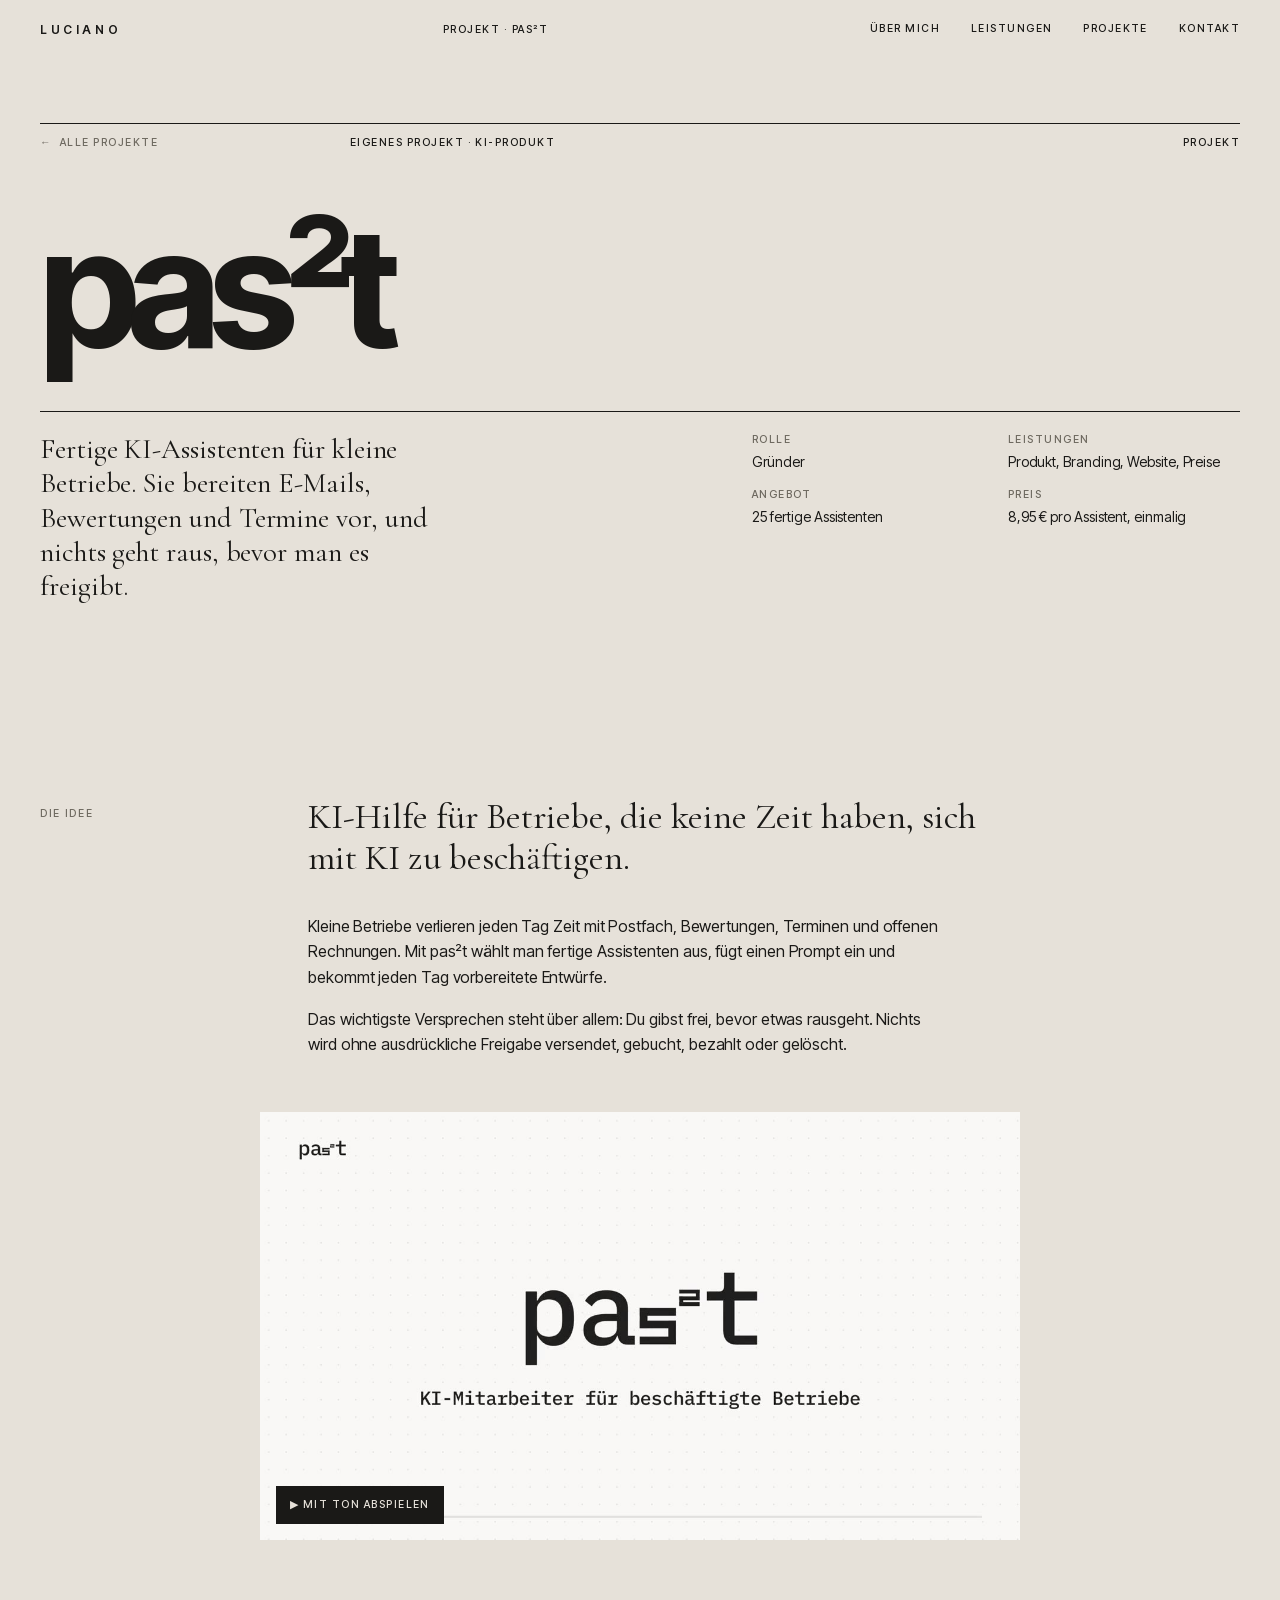
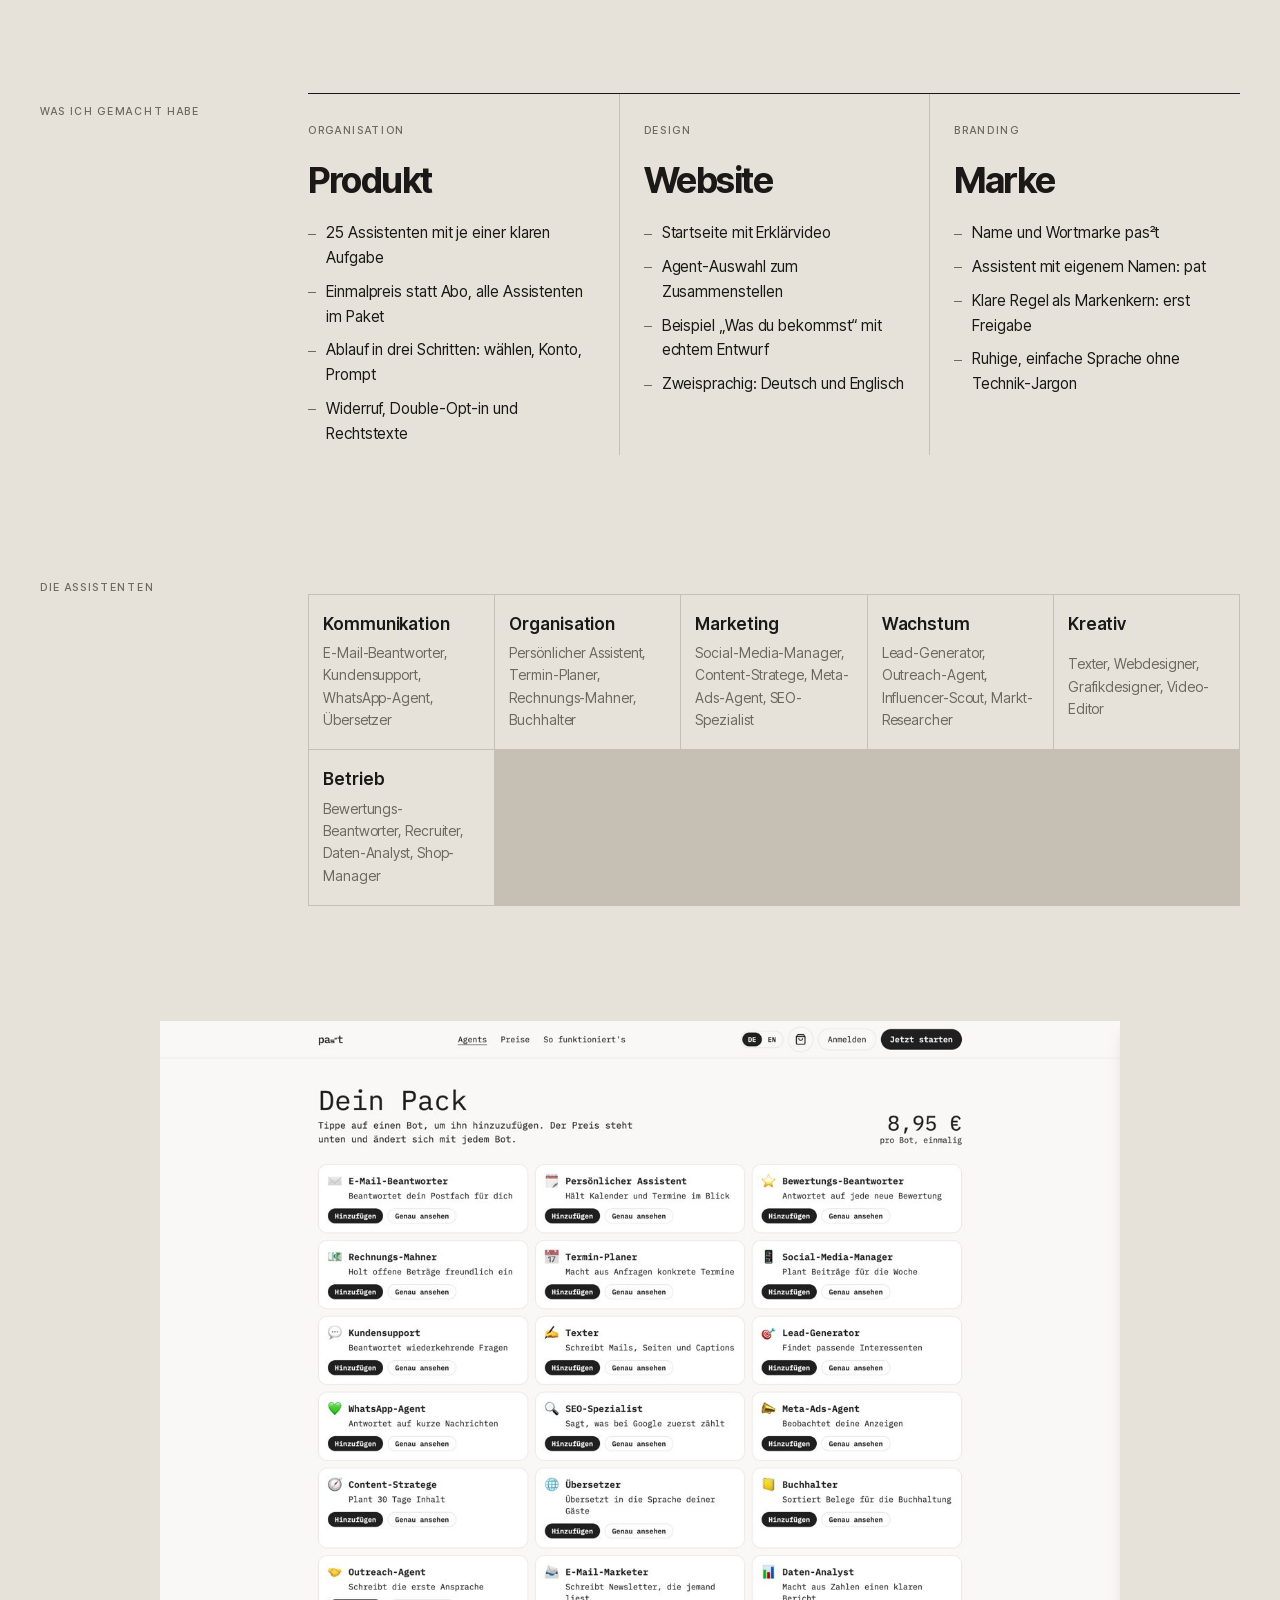
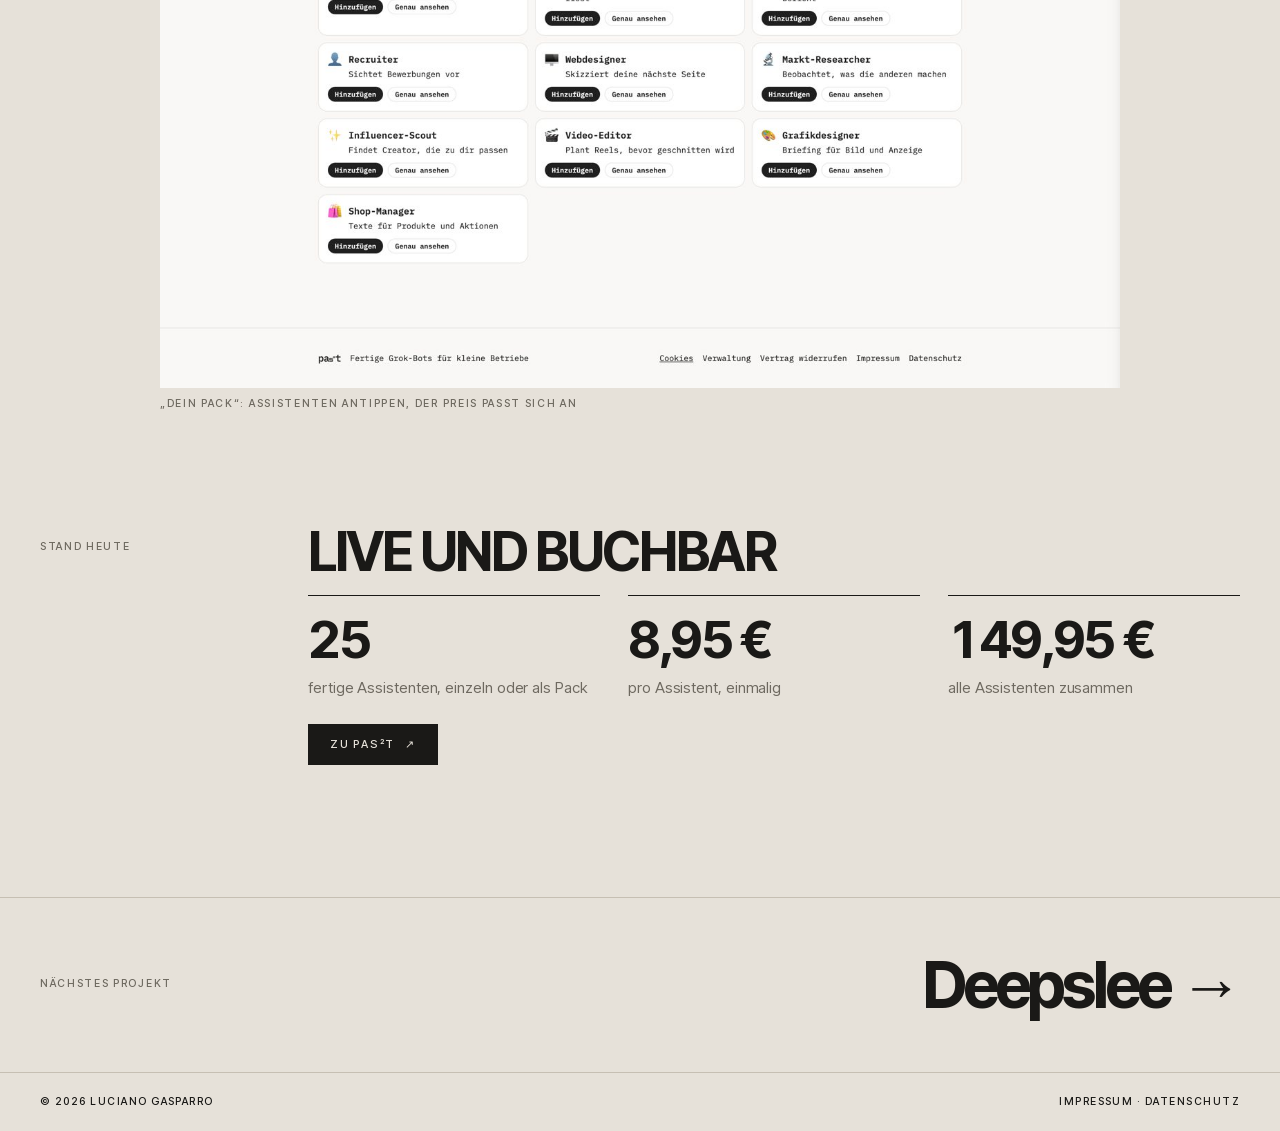
<file: projekte/pas2t.html>
<!doctype html>
<html lang="de">
<head>
<meta charset="utf-8">
<meta name="viewport" content="width=device-width, initial-scale=1, viewport-fit=cover">
<title>pas²t · Luciano</title>
<meta name="claude:viewport-fit-sides" content="cover">
<meta name="description" content="pas²t: fertige KI-Assistenten für kleine Betriebe. Produkt, Marke und Website von Luciano.">
<link rel="stylesheet" href="../assets/fonts/fonts.css">
<link rel="stylesheet" href="../assets/site.css">
<link rel="stylesheet" href="../assets/editorial.css">
<style>
  :root { padding-top: env(safe-area-inset-top, 0px); padding-bottom: env(safe-area-inset-bottom, 0px); }
  .case { --brand: #1C1B19; --brand-ink: #F9F8F7; }
  .word-cover { display: grid; place-items: center; text-align: center; padding: 24px; }
  .word-cover .word { font-family: var(--font-display); font-weight: 800; font-stretch: 118%; font-size: clamp(48px, 10vw, 140px); letter-spacing: .04em; line-height: 1; }
  .word-cover .sub { font-family: var(--font-mono); font-size: 12px; letter-spacing: .3em; text-transform: uppercase; margin-top: 16px; opacity: .85; }
</style>
</head>
<body class="case">

<header class="e-top">
  <div class="e-wrap e-top-row">
    <a class="e-logo" href="../index.html">Luciano</a>
    <span class="e-mini e-hide-s">Projekt · pas²t</span>
    <nav class="e-nav" aria-label="Hauptnavigation">
      <a href="../index.html#ueber-mich">Über mich</a>
      <a href="../index.html#leistungen">Leistungen</a>
      <a href="../index.html#projekte">Projekte</a>
      <a href="../index.html#kontakt">Kontakt</a>
    </nav>
  </div>
</header>

<main>
  <section class="c-hero">
    <div class="e-wrap">
      <div class="e-sec-head"><a class="back e-mini" href="../index.html#projekte"><span aria-hidden="true">←</span> Alle Projekte</a><span class="e-mini">Eigenes Projekt · KI-Produkt</span><span class="e-mini e-hide-s">Projekt</span></div>
      <h1 class="c-title">pas²t</h1>
      <div class="c-hero-grid">
        <p class="lead">Fertige KI-Assistenten für kleine Betriebe. Sie bereiten E-Mails, Bewertungen und Termine vor, und nichts geht raus, bevor man es freigibt.</p>
        <dl class="c-meta">
        <div><dt>Rolle</dt><dd>Gründer</dd></div>
        <div><dt>Leistungen</dt><dd>Produkt, Branding, Website, Preise</dd></div>
        <div><dt>Angebot</dt><dd>25 fertige Assistenten</dd></div>
        <div><dt>Preis</dt><dd>8,95 € pro Assistent, einmalig</dd></div>
        </dl>
      </div>
    </div>
  </section>

  <section class="case-sec">
    <div class="wrap grid">
      <p class="label">Die Idee</p>
      <div class="body">
        <p class="big">KI-Hilfe für Betriebe, die keine Zeit haben, sich mit KI zu beschäftigen.</p>
        <p>Kleine Betriebe verlieren jeden Tag Zeit mit Postfach, Bewertungen, Terminen und offenen Rechnungen. Mit pas²t wählt man fertige Assistenten aus, fügt einen Prompt ein und bekommt jeden Tag vorbereitete Entwürfe.</p>
        <p>Das wichtigste Versprechen steht über allem: Du gibst frei, bevor etwas rausgeht. Nichts wird ohne ausdrückliche Freigabe versendet, gebucht, bezahlt oder gelöscht.</p>
      </div>
    </div>
  </section>
  <div class="e-wrap c-media-wrap">
    <figure class="c-media c-video"><video src="../assets/projekte/pas2t/demo.mp4" poster="../assets/projekte/pas2t/demo-poster.jpg" muted loop playsinline preload="metadata" aria-label="Erklärvideo zu pas²t"></video><button type="button" class="c-sound e-mini">▶ Mit Ton abspielen</button></figure><script>(()=>{const v=document.querySelector(".c-video video"),b=document.querySelector(".c-sound");if(!matchMedia("(prefers-reduced-motion: reduce)").matches){v.play().catch(()=>{});}b.addEventListener("click",()=>{if(v.muted||v.paused){v.muted=false;v.currentTime=0;v.play();b.textContent="❚❚ Pause";}else{v.pause();b.textContent="▶ Weiter abspielen";}});})();</script>
  </div>

  <section class="case-sec">
    <div class="wrap grid">
      <p class="label">Was ich gemacht habe</p>
      <div class="body">
        <div class="did">
          <article>
            <span class="label">Organisation</span>
            <h3>Produkt</h3>
            <ul>
              <li>25 Assistenten mit je einer klaren Aufgabe</li>
              <li>Einmalpreis statt Abo, alle Assistenten im Paket</li>
              <li>Ablauf in drei Schritten: wählen, Konto, Prompt</li>
              <li>Widerruf, Double-Opt-in und Rechtstexte</li>
            </ul>
          </article>
          <article>
            <span class="label">Design</span>
            <h3>Website</h3>
            <ul>
              <li>Startseite mit Erklärvideo</li>
              <li>Agent-Auswahl zum Zusammenstellen</li>
              <li>Beispiel „Was du bekommst“ mit echtem Entwurf</li>
              <li>Zweisprachig: Deutsch und Englisch</li>
            </ul>
          </article>
          <article>
            <span class="label">Branding</span>
            <h3>Marke</h3>
            <ul>
              <li>Name und Wortmarke pas²t</li>
              <li>Assistent mit eigenem Namen: pat</li>
              <li>Klare Regel als Markenkern: erst Freigabe</li>
              <li>Ruhige, einfache Sprache ohne Technik-Jargon</li>
            </ul>
          </article>
        </div>
      </div>
    </div>
  </section>

  <section class="case-sec">
    <div class="wrap grid">
      <p class="label">Die Assistenten</p>
      <div class="body">
        <ul class="journey plain">
          <li><b>Kommunikation</b><span>E-Mail-Beantworter, Kundensupport, WhatsApp-Agent, Übersetzer</span></li>
          <li><b>Organisation</b><span>Persönlicher Assistent, Termin-Planer, Rechnungs-Mahner, Buchhalter</span></li>
          <li><b>Marketing</b><span>Social-Media-Manager, Content-Stratege, Meta-Ads-Agent, SEO-Spezialist</span></li>
          <li><b>Wachstum</b><span>Lead-Generator, Outreach-Agent, Influencer-Scout, Markt-Researcher</span></li>
          <li><b>Kreativ</b><span>Texter, Webdesigner, Grafikdesigner, Video-Editor</span></li>
          <li><b>Betrieb</b><span>Bewertungs-Beantworter, Recruiter, Daten-Analyst, Shop-Manager</span></li>
        </ul>
      </div>
    </div>
  </section>

  <section class="case-sec" aria-label="Bilder">
    <div class="wrap">
      <div class="gallery">
        <figure class="g-wide"><img src="../assets/projekte/pas2t/screenshot.jpg" alt="pas²t Seite „Dein Pack“ mit allen 25 Assistenten zur Auswahl" loading="lazy"><figcaption>„Dein Pack“: Assistenten antippen, der Preis passt sich an</figcaption></figure>
      </div>
    </div>
  </section>

  <section class="case-sec">
    <div class="wrap grid">
      <p class="label">Stand heute</p>
      <div class="body">
        <h2>Live und buchbar</h2>
        <div class="result">
          <div><strong>25</strong><span>fertige Assistenten, einzeln oder als Pack</span></div>
          <div><strong>8,95 €</strong><span>pro Assistent, einmalig</span></div>
          <div><strong>149,95 €</strong><span>alle Assistenten zusammen</span></div>
        </div>
        <p style="margin-top:24px"><a class="btn" href="https://pas2t.grok.me" target="_blank" rel="noopener">Zu pas²t <span aria-hidden="true">↗</span></a></p>
      </div>
    </div>
  </section>
</main>

<nav class="case-next" aria-label="Nächstes Projekt">
  <div class="wrap">
    <span class="label">Nächstes Projekt</span>
    <a class="big" href="deepslee.html">Deepslee →</a>
  </div>
</nav>

<footer class="e-foot">
  <div class="e-wrap e-top-row">
    <span class="e-mini">© 2026 Luciano Gasparro</span>
    <span class="e-mini"><a href="../impressum.html">Impressum</a> · <a href="../datenschutz.html">Datenschutz</a></span>
  </div>
</footer>
</body>
</html>
</file>
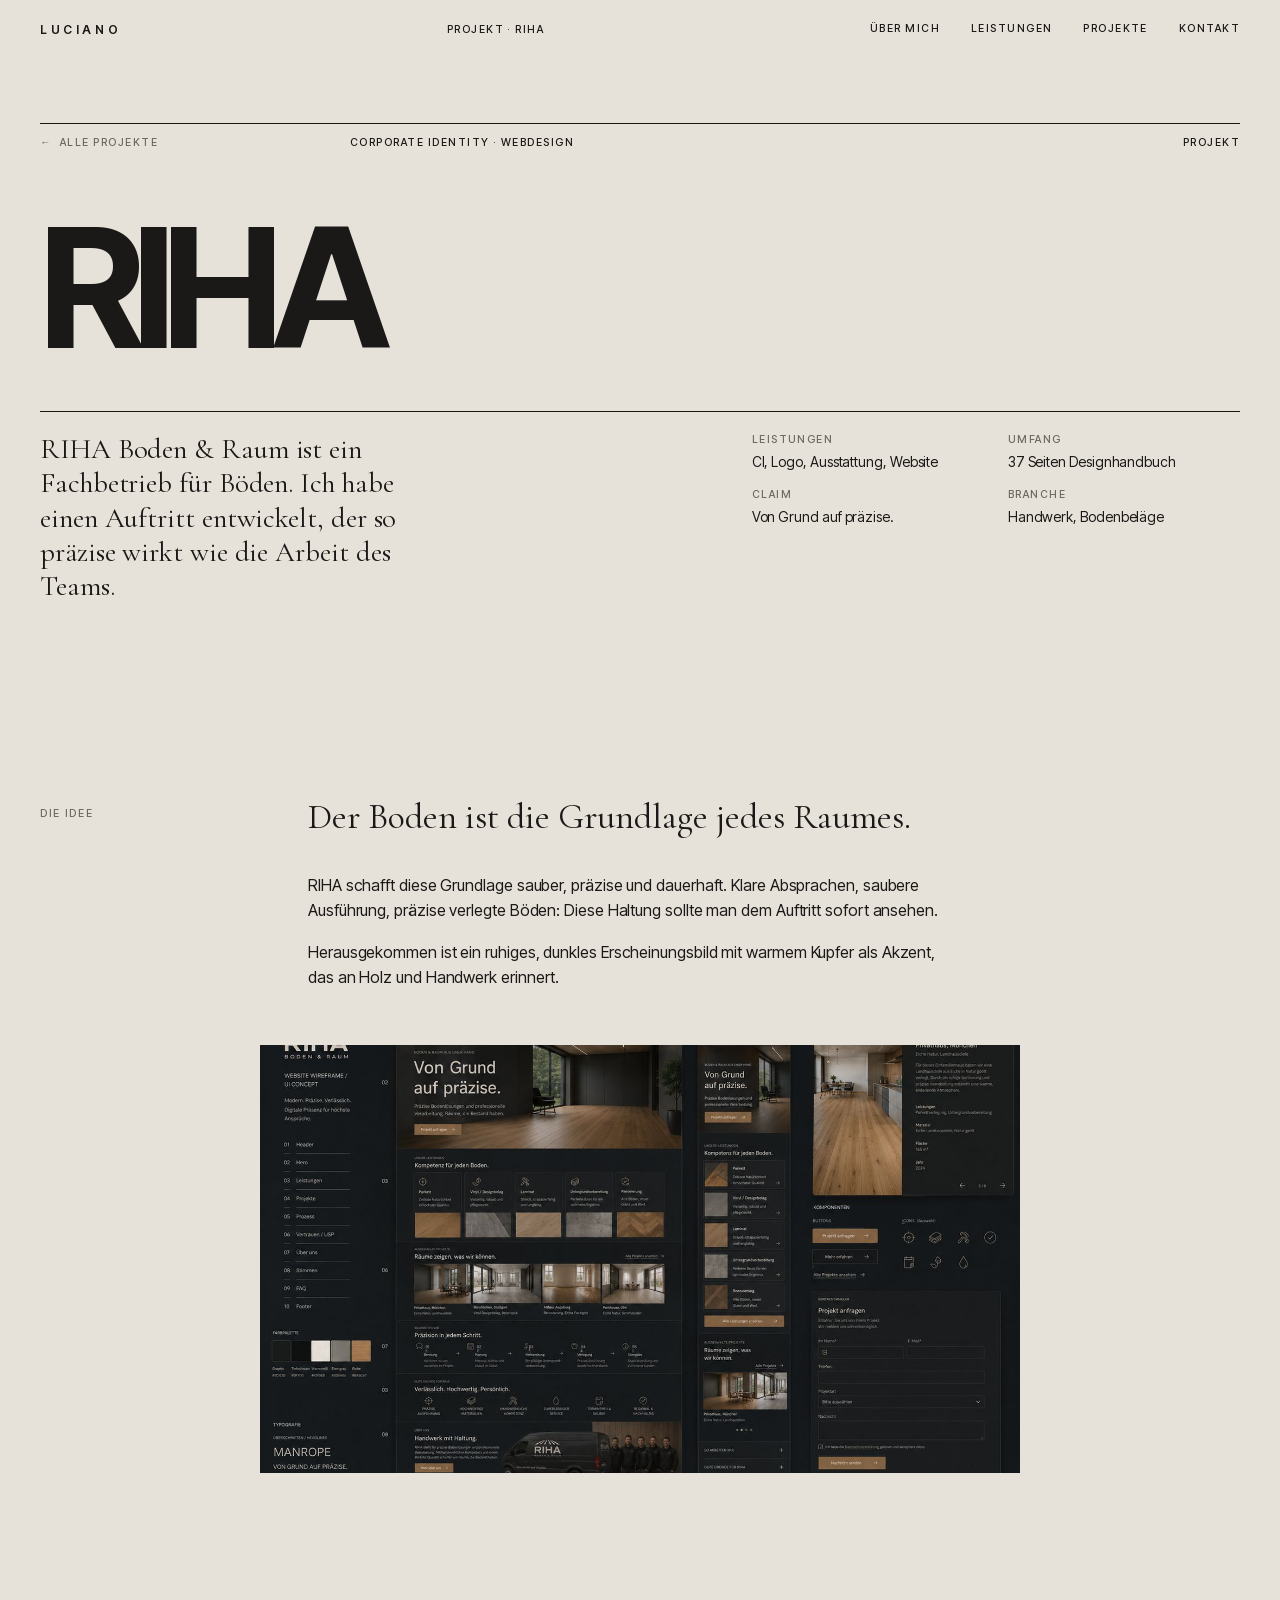
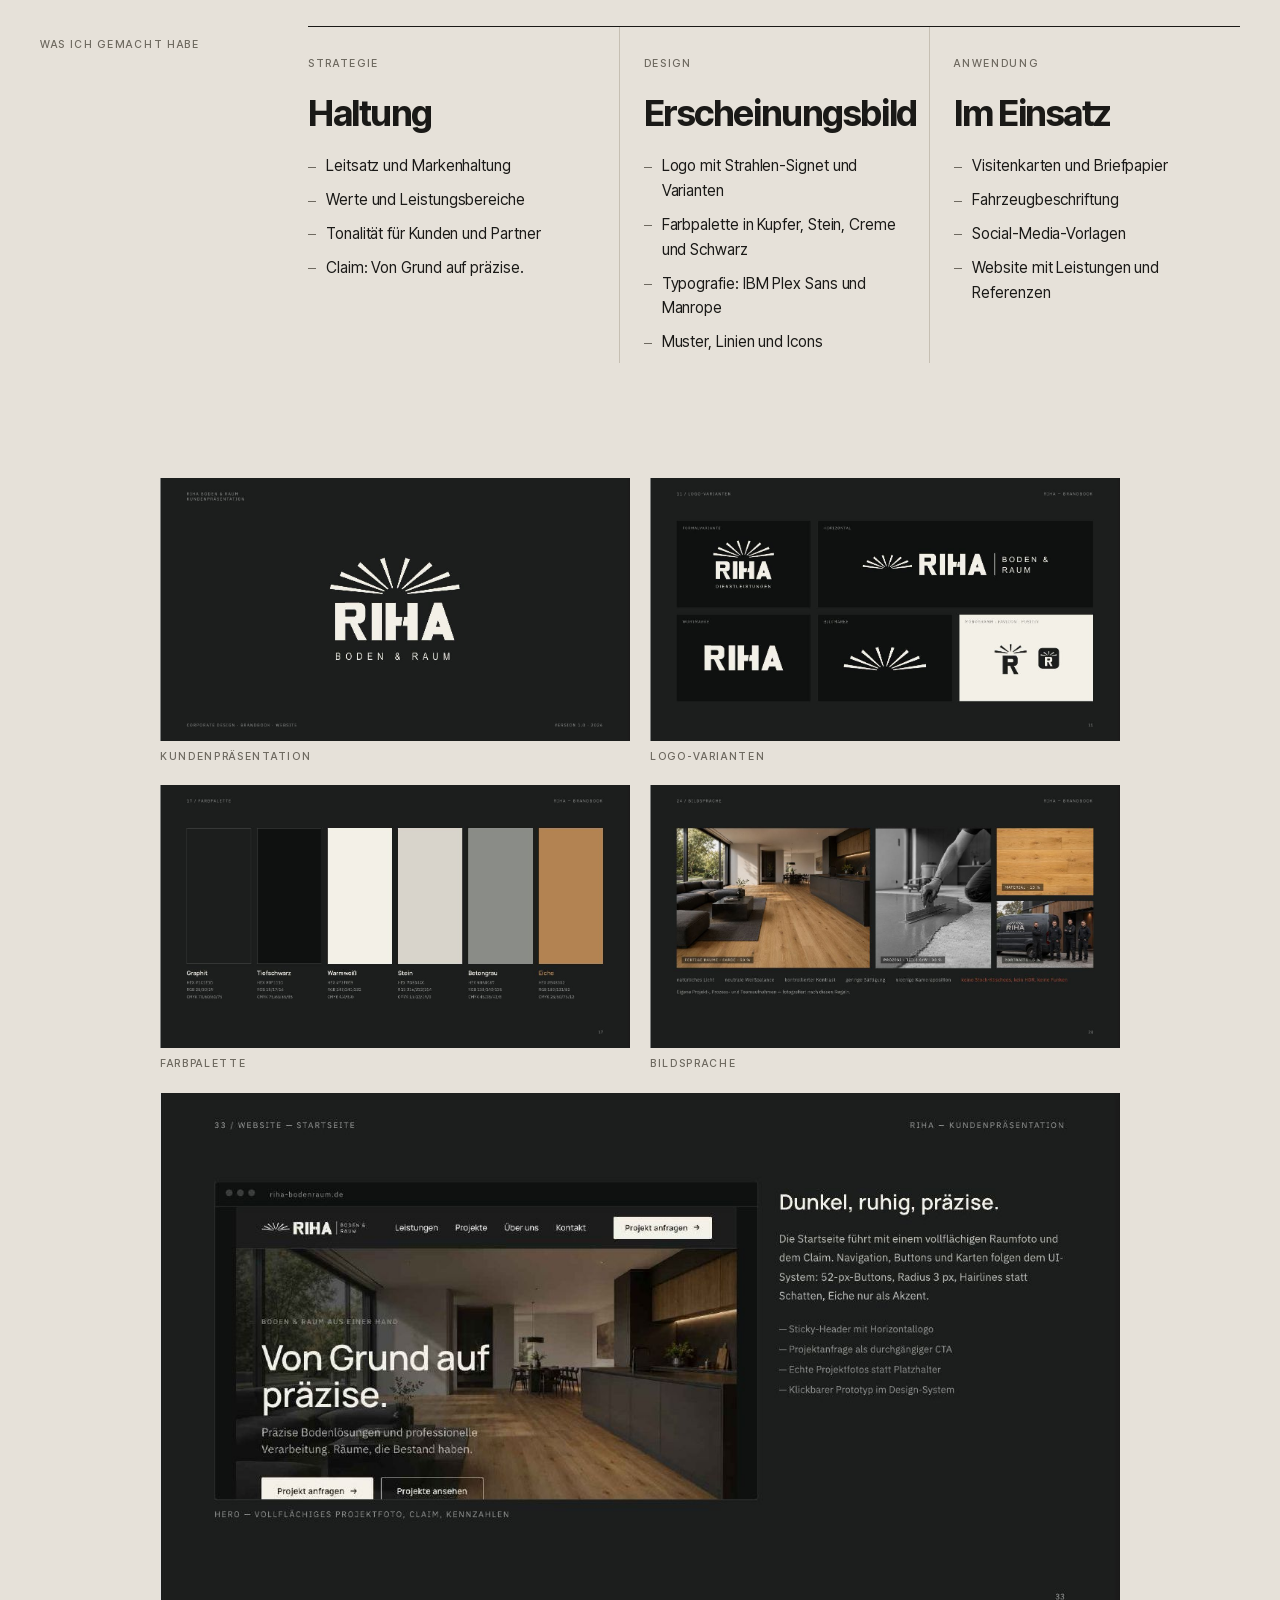
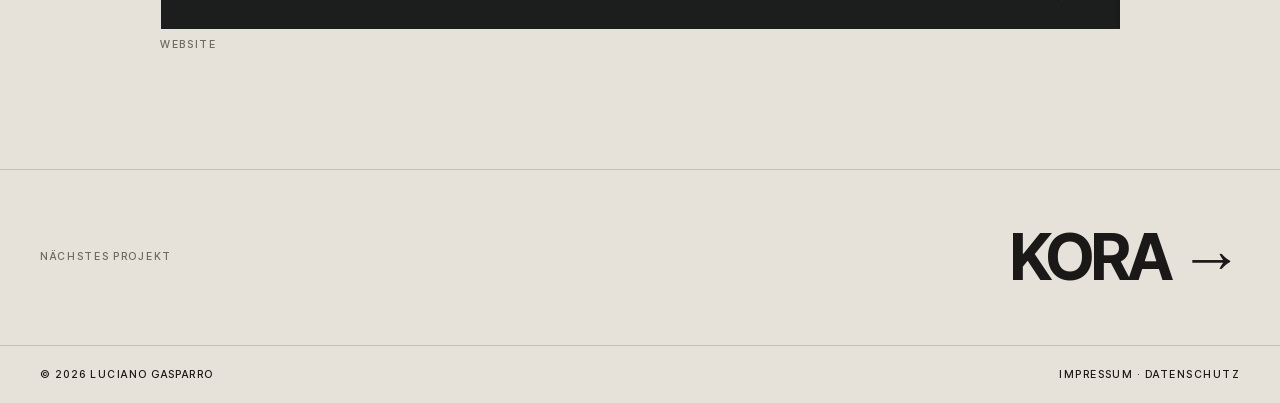
<file: projekte/riha.html>
<!doctype html>
<html lang="de">
<head>
<meta charset="utf-8">
<meta name="viewport" content="width=device-width, initial-scale=1, viewport-fit=cover">
<title>RIHA · Luciano</title>
<meta name="claude:viewport-fit-sides" content="cover">
<meta name="description" content="RIHA Boden &amp; Raum: Corporate Identity, Designhandbuch und Website für einen Bodenleger-Betrieb.">
<link rel="stylesheet" href="../assets/fonts/fonts.css">
<link rel="stylesheet" href="../assets/site.css">
<link rel="stylesheet" href="../assets/editorial.css">
<style>
  :root { padding-top: env(safe-area-inset-top, 0px); padding-bottom: env(safe-area-inset-bottom, 0px); }
  .case { --brand: #B07A4A; --brand-ink: #141414; }
  .word-cover { display: grid; place-items: center; text-align: center; padding: 24px; }
  .word-cover .word { font-family: var(--font-display); font-weight: 800; font-stretch: 118%; font-size: clamp(48px, 10vw, 140px); letter-spacing: .04em; line-height: 1; }
  .word-cover .sub { font-family: var(--font-mono); font-size: 12px; letter-spacing: .3em; text-transform: uppercase; margin-top: 16px; opacity: .85; }
</style>
</head>
<body class="case">

<header class="e-top">
  <div class="e-wrap e-top-row">
    <a class="e-logo" href="../index.html">Luciano</a>
    <span class="e-mini e-hide-s">Projekt · RIHA</span>
    <nav class="e-nav" aria-label="Hauptnavigation">
      <a href="../index.html#ueber-mich">Über mich</a>
      <a href="../index.html#leistungen">Leistungen</a>
      <a href="../index.html#projekte">Projekte</a>
      <a href="../index.html#kontakt">Kontakt</a>
    </nav>
  </div>
</header>

<main>
  <section class="c-hero">
    <div class="e-wrap">
      <div class="e-sec-head"><a class="back e-mini" href="../index.html#projekte"><span aria-hidden="true">←</span> Alle Projekte</a><span class="e-mini">Corporate Identity · Webdesign</span><span class="e-mini e-hide-s">Projekt</span></div>
      <h1 class="c-title">RIHA</h1>
      <div class="c-hero-grid">
        <p class="lead">RIHA Boden &amp; Raum ist ein Fachbetrieb für Böden. Ich habe einen Auftritt entwickelt, der so präzise wirkt wie die Arbeit des Teams.</p>
        <dl class="c-meta">
        <div><dt>Leistungen</dt><dd>CI, Logo, Ausstattung, Website</dd></div>
        <div><dt>Umfang</dt><dd>37 Seiten Designhandbuch</dd></div>
        <div><dt>Claim</dt><dd>Von Grund auf präzise.</dd></div>
        <div><dt>Branche</dt><dd>Handwerk, Bodenbeläge</dd></div>
        </dl>
      </div>
    </div>
  </section>

  <section class="case-sec">
    <div class="wrap grid">
      <p class="label">Die Idee</p>
      <div class="body">
        <p class="big">Der Boden ist die Grundlage jedes Raumes.</p>
        <p>RIHA schafft diese Grundlage sauber, präzise und dauerhaft. Klare Absprachen, saubere Ausführung, präzise verlegte Böden: Diese Haltung sollte man dem Auftritt sofort ansehen.</p>
        <p>Herausgekommen ist ein ruhiges, dunkles Erscheinungsbild mit warmem Kupfer als Akzent, das an Holz und Handwerk erinnert.</p>
      </div>
    </div>
  </section>
  <div class="e-wrap c-media-wrap">
    <figure class="c-media"><img src="../assets/projekte/riha/web.jpg" alt="Website von RIHA Boden &amp; Raum auf mehreren Seiten" style="object-position:50% 30%"></figure>
  </div>

  <section class="case-sec">
    <div class="wrap grid">
      <p class="label">Was ich gemacht habe</p>
      <div class="body">
        <div class="did">
          <article>
            <span class="label">Strategie</span>
            <h3>Haltung</h3>
            <ul>
              <li>Leitsatz und Markenhaltung</li>
              <li>Werte und Leistungsbereiche</li>
              <li>Tonalität für Kunden und Partner</li>
              <li>Claim: Von Grund auf präzise.</li>
            </ul>
          </article>
          <article>
            <span class="label">Design</span>
            <h3>Erscheinungsbild</h3>
            <ul>
              <li>Logo mit Strahlen-Signet und Varianten</li>
              <li>Farbpalette in Kupfer, Stein, Creme und Schwarz</li>
              <li>Typografie: IBM Plex Sans und Manrope</li>
              <li>Muster, Linien und Icons</li>
            </ul>
          </article>
          <article>
            <span class="label">Anwendung</span>
            <h3>Im Einsatz</h3>
            <ul>
              <li>Visitenkarten und Briefpapier</li>
              <li>Fahrzeugbeschriftung</li>
              <li>Social-Media-Vorlagen</li>
              <li>Website mit Leistungen und Referenzen</li>
            </ul>
          </article>
        </div>
      </div>
    </div>
  </section>

  <section class="case-sec" aria-label="Bilder">
    <div class="wrap">
      <div class="gallery">
        <figure class="g-half"><img src="../assets/projekte/riha/s1.jpg" alt="Titelseite der RIHA Kundenpräsentation" loading="lazy"><figcaption>Kundenpräsentation</figcaption></figure>
        <figure class="g-half"><img src="../assets/projekte/riha/s12.jpg" alt="RIHA Logo-Varianten" loading="lazy"><figcaption>Logo-Varianten</figcaption></figure>
        <figure class="g-half"><img src="../assets/projekte/riha/s18.jpg" alt="RIHA Farbpalette" loading="lazy"><figcaption>Farbpalette</figcaption></figure>
        <figure class="g-half"><img src="../assets/projekte/riha/s25.jpg" alt="RIHA Bildsprache mit Holzböden" loading="lazy"><figcaption>Bildsprache</figcaption></figure>
        <figure class="g-wide"><img src="../assets/projekte/riha/s34.jpg" alt="RIHA Website-Startseite" loading="lazy"><figcaption>Website</figcaption></figure>
      </div>
    </div>
  </section>
</main>

<nav class="case-next" aria-label="Nächstes Projekt">
  <div class="wrap">
    <span class="label">Nächstes Projekt</span>
    <a class="big" href="kora.html">KORA →</a>
  </div>
</nav>

<footer class="e-foot">
  <div class="e-wrap e-top-row">
    <span class="e-mini">© 2026 Luciano Gasparro</span>
    <span class="e-mini"><a href="../impressum.html">Impressum</a> · <a href="../datenschutz.html">Datenschutz</a></span>
  </div>
</footer>
</body>
</html>
</file>
<file: assets/fonts/fonts.css>
/* latin-ext */
@font-face {
  font-family: 'Cormorant Garamond';
  font-style: italic;
  font-weight: 400;
  font-display: swap;
  src: url(CormorantGaramond-400-italic-latin-ext.woff2) format('woff2');
  unicode-range: U+0100-02BA, U+02BD-02C5, U+02C7-02CC, U+02CE-02D7, U+02DD-02FF, U+0304, U+0308, U+0329, U+1D00-1DBF, U+1E00-1E9F, U+1EF2-1EFF, U+2020, U+20A0-20AB, U+20AD-20C4, U+2113, U+2C60-2C7F, U+A720-A7FF;
}
/* latin */
@font-face {
  font-family: 'Cormorant Garamond';
  font-style: italic;
  font-weight: 400;
  font-display: swap;
  src: url(CormorantGaramond-400-italic-latin.woff2) format('woff2');
  unicode-range: U+0000-00FF, U+0131, U+0152-0153, U+02BB-02BC, U+02C6, U+02DA, U+02DC, U+0304, U+0308, U+0329, U+2000-206F, U+20AC, U+2122, U+2191, U+2193, U+2212, U+2215, U+FEFF, U+FFFD;
}
/* latin-ext */
@font-face {
  font-family: 'Cormorant Garamond';
  font-style: normal;
  font-weight: 400;
  font-display: swap;
  src: url(CormorantGaramond-400-normal-latin-ext.woff2) format('woff2');
  unicode-range: U+0100-02BA, U+02BD-02C5, U+02C7-02CC, U+02CE-02D7, U+02DD-02FF, U+0304, U+0308, U+0329, U+1D00-1DBF, U+1E00-1E9F, U+1EF2-1EFF, U+2020, U+20A0-20AB, U+20AD-20C4, U+2113, U+2C60-2C7F, U+A720-A7FF;
}
/* latin */
@font-face {
  font-family: 'Cormorant Garamond';
  font-style: normal;
  font-weight: 400;
  font-display: swap;
  src: url(CormorantGaramond-400-normal-latin.woff2) format('woff2');
  unicode-range: U+0000-00FF, U+0131, U+0152-0153, U+02BB-02BC, U+02C6, U+02DA, U+02DC, U+0304, U+0308, U+0329, U+2000-206F, U+20AC, U+2122, U+2191, U+2193, U+2212, U+2215, U+FEFF, U+FFFD;
}
/* latin-ext */
@font-face {
  font-family: 'Cormorant Garamond';
  font-style: normal;
  font-weight: 500;
  font-display: swap;
  src: url(CormorantGaramond-500-normal-latin-ext.woff2) format('woff2');
  unicode-range: U+0100-02BA, U+02BD-02C5, U+02C7-02CC, U+02CE-02D7, U+02DD-02FF, U+0304, U+0308, U+0329, U+1D00-1DBF, U+1E00-1E9F, U+1EF2-1EFF, U+2020, U+20A0-20AB, U+20AD-20C4, U+2113, U+2C60-2C7F, U+A720-A7FF;
}
/* latin */
@font-face {
  font-family: 'Cormorant Garamond';
  font-style: normal;
  font-weight: 500;
  font-display: swap;
  src: url(CormorantGaramond-500-normal-latin.woff2) format('woff2');
  unicode-range: U+0000-00FF, U+0131, U+0152-0153, U+02BB-02BC, U+02C6, U+02DA, U+02DC, U+0304, U+0308, U+0329, U+2000-206F, U+20AC, U+2122, U+2191, U+2193, U+2212, U+2215, U+FEFF, U+FFFD;
}
/* latin-ext */
@font-face {
  font-family: 'Inter Tight';
  font-style: italic;
  font-weight: 400;
  font-display: swap;
  src: url(InterTight-400-italic-latin-ext.woff2) format('woff2');
  unicode-range: U+0100-02BA, U+02BD-02C5, U+02C7-02CC, U+02CE-02D7, U+02DD-02FF, U+0304, U+0308, U+0329, U+1D00-1DBF, U+1E00-1E9F, U+1EF2-1EFF, U+2020, U+20A0-20AB, U+20AD-20C4, U+2113, U+2C60-2C7F, U+A720-A7FF;
}
/* latin */
@font-face {
  font-family: 'Inter Tight';
  font-style: italic;
  font-weight: 400;
  font-display: swap;
  src: url(InterTight-400-italic-latin.woff2) format('woff2');
  unicode-range: U+0000-00FF, U+0131, U+0152-0153, U+02BB-02BC, U+02C6, U+02DA, U+02DC, U+0304, U+0308, U+0329, U+2000-206F, U+20AC, U+2122, U+2191, U+2193, U+2212, U+2215, U+FEFF, U+FFFD;
}
/* latin-ext */
@font-face {
  font-family: 'Inter Tight';
  font-style: normal;
  font-weight: 400;
  font-display: swap;
  src: url(InterTight-400-normal-latin-ext.woff2) format('woff2');
  unicode-range: U+0100-02BA, U+02BD-02C5, U+02C7-02CC, U+02CE-02D7, U+02DD-02FF, U+0304, U+0308, U+0329, U+1D00-1DBF, U+1E00-1E9F, U+1EF2-1EFF, U+2020, U+20A0-20AB, U+20AD-20C4, U+2113, U+2C60-2C7F, U+A720-A7FF;
}
/* latin */
@font-face {
  font-family: 'Inter Tight';
  font-style: normal;
  font-weight: 400;
  font-display: swap;
  src: url(InterTight-400-normal-latin.woff2) format('woff2');
  unicode-range: U+0000-00FF, U+0131, U+0152-0153, U+02BB-02BC, U+02C6, U+02DA, U+02DC, U+0304, U+0308, U+0329, U+2000-206F, U+20AC, U+2122, U+2191, U+2193, U+2212, U+2215, U+FEFF, U+FFFD;
}
/* latin-ext */
@font-face {
  font-family: 'Inter Tight';
  font-style: normal;
  font-weight: 500;
  font-display: swap;
  src: url(InterTight-500-normal-latin-ext.woff2) format('woff2');
  unicode-range: U+0100-02BA, U+02BD-02C5, U+02C7-02CC, U+02CE-02D7, U+02DD-02FF, U+0304, U+0308, U+0329, U+1D00-1DBF, U+1E00-1E9F, U+1EF2-1EFF, U+2020, U+20A0-20AB, U+20AD-20C4, U+2113, U+2C60-2C7F, U+A720-A7FF;
}
/* latin */
@font-face {
  font-family: 'Inter Tight';
  font-style: normal;
  font-weight: 500;
  font-display: swap;
  src: url(InterTight-500-normal-latin.woff2) format('woff2');
  unicode-range: U+0000-00FF, U+0131, U+0152-0153, U+02BB-02BC, U+02C6, U+02DA, U+02DC, U+0304, U+0308, U+0329, U+2000-206F, U+20AC, U+2122, U+2191, U+2193, U+2212, U+2215, U+FEFF, U+FFFD;
}
/* latin-ext */
@font-face {
  font-family: 'Inter Tight';
  font-style: normal;
  font-weight: 600;
  font-display: swap;
  src: url(InterTight-600-normal-latin-ext.woff2) format('woff2');
  unicode-range: U+0100-02BA, U+02BD-02C5, U+02C7-02CC, U+02CE-02D7, U+02DD-02FF, U+0304, U+0308, U+0329, U+1D00-1DBF, U+1E00-1E9F, U+1EF2-1EFF, U+2020, U+20A0-20AB, U+20AD-20C4, U+2113, U+2C60-2C7F, U+A720-A7FF;
}
/* latin */
@font-face {
  font-family: 'Inter Tight';
  font-style: normal;
  font-weight: 600;
  font-display: swap;
  src: url(InterTight-600-normal-latin.woff2) format('woff2');
  unicode-range: U+0000-00FF, U+0131, U+0152-0153, U+02BB-02BC, U+02C6, U+02DA, U+02DC, U+0304, U+0308, U+0329, U+2000-206F, U+20AC, U+2122, U+2191, U+2193, U+2212, U+2215, U+FEFF, U+FFFD;
}
/* latin-ext */
@font-face {
  font-family: 'Inter Tight';
  font-style: normal;
  font-weight: 700;
  font-display: swap;
  src: url(InterTight-700-normal-latin-ext.woff2) format('woff2');
  unicode-range: U+0100-02BA, U+02BD-02C5, U+02C7-02CC, U+02CE-02D7, U+02DD-02FF, U+0304, U+0308, U+0329, U+1D00-1DBF, U+1E00-1E9F, U+1EF2-1EFF, U+2020, U+20A0-20AB, U+20AD-20C4, U+2113, U+2C60-2C7F, U+A720-A7FF;
}
/* latin */
@font-face {
  font-family: 'Inter Tight';
  font-style: normal;
  font-weight: 700;
  font-display: swap;
  src: url(InterTight-700-normal-latin.woff2) format('woff2');
  unicode-range: U+0000-00FF, U+0131, U+0152-0153, U+02BB-02BC, U+02C6, U+02DA, U+02DC, U+0304, U+0308, U+0329, U+2000-206F, U+20AC, U+2122, U+2191, U+2193, U+2212, U+2215, U+FEFF, U+FFFD;
}
</file>
<file: assets/site.css>
/* Layout: editorial und minimal. Greige Papier, Schwarz, viel Weißraum, schwere Grotesk-Headlines,
   feine Serif für Zitate, winzige gesperrte Labels. Bilder in der Übersicht schwarz-weiß. */
:root {
  --paper: #E6E1D9;
  --paper-2: #DCD6CC;
  --ink: #1A1917;
  --ink-soft: #6E6960;
  --line: #C6BFB3;
  --accent: #1A1917;
  --on-accent: #E6E1D9;
  --band: #1A1917;
  --on-band: #E6E1D9;
  --font-display: "Inter Tight", "Helvetica Neue", Arial, sans-serif;
  --font-body: "Inter Tight", "Helvetica Neue", Arial, sans-serif;
  --font-serif: "Cormorant Garamond", Georgia, "Times New Roman", serif;
  --font-mono: "Inter Tight", "Helvetica Neue", Arial, sans-serif;
  --max: 1240px;
}
/* Bewusst nur helles Papier: der Editorial-Look lebt vom Greige. */
:root { color-scheme: light; }

* { box-sizing: border-box; }
html { scroll-behavior: smooth; }
body {
  margin: 0; background: var(--paper); color: var(--ink);
  font-family: var(--font-body); font-size: 17px; line-height: 1.6;
  -webkit-font-smoothing: antialiased;
}
body::before { content: ""; position: fixed; inset: 0 0 auto; height: env(safe-area-inset-top, 0px); z-index: 10; background: var(--paper); }
a { color: inherit; }
:focus-visible { outline: 2px solid var(--accent); outline-offset: 3px; }
.wrap {
  max-width: var(--max); margin: 0 auto;
  padding-left: max(16px, env(safe-area-inset-left, 0px));
  padding-right: max(16px, env(safe-area-inset-right, 0px));
}
@media (min-width: 720px) { .wrap { padding-left: max(40px, env(safe-area-inset-left, 0px)); padding-right: max(40px, env(safe-area-inset-right, 0px)); } }

.label {
  font-family: var(--font-mono); font-size: 12px; letter-spacing: .08em;
  text-transform: uppercase; color: var(--ink-soft);
}
h1, h2, h3 { font-family: var(--font-display); margin: 0; text-wrap: balance; }
h2 {
  font-size: clamp(34px, 5.4vw, 64px); line-height: .98; font-weight: 800;
  font-stretch: 112%; letter-spacing: -.02em; text-transform: uppercase;
}

/* Header */
header.top {
  position: sticky; top: env(safe-area-inset-top, 0px); z-index: 5;
  background: color-mix(in srgb, var(--paper) 88%, transparent);
  backdrop-filter: blur(10px); border-bottom: 1px solid var(--line);
}
header.top .wrap { display: flex; align-items: center; justify-content: space-between; gap: 16px; padding-block: 14px; }
.logo { font-family: var(--font-display); font-weight: 900; font-stretch: 125%; font-size: 18px; text-decoration: none; letter-spacing: -.01em; }
.logo span { color: var(--accent); }
nav.main { display: flex; gap: 22px; align-items: center; }
nav.main a { text-decoration: none; font-size: 15px; color: var(--ink-soft); }
nav.main a:hover { color: var(--ink); }
.btn {
  display: inline-flex; align-items: center; gap: 10px; border: 0; cursor: pointer;
  background: var(--accent); color: var(--on-accent); text-decoration: none;
  font: 600 15px/1 var(--font-body); padding: 13px 18px; border-radius: 999px;
  transition: transform .2s ease;
}
.btn:hover { transform: translateY(-1px); }
.btn.ghost { background: transparent; color: var(--ink); box-shadow: inset 0 0 0 1.5px var(--ink); }
nav.main .btn { color: var(--on-accent); padding: 10px 16px; }
@media (max-width: 760px) { nav.main a:not(.btn) { display: none; } }

/* Hero */
.hero .wrap {
  display: grid; grid-template-columns: minmax(0, 1.35fr) minmax(260px, .85fr); gap: clamp(24px, 4vw, 56px);
  align-items: end; padding-block: clamp(40px, 7vw, 88px) clamp(40px, 6vw, 72px);
}
.hero h1 {
  font-size: clamp(42px, 7vw, 100px); line-height: .86; font-weight: 900;
  font-stretch: 125%; letter-spacing: -.035em; text-transform: uppercase;
}
.hero h1 em { font-style: normal; color: var(--accent); display: block; font-stretch: 62%; font-weight: 800; letter-spacing: -.02em; }
.hero .lead { font-size: clamp(18px, 1.6vw, 21px); max-width: 34ch; margin: 28px 0 32px; color: var(--ink); }
.hero .actions { display: flex; flex-wrap: wrap; gap: 12px; }
.hero .meta { display: flex; flex-wrap: wrap; gap: 8px 22px; margin-top: 36px; }
.portrait { position: relative; margin: 0; min-width: 0; }
.portrait img { display: block; width: 100%; max-width: 100%; aspect-ratio: 4 / 5; object-fit: cover; object-position: 50% 18%; border-radius: 4px; filter: contrast(1.04); }
.portrait figcaption {
  position: absolute; left: 14px; bottom: 14px; background: var(--paper); color: var(--ink);
  font-family: var(--font-mono); font-size: 12px; padding: 7px 10px; border-radius: 3px;
  display: flex; gap: 8px; align-items: center;
}
.dot { width: 8px; height: 8px; border-radius: 50%; background: #1FB35A; box-shadow: 0 0 0 3px color-mix(in srgb, #1FB35A 25%, transparent); }
@media (max-width: 820px) {
  .hero .wrap { grid-template-columns: 1fr; }
  .portrait { max-width: 420px; }
}

/* Laufband */
.ticker { border-block: 1px solid var(--line); overflow: hidden; background: var(--paper-2); }
.ticker .row { display: flex; gap: 40px; padding-block: 16px; white-space: nowrap; width: max-content; animation: run 38s linear infinite; }
.ticker span { font-family: var(--font-display); font-weight: 700; font-stretch: 115%; font-size: 20px; text-transform: uppercase; letter-spacing: -.01em; }
.ticker span.x { color: var(--accent); }
@keyframes run { to { transform: translateX(-50%); } }
@media (prefers-reduced-motion: reduce) { .ticker .row { animation: none; } html { scroll-behavior: auto; } }

section.block { padding-block: clamp(64px, 9vw, 120px); }
.head { display: grid; grid-template-columns: 220px 1fr; gap: 24px; margin-bottom: clamp(36px, 5vw, 56px); }
.head .label { padding-top: 10px; }
@media (max-width: 760px) { .head { grid-template-columns: 1fr; gap: 12px; } }

/* Über mich */
.about { display: grid; grid-template-columns: 220px 1fr 1fr; gap: 24px 48px; }
.about p { margin: 0 0 1em; max-width: 60ch; }
.about .big { font-family: var(--font-display); font-weight: 600; font-stretch: 100%; font-size: clamp(22px, 2.3vw, 30px); line-height: 1.22; letter-spacing: -.01em; }
.facts { grid-column: 2 / -1; display: grid; grid-template-columns: repeat(3, 1fr); border-top: 1px solid var(--line); margin-top: 16px; }
.facts div { padding: 20px 20px 0 0; }
.facts strong { display: block; font-family: var(--font-display); font-size: 17px; font-weight: 700; margin-bottom: 4px; }
.facts span { color: var(--ink-soft); font-size: 15px; }
@media (max-width: 900px) {
  .about { grid-template-columns: 1fr; }
  .facts { grid-column: auto; grid-template-columns: 1fr; }
  .facts div { padding: 16px 0; border-bottom: 1px solid var(--line); }
}

/* Leistungen */
.services { display: grid; grid-template-columns: repeat(3, 1fr); border-top: 1.5px solid var(--ink); }
.service { padding: 28px 28px 32px 0; border-right: 1px solid var(--line); min-width: 0; }
.service + .service { padding-left: 28px; }
.service:last-child { border-right: 0; }
.service .label { color: var(--accent); }
.service h3 { font-size: clamp(26px, 2.6vw, 34px); font-weight: 800; font-stretch: 112%; text-transform: uppercase; letter-spacing: -.015em; margin: 14px 0 12px; }
.service p { margin: 0 0 18px; color: var(--ink-soft); }
.service ul { list-style: none; margin: 0; padding: 0; display: grid; gap: 8px; }
.service li { display: flex; gap: 10px; font-size: 15.5px; }
.service li::before { content: ""; flex: none; width: 10px; height: 1.5px; background: var(--ink); margin-top: .8em; }
@media (max-width: 900px) {
  .services { grid-template-columns: 1fr; }
  .service, .service + .service { padding: 26px 0; border-right: 0; border-bottom: 1px solid var(--line); }
}

/* Ablauf */
.steps { display: grid; grid-template-columns: repeat(4, 1fr); gap: 16px; counter-reset: s; }
.step { background: var(--paper-2); border-radius: 4px; padding: 22px; min-width: 0; }
.step .n { font-family: var(--font-mono); font-size: 13px; color: var(--accent); }
.step h3 { font-size: 21px; font-weight: 700; font-stretch: 105%; margin: 26px 0 8px; }
.step p { margin: 0; font-size: 15px; color: var(--ink-soft); }
@media (max-width: 900px) { .steps { grid-template-columns: 1fr 1fr; } }
@media (max-width: 520px) { .steps { grid-template-columns: 1fr; } }

/* Projekte */
.projects { display: grid; grid-template-columns: repeat(2, 1fr); gap: clamp(20px, 3vw, 36px); }
.project { min-width: 0; text-decoration: none; display: block; }
.project .cover {
  aspect-ratio: 4 / 3; max-width: 100%; border-radius: 4px; overflow: hidden; position: relative;
  background: var(--paper-2); display: grid; place-items: center;
}
.project .cover img { width: 100%; height: 100%; object-fit: cover; display: block; transition: transform .5s ease; }
.project:hover .cover img { transform: scale(1.03); }
.project .cover.empty { border: 1.5px dashed var(--line); }
.project .cover.empty b { font-family: var(--font-display); font-weight: 900; font-stretch: 125%; font-size: clamp(48px, 8vw, 96px); color: var(--line); letter-spacing: -.03em; }
.project .info { display: flex; justify-content: space-between; gap: 16px; padding-top: 14px; align-items: baseline; }
.project h3 { font-size: 22px; font-weight: 700; font-stretch: 105%; }
.project p { margin: 4px 0 0; color: var(--ink-soft); font-size: 15.5px; }
.tags { display: flex; flex-wrap: wrap; gap: 6px; margin-top: 12px; }
.tag { font-family: var(--font-mono); font-size: 11.5px; padding: 4px 9px; border-radius: 99px; border: 1px solid var(--line); color: var(--ink-soft); }
@media (max-width: 700px) { .projects { grid-template-columns: 1fr; } }

/* Kontakt */
.contact { background: var(--accent); color: var(--on-accent); }
.contact .wrap { display: grid; grid-template-columns: 1.1fr 1fr; gap: clamp(32px, 5vw, 72px); padding-block: clamp(64px, 9vw, 120px); }
.contact h2 { font-size: clamp(40px, 7vw, 92px); }
.contact .label { color: color-mix(in srgb, var(--on-accent) 75%, transparent); }
.contact p { max-width: 42ch; font-size: 18px; }
.mail { display: flex; flex-wrap: wrap; align-items: center; gap: 10px; margin-top: 28px; }
.mail code { font-family: var(--font-mono); font-size: 16px; background: color-mix(in srgb, #000 18%, transparent); padding: 10px 14px; border-radius: 4px; user-select: all; overflow-wrap: anywhere; }
.mail button { font: 500 14px var(--font-body); background: transparent; color: var(--on-accent); border: 1.5px solid color-mix(in srgb, var(--on-accent) 60%, transparent); border-radius: 99px; padding: 9px 14px; cursor: pointer; }
form.cf { display: grid; gap: 14px; min-width: 0; }
.cf label { display: grid; gap: 6px; font-size: 14px; }
.cf input, .cf textarea, .cf select {
  font: 16px var(--font-body); color: var(--ink); background: var(--paper);
  border: 0; border-radius: 4px; padding: 13px 14px; width: 100%;
}
.cf textarea { min-height: 120px; resize: vertical; }
.cf .row2 { display: grid; grid-template-columns: 1fr 1fr; gap: 14px; }
.cf .btn { background: var(--ink); color: var(--paper); justify-self: start; }
.cf .note { font-size: 14px; min-height: 1.4em; margin: 0; }
@media (max-width: 820px) { .contact .wrap { grid-template-columns: 1fr; } .cf .row2 { grid-template-columns: 1fr; } }

footer .wrap { display: flex; flex-wrap: wrap; justify-content: space-between; gap: 12px; padding-block: 28px; font-size: 14px; color: var(--ink-soft); }
footer a { text-decoration: none; }

/* ---------- Projekt-Karten mit Markenkachel ---------- */
.project .cover.tile { background: var(--tile-bg); color: var(--tile-fg); }
.project .cover.tile b { font-family: var(--font-display); font-weight: 800; font-stretch: 118%; font-size: clamp(36px, 6vw, 72px); letter-spacing: .06em; color: inherit; }
.project .cover.tile small { position: absolute; left: 18px; bottom: 16px; font-family: var(--font-mono); font-size: 11.5px; letter-spacing: .08em; text-transform: uppercase; opacity: .8; }
.project .more { font-family: var(--font-mono); font-size: 12px; letter-spacing: .06em; text-transform: uppercase; color: var(--accent); white-space: nowrap; }
.project.soon { opacity: .75; }

/* ---------- Projekt-Detailseite (einheitliche Vorlage) ----------
   Jede Projektseite setzt nur --brand und --brand-ink auf <body>. */
.case { --brand: var(--accent); --brand-ink: #fff; }
.back { display: inline-flex; gap: 8px; align-items: center; font-family: var(--font-mono); font-size: 12px; letter-spacing: .08em; text-transform: uppercase; text-decoration: none; color: var(--ink-soft); }
.back:hover { color: var(--ink); }
.case-hero .wrap { padding-block: clamp(32px, 5vw, 56px) clamp(28px, 4vw, 48px); display: grid; gap: 22px; }
.case-hero h1 { font-size: clamp(56px, 12vw, 168px); line-height: .85; font-weight: 900; font-stretch: 125%; letter-spacing: -.035em; text-transform: uppercase; }
.case-hero .lead { font-size: clamp(19px, 1.8vw, 24px); line-height: 1.45; max-width: 46ch; margin: 0; }
.chip { display: inline-flex; align-items: center; gap: 8px; font-family: var(--font-mono); font-size: 12px; letter-spacing: .06em; text-transform: uppercase; padding: 6px 11px; border-radius: 99px; background: var(--brand); color: var(--brand-ink); width: max-content; }
.case-meta { display: grid; grid-template-columns: repeat(4, 1fr); border-top: 1.5px solid var(--ink); border-bottom: 1px solid var(--line); }
.case-meta div { padding: 16px 16px 18px 0; min-width: 0; }
.case-meta div + div { padding-left: 16px; border-left: 1px solid var(--line); }
.case-meta dt { font-family: var(--font-mono); font-size: 11.5px; letter-spacing: .08em; text-transform: uppercase; color: var(--ink-soft); margin-bottom: 6px; }
.case-meta dd { margin: 0; font-weight: 500; font-size: 15.5px; }
@media (max-width: 760px) { .case-meta { grid-template-columns: 1fr 1fr; } .case-meta div:nth-child(3) { padding-left: 0; border-left: 0; } .case-meta div:nth-child(n+3) { border-top: 1px solid var(--line); } }

.case-cover { margin: 0; border-radius: 4px; overflow: hidden; background: var(--brand); color: var(--brand-ink); aspect-ratio: 16 / 7; max-width: 100%; position: relative; }
.case-cover img { width: 100%; height: 100%; object-fit: cover; display: block; }
@media (max-width: 640px) { .case-cover { aspect-ratio: 4 / 3; } }

.case-sec { padding-block: clamp(48px, 7vw, 96px) 0; }
.case-sec .grid { display: grid; grid-template-columns: 220px minmax(0, 1fr); gap: 24px 48px; }
.case-sec h2 { font-size: clamp(28px, 3.6vw, 44px); margin-bottom: 18px; }
.case-sec .body p { margin: 0 0 1em; max-width: 64ch; }
.case-sec .body p.big { font-family: var(--font-display); font-weight: 600; font-size: clamp(21px, 2.1vw, 27px); line-height: 1.3; letter-spacing: -.01em; max-width: 40ch; }
@media (max-width: 760px) { .case-sec .grid { grid-template-columns: 1fr; gap: 10px; } }

.did { display: grid; grid-template-columns: repeat(3, 1fr); border-top: 1.5px solid var(--ink); }
.did article { padding: 22px 24px 8px 0; min-width: 0; }
.did article + article { padding-left: 24px; border-left: 1px solid var(--line); }
.did h3 { font-size: 22px; font-weight: 800; font-stretch: 112%; text-transform: uppercase; margin: 10px 0 12px; }
.did .label { color: var(--accent); }
.did ul { list-style: none; margin: 0; padding: 0; display: grid; gap: 9px; }
.did li { display: flex; gap: 10px; font-size: 15.5px; }
.did li::before { content: ""; flex: none; width: 10px; height: 1.5px; background: var(--ink); margin-top: .8em; }
@media (max-width: 860px) { .did { grid-template-columns: 1fr; } .did article, .did article + article { padding: 20px 0; border-left: 0; border-bottom: 1px solid var(--line); } }

.gallery { display: grid; grid-template-columns: repeat(6, 1fr); gap: 14px; }
.gallery figure { margin: 0; min-width: 0; }
.gallery .g-wide { grid-column: span 6; }
.gallery .g-half { grid-column: span 3; }
.gallery .g-third { grid-column: span 2; }
.gallery .ph { aspect-ratio: 4 / 3; max-width: 100%; border-radius: 4px; border: 1.5px dashed var(--line); display: grid; place-items: center; color: var(--ink-soft); font-family: var(--font-mono); font-size: 12px; letter-spacing: .06em; text-transform: uppercase; text-align: center; padding: 12px; }
.gallery .g-wide .ph { aspect-ratio: 16 / 7; }
.gallery img { width: 100%; height: auto; display: block; border-radius: 4px; }
.gallery figcaption { font-size: 14px; color: var(--ink-soft); padding-top: 8px; }
@media (max-width: 700px) { .gallery .g-half, .gallery .g-third { grid-column: span 6; } }

.result { display: grid; grid-template-columns: repeat(3, 1fr); gap: 14px; }
.result div { background: var(--paper-2); border-radius: 4px; padding: 20px; min-width: 0; }
.result strong { display: block; font-family: var(--font-display); font-size: clamp(26px, 3vw, 38px); font-weight: 800; font-stretch: 110%; line-height: 1; margin-bottom: 10px; font-variant-numeric: tabular-nums; }
.result span { font-size: 15px; color: var(--ink-soft); }
@media (max-width: 760px) { .result { grid-template-columns: 1fr; } }

.case-next { margin-top: clamp(64px, 9vw, 120px); border-top: 1px solid var(--line); }
.case-next .wrap { display: flex; flex-wrap: wrap; justify-content: space-between; align-items: center; gap: 20px; padding-block: 36px; }
.case-next a.big { font-family: var(--font-display); font-weight: 800; font-stretch: 115%; font-size: clamp(26px, 4vw, 44px); text-transform: uppercase; text-decoration: none; letter-spacing: -.02em; }
.case-next a.big:hover { color: var(--accent); }

/* LUNARA: Phasen-Grafik */
.phases { display: grid; grid-template-columns: repeat(4, 1fr); gap: 12px; }
.phase { border-radius: 4px; padding: 20px 18px 22px; min-width: 0; background: var(--ph); color: var(--ph-ink); display: grid; gap: 6px; align-content: start; }
.phase .when { font-family: var(--font-mono); font-size: 11.5px; letter-spacing: .08em; text-transform: uppercase; opacity: .85; }
.phase b { font-family: var(--font-display); font-weight: 800; font-stretch: 120%; font-size: clamp(28px, 3vw, 40px); letter-spacing: .04em; line-height: 1; margin: 18px 0 4px; }
.phase .mood { font-size: 15px; }
.phase .herbs { font-size: 13.5px; opacity: .85; margin-top: 10px; }
@media (max-width: 900px) { .phases { grid-template-columns: 1fr 1fr; } }
@media (max-width: 460px) { .phases { grid-template-columns: 1fr; } }

.range { width: 100%; border-collapse: collapse; font-size: 15.5px; }
.range-wrap { overflow-x: auto; }
.range th, .range td { text-align: left; padding: 12px 12px 12px 0; border-bottom: 1px solid var(--line); vertical-align: top; }
.range th { font-family: var(--font-mono); font-size: 11.5px; letter-spacing: .08em; text-transform: uppercase; color: var(--ink-soft); font-weight: 400; }
.range td.num { text-align: right; font-variant-numeric: tabular-nums; white-space: nowrap; padding-right: 0; }
.range th.num { text-align: right; padding-right: 0; }

.lunara-cover { display: grid; place-items: center; text-align: center; padding: 24px; }
.lunara-cover .word { font-family: "Cormorant Garamond", Georgia, serif; font-weight: 500; font-size: clamp(56px, 11vw, 150px); letter-spacing: .28em; margin-right: -.28em; line-height: 1; }
.lunara-cover .sub { font-family: var(--font-mono); font-size: 12px; letter-spacing: .3em; text-transform: uppercase; margin-top: 14px; opacity: .85; }
.lunara-cover .moons { display: flex; gap: 14px; justify-content: center; margin-top: 26px; }
.lunara-cover .moons i { width: 18px; height: 18px; border-radius: 50%; border: 1.5px solid currentColor; display: block; }
.lunara-cover .moons i:nth-child(2) { background: linear-gradient(90deg, transparent 50%, currentColor 50%); }
.lunara-cover .moons i:nth-child(3) { background: currentColor; }
.lunara-cover .moons i:nth-child(4) { background: linear-gradient(90deg, currentColor 50%, transparent 50%); }
.phase img { width: calc(100% + 36px); max-width: none; margin: -20px -18px 6px; aspect-ratio: 4 / 3; object-fit: cover; border-radius: 4px 4px 0 0; display: block; }
.phase b { margin-top: 10px; }
.journey { list-style: none; counter-reset: j; margin: 24px 0 0; padding: 0; display: grid; grid-template-columns: repeat(4, 1fr); gap: 1px; background: var(--line); border: 1px solid var(--line); border-radius: 4px; overflow: hidden; }
.journey li { counter-increment: j; background: var(--paper); padding: 16px 14px 18px; display: grid; gap: 4px; min-width: 0; }
.journey li::before { content: counter(j, decimal-leading-zero); font-family: var(--font-mono); font-size: 12px; color: var(--accent); }
.journey b { font-family: var(--font-display); font-size: 17px; font-weight: 700; }
.journey span { font-size: 14px; color: var(--ink-soft); }
@media (max-width: 760px) { .journey { grid-template-columns: 1fr 1fr; } }
.quote { margin: 32px 0 0; padding: 0 0 0 20px; border-left: 3px solid var(--brand); font-family: var(--font-display); font-weight: 600; font-size: clamp(20px, 2vw, 26px); line-height: 1.3; max-width: 44ch; }
.journey.plain { counter-reset: none; grid-template-columns: repeat(auto-fit, minmax(180px, 1fr)); }
.journey.plain li::before { content: none; }
.case-cover.video-cover { aspect-ratio: 16 / 9; background: #F9F8F7; }
.case-cover video { width: 100%; height: 100%; display: block; object-fit: contain; }
.case-cover:has(img[src*="deepslee/start"]) { background: linear-gradient(90deg, #1F4AA7, #BE70E0); }
.case-cover img[src*="deepslee/start"] { object-fit: contain; }
.project .cover img[src*="deepslee/start"] { object-fit: contain; background: linear-gradient(90deg, #1F4AA7, #BE70E0); }


/* ================= Editorial-Stil (überschreibt die Grundformen) ================= */
body { font-size: 16px; line-height: 1.6; letter-spacing: -.005em; }
.label, .case-meta dt, .range th, .project .more, .tag, .back, .chip, .phase .when, .journey li::before, .gallery figcaption, .lunara-cover .sub {
  font-family: var(--font-body); font-size: 10.5px; font-weight: 500; letter-spacing: .16em; text-transform: uppercase;
}
h1, h2, h3 { font-family: var(--font-display); font-stretch: normal; }
h2 { font-weight: 700; font-stretch: normal; letter-spacing: -.045em; font-size: clamp(40px, 6.4vw, 84px); line-height: .9; }

header.top { background: color-mix(in srgb, var(--paper) 92%, transparent); border-bottom: 0; }
header.top .wrap { padding-block: 22px; }
.logo { font-family: var(--font-body); font-weight: 600; font-stretch: normal; font-size: 13px; letter-spacing: .28em; }
.logo span { color: inherit; }
nav.main { gap: 28px; }
nav.main a { font-size: 10.5px; letter-spacing: .16em; text-transform: uppercase; color: var(--ink); }
nav.main a:hover { opacity: .6; }

.btn { background: var(--ink); color: var(--paper); border-radius: 0; font: 500 11px/1 var(--font-body); letter-spacing: .16em; text-transform: uppercase; padding: 15px 22px; }
.btn.ghost { background: transparent; color: var(--ink); box-shadow: inset 0 0 0 1px var(--ink); }
nav.main .btn { color: var(--paper); padding: 11px 16px; }

/* Hero */
.hero .wrap { grid-template-columns: minmax(0, 1.4fr) minmax(240px, .75fr); align-items: end; padding-block: clamp(48px, 9vw, 120px) clamp(56px, 8vw, 104px); }
.hero h1 { font-weight: 700; font-stretch: normal; letter-spacing: -.055em; line-height: .86; font-size: clamp(52px, 9.6vw, 140px); text-transform: none; }
.hero h1 em { font-family: var(--font-serif); font-style: italic; font-weight: 400; font-stretch: normal; letter-spacing: -.01em; color: var(--ink); display: block; }
.hero .lead { font-family: var(--font-serif); font-size: clamp(21px, 2vw, 27px); line-height: 1.3; max-width: 30ch; }
.portrait img { border-radius: 0; filter: grayscale(1) contrast(1.02); }
.portrait figcaption { border-radius: 0; font-family: var(--font-body); font-size: 10px; letter-spacing: .14em; text-transform: uppercase; }
.dot { background: var(--ink); box-shadow: none; }
.ticker { display: none; }

section.block { padding-block: clamp(80px, 11vw, 160px); }
.about .big { font-family: var(--font-serif); font-weight: 400; font-size: clamp(26px, 2.8vw, 38px); line-height: 1.15; letter-spacing: 0; }
.facts strong { font-family: var(--font-body); font-weight: 600; font-size: 15px; }

.services { border-top: 1px solid var(--ink); }
.service .label, .did .label { color: var(--ink-soft); }
.service h3, .did h3 { font-weight: 700; font-stretch: normal; letter-spacing: -.04em; text-transform: none; font-size: clamp(28px, 2.8vw, 38px); }
.service li::before, .did li::before { background: var(--ink-soft); width: 8px; height: 1px; }

.step { background: transparent; border-top: 1px solid var(--ink); border-radius: 0; padding: 18px 0 0; }
.step .n { color: var(--ink-soft); font-family: var(--font-body); font-size: 10.5px; letter-spacing: .16em; }
.step h3 { font-weight: 600; font-stretch: normal; letter-spacing: -.02em; }
.steps { gap: 28px; }

/* Projekte: Übersicht schwarz-weiß */
.projects { gap: clamp(28px, 4vw, 56px) clamp(20px, 3vw, 40px); }
.project .cover { border-radius: 0; background: var(--paper-2); }
.project .cover img { filter: grayscale(1) contrast(1.04) brightness(1.02); transition: transform .6s ease, filter .6s ease; }
.project .cover.tile { filter: grayscale(1); }
.project:hover .cover img { transform: scale(1.02); }
.project h3 { font-weight: 600; font-stretch: normal; letter-spacing: -.02em; font-size: 20px; }
.project .more { color: var(--ink); }
.tag { border-radius: 0; border: 0; padding: 0; color: var(--ink-soft); }
.tags { gap: 4px 14px; }
.project .cover.tile b { font-family: var(--font-display); font-stretch: normal; letter-spacing: -.04em; font-weight: 700; }

/* Kontakt als dunkles Band */
.contact { background: var(--band); color: var(--on-band); }
.contact h2 { font-size: clamp(48px, 8vw, 112px); }
.contact .label { color: color-mix(in srgb, var(--on-band) 60%, transparent); }
.contact p { font-family: var(--font-serif); font-size: 22px; line-height: 1.35; }
.mail code { font-family: var(--font-body); background: transparent; border-bottom: 1px solid color-mix(in srgb, var(--on-band) 40%, transparent); border-radius: 0; padding: 6px 0; letter-spacing: .02em; }
.mail button { color: var(--on-band); border-radius: 0; font-size: 10.5px; letter-spacing: .16em; text-transform: uppercase; border: 1px solid color-mix(in srgb, var(--on-band) 50%, transparent); }
.cf label { font-size: 10.5px; letter-spacing: .16em; text-transform: uppercase; }
.cf input, .cf textarea, .cf select { border-radius: 0; background: transparent; color: var(--on-band); border: 0; border-bottom: 1px solid color-mix(in srgb, var(--on-band) 40%, transparent); padding: 10px 0; text-transform: none; letter-spacing: 0; }
.cf select option { color: #1A1917; }
.cf .btn { background: var(--on-band); color: var(--band); }

footer .wrap { font-size: 10.5px; letter-spacing: .16em; text-transform: uppercase; }

/* Projektseiten */
.chip { background: transparent; color: var(--ink); border: 1px solid var(--ink); border-radius: 0; padding: 7px 11px; }
.case-hero h1 { font-weight: 700; font-stretch: normal; letter-spacing: -.055em; text-transform: none; font-size: clamp(64px, 13vw, 190px); line-height: .84; }
.case-hero .lead { font-family: var(--font-serif); font-size: clamp(22px, 2.2vw, 30px); line-height: 1.25; max-width: 34ch; }
.case-meta { border-top: 1px solid var(--ink); }
.case-meta dd { font-size: 14.5px; }
.case-cover, .gallery img, .phase, .result div, .phase img { border-radius: 0; }
.case-sec { padding-block: clamp(64px, 9vw, 128px) 0; }
.case-sec h2 { font-size: clamp(32px, 4.2vw, 56px); }
.case-sec .body p.big { font-family: var(--font-serif); font-weight: 400; font-size: clamp(26px, 2.8vw, 38px); line-height: 1.15; letter-spacing: 0; }
.did { border-top: 1px solid var(--ink); }
.result div { background: transparent; border-top: 1px solid var(--ink); padding: 18px 0 0; }
.result strong { font-weight: 700; font-stretch: normal; letter-spacing: -.045em; font-size: clamp(36px, 4vw, 56px); }
.result { gap: 28px; }
.journey { border-radius: 0; }
.journey li::before { color: var(--ink-soft); }
.journey b { font-family: var(--font-body); font-weight: 600; }
.quote { border-left: 0; padding: 0; font-family: var(--font-serif); font-style: italic; font-weight: 400; font-size: clamp(26px, 2.8vw, 38px); line-height: 1.15; }
.case-next a.big { font-weight: 700; font-stretch: normal; letter-spacing: -.045em; text-transform: none; font-size: clamp(32px, 5vw, 64px); }
.case-next a.big:hover { opacity: .6; color: inherit; }
.back:hover { opacity: .6; }
.phase b { font-family: var(--font-display); font-stretch: normal; letter-spacing: -.03em; font-weight: 700; }
.word-cover .word { font-stretch: normal !important; letter-spacing: -.04em !important; font-weight: 700 !important; }
.gallery .ph { border-radius: 0; }
</file>
<file: assets/editorial.css>
/* Editorial-Layout: Titelblatt mit Riesenwort, dunkle Bänder mit Bildstreifen,
   Angebots-Raster mit Mini-Labels, Projektraster in Schwarz-Weiß. */

.e-wrap {
  max-width: 1440px; margin: 0 auto;
  padding-left: max(16px, env(safe-area-inset-left, 0px));
  padding-right: max(16px, env(safe-area-inset-right, 0px));
}
@media (min-width: 760px) {
  .e-wrap { padding-left: max(40px, env(safe-area-inset-left, 0px)); padding-right: max(40px, env(safe-area-inset-right, 0px)); }
}

.e-mini { font-family: var(--font-body); font-size: 10.5px; font-weight: 500; letter-spacing: .14em; text-transform: uppercase; line-height: 1.7; margin: 0; }
.e-soft { color: var(--ink-soft); }
.e-right { text-align: right; }
.e-serif { font-family: var(--font-serif); font-size: clamp(19px, 1.6vw, 23px); line-height: 1.3; margin: 0; max-width: 34ch; }
.e-serif-l { font-size: clamp(24px, 2.4vw, 34px); line-height: 1.2; max-width: 26ch; }
.e-dot { display: inline-block; width: 6px; height: 6px; border-radius: 50%; background: currentColor; margin-right: 6px; vertical-align: 1px; }
@media (max-width: 640px) { .e-hide-s { display: none; } }

/* Riesenwort */
.e-giant {
  font-family: var(--font-display); font-weight: 700; letter-spacing: -.065em; line-height: .78;
  font-size: clamp(64px, 21.5vw, 330px); margin: 0; text-transform: none; white-space: nowrap;
  margin-left: -.04em;
}
.e-giant-2 { font-size: clamp(54px, 15vw, 230px); padding-bottom: .17em; }

/* Kopf */
.e-top { position: sticky; top: env(safe-area-inset-top, 0px); z-index: 5; background: color-mix(in srgb, var(--paper) 94%, transparent); backdrop-filter: blur(8px); }
.e-top-row { display: flex; align-items: center; justify-content: space-between; gap: 16px; padding-block: 20px; }
.e-logo { font-family: var(--font-body); font-weight: 600; font-size: 12px; letter-spacing: .3em; text-transform: uppercase; text-decoration: none; }
.e-nav { display: flex; gap: clamp(14px, 2.4vw, 32px); }
.e-nav a { font-size: 10.5px; font-weight: 500; letter-spacing: .14em; text-transform: uppercase; text-decoration: none; }
.e-nav a:hover, .e-logo:hover { opacity: .55; }
@media (max-width: 560px) { .e-nav a:nth-child(-n+2) { display: none; } }

/* 1 · Titelblatt */
.e-cover { padding-top: clamp(24px, 4vw, 56px); overflow: hidden; }
.e-cover-grid {
  display: grid; grid-template-columns: repeat(12, minmax(0, 1fr)); column-gap: 20px; row-gap: 32px;
  min-height: clamp(320px, 46vw, 640px);
}
.e-spaced {
  grid-column: 1 / span 7; margin: 0;
  font-family: var(--font-serif); font-weight: 400; text-transform: uppercase;
  font-size: clamp(20px, 2.6vw, 40px); line-height: 1.1; letter-spacing: .02em; word-spacing: .2em;
  text-align: justify; text-align-last: left; hyphens: manual; max-width: 720px;
}
.e-cover-img { grid-column: 9 / span 4; grid-row: 1 / span 2; margin: 0; align-self: end; }
.e-cover-img img { width: 100%; max-width: 100%; height: auto; aspect-ratio: 4 / 5; object-fit: cover; object-position: 50% 20%; display: block; filter: grayscale(1) contrast(1.05); }
.e-cover-notes { grid-column: 1 / span 7; align-self: end; display: flex; justify-content: space-between; gap: 20px; }
.e-cover .e-giant { margin-top: clamp(16px, 2.5vw, 36px); }
@media (max-width: 760px) {
  .e-cover-grid { min-height: 0; }
  .e-spaced { grid-column: 1 / -1; text-align: left; text-align-last: auto; word-spacing: .15em; }
  .e-cover-img { grid-column: 5 / -1; grid-row: auto; }
  .e-cover-notes { grid-column: 1 / -1; flex-direction: column; }
  .e-cover-notes .e-right { text-align: left; }
}

/* Abschnittskopf: Nummer, Titel, Notiz auf einer Linie */
.e-sec-head { display: grid; grid-template-columns: 1fr 2fr 1fr; gap: 20px; border-top: 1px solid var(--ink); padding-top: 10px; margin-bottom: clamp(40px, 6vw, 88px); }
.e-sec-head > :last-child { text-align: right; }
.e-dark .e-sec-head { border-top-color: var(--on-band); }
@media (max-width: 640px) { .e-sec-head { grid-template-columns: auto 1fr; } }

/* 2 · Über mich */
.e-about { padding-block: clamp(72px, 10vw, 150px); }
.e-statement { font-family: var(--font-serif); font-weight: 400; font-size: clamp(30px, 4.4vw, 68px); line-height: 1.06; letter-spacing: -.01em; margin: 0 0 clamp(48px, 7vw, 104px); max-width: 22ch; }
.e-about-grid { display: grid; grid-template-columns: repeat(12, minmax(0, 1fr)); column-gap: 20px; row-gap: 40px; }
.e-facts { grid-column: 1 / span 4; margin: 0; display: grid; align-content: start; }
.e-facts div { display: grid; grid-template-columns: 1fr 1.4fr; gap: 12px; border-top: 1px solid var(--line); padding-block: 12px; }
.e-facts div:last-child { border-bottom: 1px solid var(--line); }
.e-facts dt { font-size: 10.5px; font-weight: 500; letter-spacing: .14em; text-transform: uppercase; color: var(--ink-soft); padding-top: 3px; }
.e-facts dd { margin: 0; font-size: 15px; line-height: 1.4; }
.e-about-txt { grid-column: 6 / span 7; display: grid; grid-template-columns: 1fr 1fr; gap: 24px; align-content: start; }
.e-about-txt p { margin: 0; font-size: 16px; line-height: 1.55; text-align: justify; hyphens: auto; }
@media (max-width: 860px) {
  .e-facts, .e-about-txt { grid-column: 1 / -1; }
  .e-about-txt { grid-template-columns: 1fr; }
}

/* Dunkles Band (Kontakt) */
.e-dark { background: var(--band); color: var(--on-band); padding-block: clamp(72px, 10vw, 150px); }

/* 3 · Leistungen */
.e-sheet { padding-block: clamp(72px, 10vw, 150px) clamp(40px, 5vw, 72px); overflow: hidden; }
.e-cols { display: grid; grid-template-columns: repeat(4, minmax(0, 1fr)); gap: 24px; padding-bottom: clamp(56px, 9vw, 140px); }
.e-cols > div { display: grid; gap: 10px; align-content: start; }
@media (max-width: 760px) { .e-cols { grid-template-columns: 1fr 1fr; row-gap: 32px; } }
.e-under { display: flex; justify-content: space-between; gap: 16px; border-top: 1px solid var(--ink); margin-top: 18px; padding-top: 10px; }

/* 4 · Projekte */
.e-work { padding-block: clamp(56px, 7vw, 110px) clamp(80px, 10vw, 150px); overflow: hidden; }
.e-work-head { display: flex; justify-content: space-between; align-items: end; gap: 24px; flex-wrap: wrap; margin-bottom: clamp(40px, 6vw, 88px); }
.e-grid { display: grid; grid-template-columns: repeat(2, minmax(0, 1fr)); column-gap: 20px; row-gap: clamp(48px, 6vw, 88px); }
.e-item { text-decoration: none; display: grid; gap: 12px; align-content: start; min-width: 0; }
.e-thumb { overflow: hidden; background: var(--paper-2); aspect-ratio: 3 / 2; }
.e-thumb img { width: 100%; height: 100%; object-fit: cover; display: block; filter: grayscale(1) contrast(1.05); transition: transform .8s ease, filter .8s ease; }
.e-item:hover .e-thumb img { transform: scale(1.02); filter: grayscale(0); }
.e-cap { display: grid; grid-template-columns: 48px 1fr auto; align-items: baseline; gap: 16px; border-top: 1px solid var(--ink); padding-top: 10px; }
.e-cap-t { font-family: var(--font-display); font-weight: 600; font-size: clamp(20px, 1.8vw, 26px); letter-spacing: -.03em; line-height: 1.1; }
.e-cap-tags { text-align: right; }
.e-cap-d { margin: 0 0 0 64px; font-family: var(--font-serif); font-size: 18px; line-height: 1.3; color: var(--ink-soft); }
@media (max-width: 760px) {
  .e-grid { grid-template-columns: 1fr; }
  .e-cap { grid-template-columns: 32px 1fr; }
  .e-cap-tags { grid-column: 2; text-align: left; }
  .e-cap-d { margin-left: 48px; }
}

/* 5 · Kontakt */
.e-contact { overflow: hidden; padding-bottom: clamp(32px, 4vw, 56px); }
.e-contact-grid { display: grid; grid-template-columns: minmax(0, 1fr) minmax(0, 1fr); gap: clamp(32px, 5vw, 80px); margin-bottom: clamp(56px, 9vw, 140px); }
.e-mail { display: flex; flex-wrap: wrap; align-items: center; gap: 14px; margin-top: 32px; }
.e-mail code { font-family: var(--font-body); font-size: 15px; border-bottom: 1px solid color-mix(in srgb, var(--on-band) 45%, transparent); padding-bottom: 4px; user-select: all; overflow-wrap: anywhere; }
.e-mail button, .e-send { font: 500 10.5px var(--font-body); letter-spacing: .14em; text-transform: uppercase; background: transparent; color: var(--on-band); border: 1px solid color-mix(in srgb, var(--on-band) 55%, transparent); padding: 10px 14px; cursor: pointer; }
.e-send { background: var(--on-band); color: var(--band); border-color: var(--on-band); padding: 15px 22px; justify-self: start; }
.e-form { display: grid; grid-template-columns: 1fr 1fr; gap: 22px 20px; min-width: 0; }
.e-form label { display: grid; gap: 4px; font-size: 10.5px; font-weight: 500; letter-spacing: .14em; text-transform: uppercase; color: color-mix(in srgb, var(--on-band) 65%, transparent); }
.e-form .e-full, .e-form .e-note { grid-column: 1 / -1; }
.e-form input, .e-form textarea, .e-form select {
  font: 16px var(--font-body); color: var(--on-band); background: transparent; border: 0; border-radius: 0;
  border-bottom: 1px solid color-mix(in srgb, var(--on-band) 40%, transparent); padding: 8px 0; width: 100%;
  text-transform: none; letter-spacing: 0; -webkit-appearance: none; appearance: none;
}
.e-form select { background-image: linear-gradient(45deg, transparent 50%, currentColor 50%), linear-gradient(135deg, currentColor 50%, transparent 50%); background-position: calc(100% - 10px) 55%, calc(100% - 5px) 55%; background-size: 5px 5px; background-repeat: no-repeat; }
.e-form select option { color: #1A1917; background: #E6E1D9; }
.e-form textarea { min-height: 90px; resize: vertical; }
.e-form input:focus, .e-form textarea:focus, .e-form select:focus { outline: none; border-bottom-color: var(--on-band); }
.e-note { min-height: 1.4em; }
@media (max-width: 760px) { .e-contact-grid { grid-template-columns: 1fr; } .e-form { grid-template-columns: 1fr; } }

.e-foot { border-top: 1px solid var(--line); }
.e-foot a { text-decoration: none; }

/* ---------- Projektseiten: Case-Study-Kopf ---------- */
.c-head { display: grid; grid-template-columns: minmax(0, 1fr) minmax(0, 1fr); min-height: clamp(420px, 70vh, 820px); }
.c-head-img { margin: 0; background: var(--brand); position: relative; overflow: hidden; min-height: 320px; }
.c-head-img img, .c-head-img video { position: absolute; inset: 0; width: 100%; height: 100%; object-fit: cover; display: block; }
.c-head-img.contain img, .c-head-img.contain video { object-fit: contain; }
.c-head-txt { display: flex; flex-direction: column; justify-content: space-between; gap: 40px; padding: clamp(20px, 3vw, 40px) max(16px, env(safe-area-inset-right, 0px)) clamp(20px, 3vw, 40px) clamp(20px, 3vw, 48px); min-width: 0; }
.c-head-top { display: grid; gap: 22px; }
.c-head-top .lead { font-family: var(--font-serif); font-size: clamp(20px, 1.9vw, 27px); line-height: 1.25; margin: 0; max-width: 32ch; }
.c-meta { display: grid; grid-template-columns: 1fr 1fr; gap: 14px 24px; margin: 0; }
.c-meta dt { font-size: 10.5px; font-weight: 500; letter-spacing: .14em; text-transform: uppercase; color: var(--ink-soft); }
.c-meta dd { margin: 2px 0 0; font-size: 14px; }
.c-title { font-family: var(--font-display); font-weight: 700; letter-spacing: -.06em; line-height: .82; font-size: clamp(56px, 8.6vw, 150px); margin: 0; overflow-wrap: anywhere; }
@media (max-width: 860px) {
  .c-head { grid-template-columns: 1fr; min-height: 0; }
  .c-head-img { aspect-ratio: 4 / 3; min-height: 0; }
  .c-head-txt { padding-left: max(16px, env(safe-area-inset-left, 0px)); }
}
.case .case-sec .wrap, .case .case-next .wrap { max-width: 1440px; }
.c-head-img:has(img[src*="deepslee/start"]) { background: linear-gradient(90deg, #1F4AA7, #BE70E0); }
.c-head-img.word-cover { display: grid; place-items: center; color: var(--brand-ink); }
.c-head .back { text-decoration: none; color: var(--ink); }
.case .case-next .big { letter-spacing: -.05em; }
.e-thumb:has(img[src*="pas2t/"]) { background: #F3F2EE; }
.e-thumb img[src*="pas2t/"], .e-thumb img[src*="deepslee/"] { object-fit: contain; }
.e-thumb:has(img[src*="deepslee/"]) { background: linear-gradient(90deg, #1F4AA7, #BE70E0); filter: grayscale(1); }
.e-cols-after { margin-top: clamp(40px, 6vw, 88px); padding-bottom: 0; }
.e-contact .e-giant { margin-bottom: clamp(40px, 6vw, 88px); }
.e-sheet { padding-bottom: clamp(40px, 6vw, 88px); }
.e-contact .e-contact-grid { margin-bottom: 0; } .e-contact { padding-bottom: clamp(72px, 10vw, 150px); }

/* Projektseiten: Hero nur mit Typografie, Bild folgt weiter unten */
.c-hero { padding-block: clamp(32px, 5vw, 72px) clamp(40px, 6vw, 96px); }
.c-hero .e-sec-head { margin-bottom: clamp(32px, 5vw, 72px); }
.c-hero .back { text-decoration: none; }
.c-hero .c-title { font-size: clamp(56px, 13vw, 210px); letter-spacing: -.065em; line-height: .86; padding-bottom: .08em; }
.c-hero-grid { display: grid; grid-template-columns: repeat(12, minmax(0, 1fr)); column-gap: 20px; row-gap: 32px; border-top: 1px solid var(--ink); padding-top: 20px; margin-top: clamp(24px, 3vw, 40px); }
.c-hero-grid .lead { grid-column: 1 / span 6; font-family: var(--font-serif); font-size: clamp(22px, 2.2vw, 32px); line-height: 1.22; margin: 0; max-width: 30ch; }
.c-hero-grid .c-meta { grid-column: 8 / span 5; align-content: start; }
@media (max-width: 860px) { .c-hero-grid .lead, .c-hero-grid .c-meta { grid-column: 1 / -1; } }
.c-media-wrap { padding-block: clamp(16px, 3vw, 40px); }
.c-media { margin: 0; aspect-ratio: 16 / 9; overflow: hidden; background: var(--paper-2); }
.c-media img { width: 100%; height: 100%; object-fit: cover; display: block; }
.c-media.contain img { object-fit: contain; }
.c-media:has(img[src*="deepslee/start"]) { background: linear-gradient(90deg, #1F4AA7, #BE70E0); aspect-ratio: 21 / 9; }
.c-video { background: #F6F5F2; }
.c-video video { width: 100%; height: 100%; display: block; object-fit: cover; background: #F6F5F2; }
.c-video { position: relative; }
.c-sound { position: absolute; left: 16px; bottom: 16px; background: var(--ink); color: var(--paper); border: 0; padding: 10px 14px; cursor: pointer; }
.c-sound:hover { opacity: .85; }
/* Projektliste: Name in normaler Schrift, darunter die Nische */
.e-cap { display: grid; grid-template-columns: 1fr; gap: 2px; border-top: 1px solid var(--ink); padding-top: 10px; }
.e-cap-t { font-family: var(--font-body); font-weight: 400; font-size: 17px; letter-spacing: 0; line-height: 1.4; }
.e-cap-n { font-size: 15px; line-height: 1.45; color: var(--ink-soft); }
@media (max-width: 760px) { .e-cap { grid-template-columns: 1fr; } }

/* Bilder kleiner zeigen, damit sie nicht über ihre Auflösung gestreckt werden */
.c-media { max-width: 760px; margin-inline: auto; }
.case .gallery { max-width: 960px; margin-inline: auto; gap: 20px; }
.case .gallery img { max-width: 100%; }
.e-grid { grid-template-columns: repeat(3, minmax(0, 1fr)); }
@media (max-width: 1000px) { .e-grid { grid-template-columns: repeat(2, minmax(0, 1fr)); } }
@media (max-width: 760px) { .e-grid { grid-template-columns: 1fr; } }
.e-cover-img { grid-column: 10 / span 3; }
.e-cover-notes { grid-column: 1 / span 8; }
</file>
